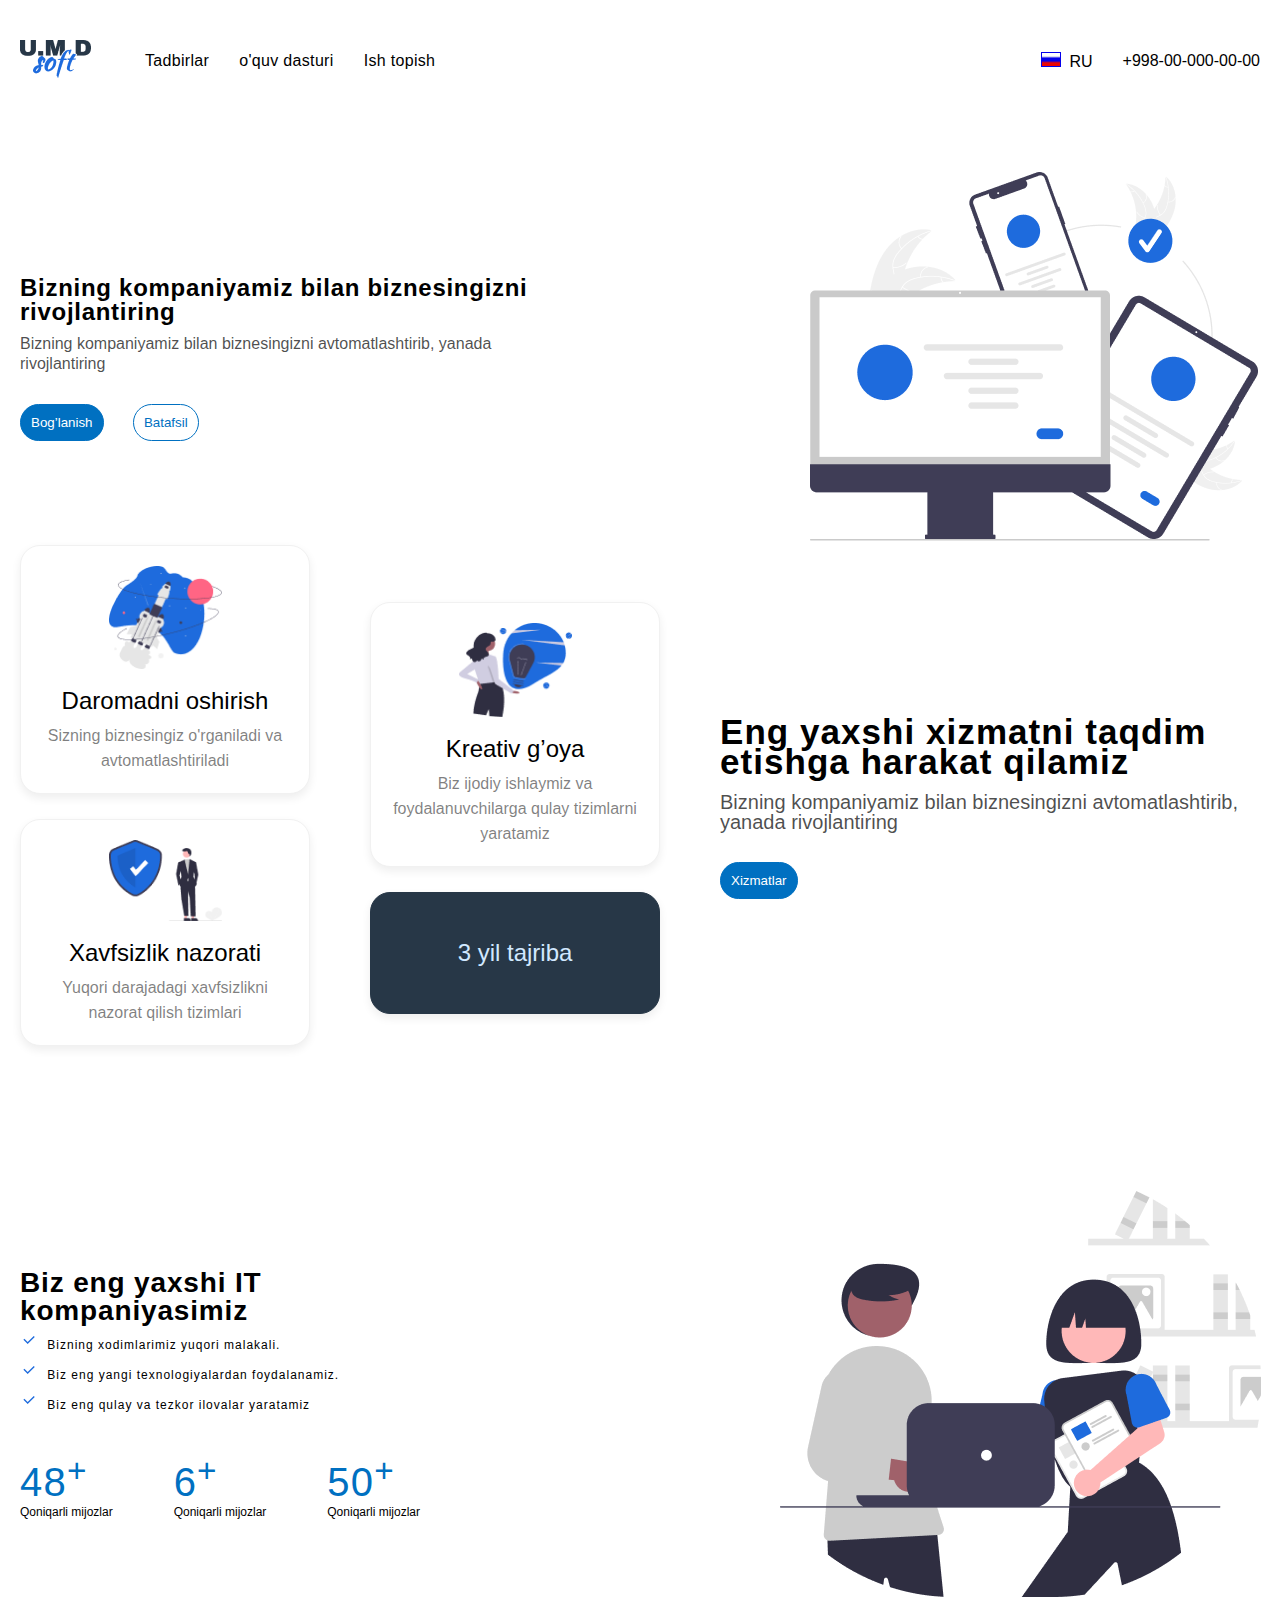
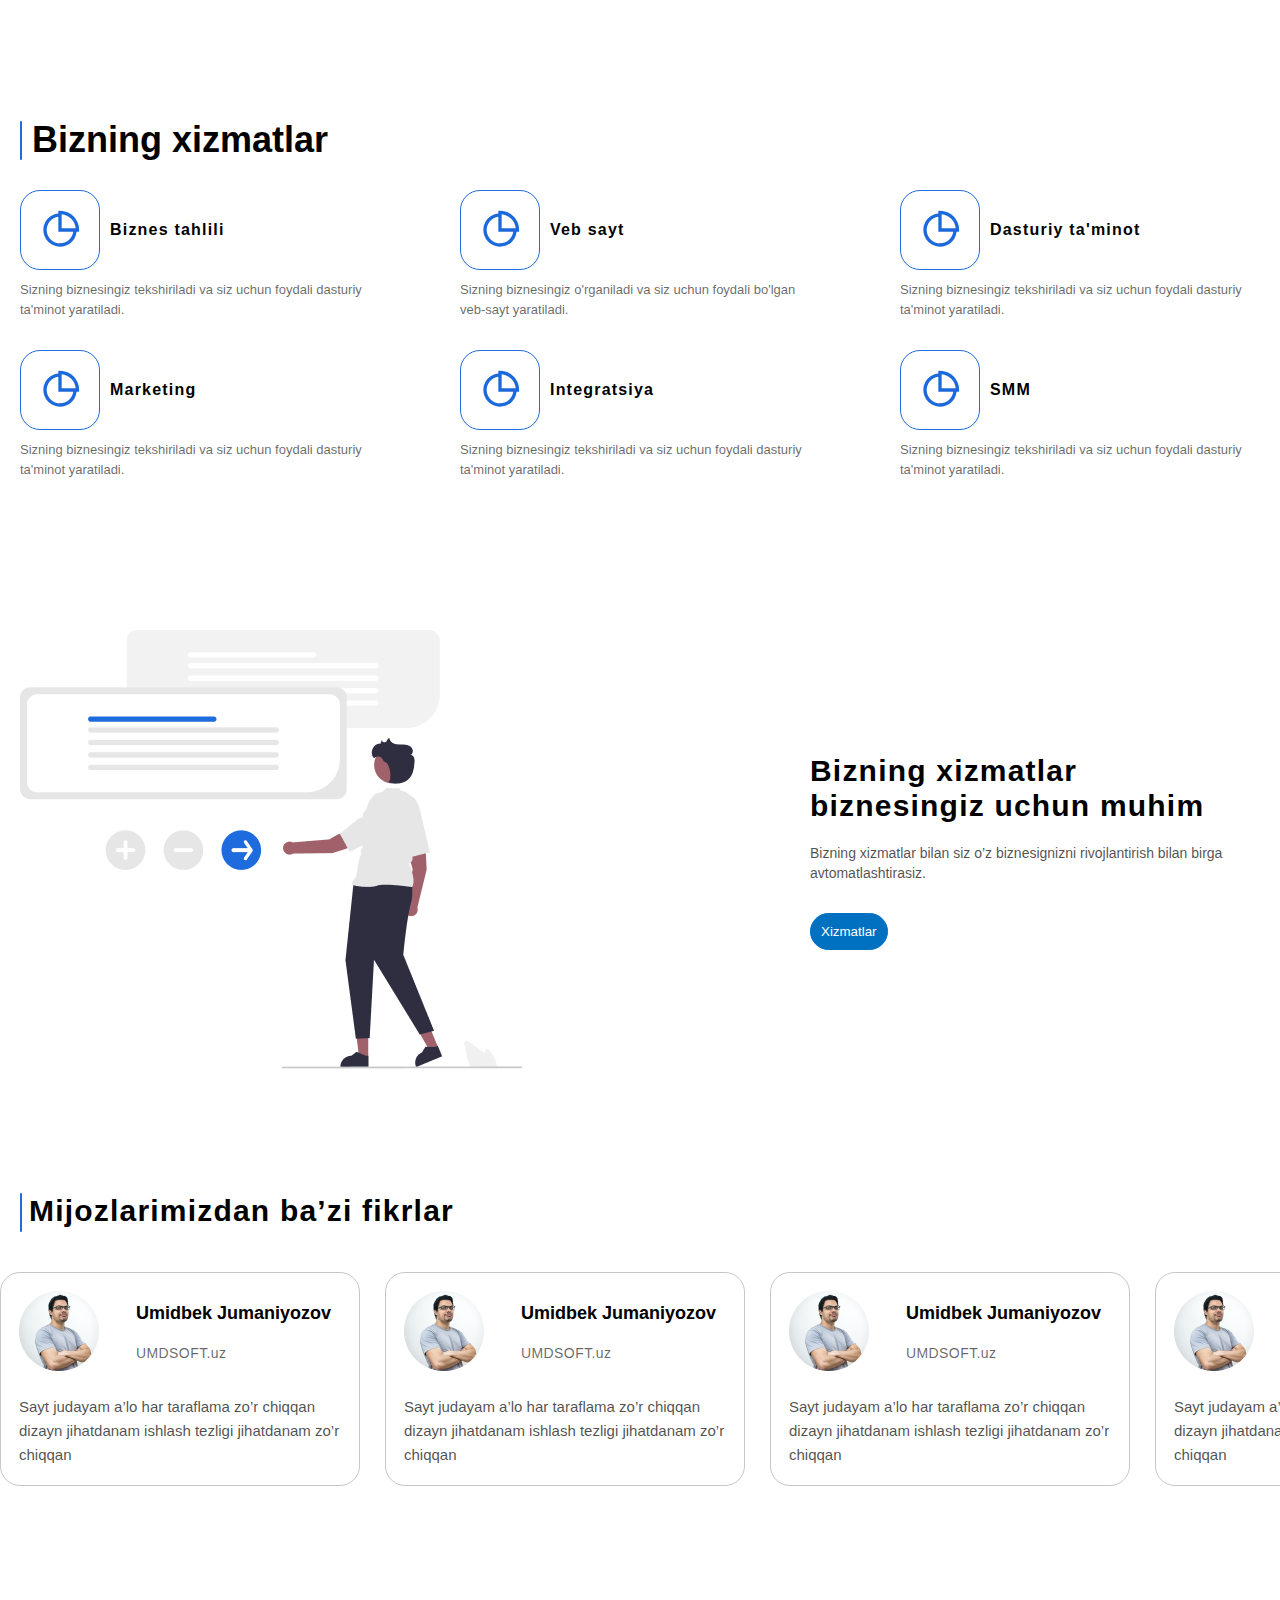
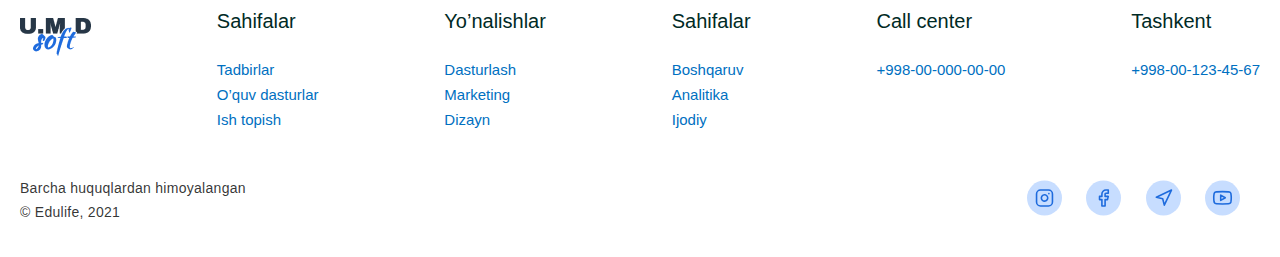
<file: index.html>
<!DOCTYPE html>
<html lang="en">

<head>
    <meta charset="UTF-8">
    <meta http-equiv="X-UA-Compatible" content="IE=edge">
    <meta name="viewport" content="width=device-width, initial-scale=1.0">
    <title>Document</title>
    <link rel="stylesheet" href="style/style.css">
</head>

<body>
    <header>
        <div class="container">
            <div class="header flex">
                <div class="logo flex">
                    <div class="logo-img">
                        <img src="img/logo.png" alt="">
                    </div>
                    <div class="menu">
                        <ul class="flex">
                            <li><a href="">Tadbirlar</a></li>
                            <li><a href="">o'quv dasturi</a></li>
                            <li><a href="">Ish topish</a></li>
                        </ul>
                    </div>
                </div>
                <div class="lang flex">
                    <div class="lang-ru">

                        <span>
                            <svg width="20" height="15" viewBox="0 0 20 15" fill="none"
                                xmlns="http://www.w3.org/2000/svg" xmlns:xlink="http://www.w3.org/1999/xlink">
                                <rect x="0.5" y="0.5" width="19" height="14" fill="url(#pattern0)" stroke="#0501EB" />
                                <defs>
                                    <pattern id="pattern0" patternContentUnits="objectBoundingBox" width="1" height="1">
                                        <use xlink:href="#image0_263_811" transform="scale(0.0015625 0.00208333)" />
                                    </pattern>
                                    <image id="image0_263_811" width="640" height="480"
                                        xlink:href="[data-uri]" />
                                </defs>
                            </svg>
                        </span>
                        RU
                    </div>
                    <div class="nomber">
                        +998-00-000-00-00
                    </div>
                </div>
            </div>
        </div>
    </header>

    <section>
        <div class="container">
            <div class="biznes flex">
                <div class="biznes-left">
                    <h1>
                        Bizning kompaniyamiz bilan biznesingizni rivojlantiring
                    </h1>
                    <p>
                        Bizning kompaniyamiz bilan biznesingizni avtomatlashtirib, yanada rivojlantiring
                    </p>
                    <div class="button">
                        <button>Bog’lanish</button>
                        <button>Batafsil</button>
                    </div>
                </div>
                <div class="biznes-right">
                    <img src="img/left-monitor.png" alt="">
                </div>


            </div>





        </div>
    </section>

    <div class="main">
        <div class="container">
            <div class="main-info flex">
                <div class="main-box">
                    <div class="main-box-top best">
                        <img src="img/main-box-top.png" alt="">
                        <h2>
                            Daromadni oshirish
                        </h2>
                        <p>
                            Sizning biznesingiz o'rganiladi va avtomatlashtiriladi
                        </p>
                    </div>
                    <div class="main-box-bottom best">
                        <img src="img/main-box-bottom.png" alt="">
                        <h2>
                            Xavfsizlik nazorati
                        </h2>
                        <p>
                            Yuqori darajadagi xavfsizlikni nazorat qilish tizimlari
                        </p>
                    </div>
                </div>
                <div class="main-title">
                    <div class="main-title-top best">
                        <img src="img/title-box-top.png" alt="">
                        <h2>
                            Kreativ g’oya
                        </h2>
                        <p>
                            Biz ijodiy ishlaymiz va foydalanuvchilarga qulay tizimlarni yaratamiz
                        </p>
                    </div>
                    <div class="main-title-bottom">
                        <span>
                            3 yil tajriba
                        </span>
                    </div>
                </div>
                <div class="main-text">
                    <h1>
                        Eng yaxshi xizmatni taqdim etishga harakat qilamiz
                    </h1>
                    <p>
                        Bizning kompaniyamiz bilan biznesingizni avtomatlashtirib, yanada rivojlantiring
                    </p>
                    <button>
                        Xizmatlar
                    </button>
                </div>
            </div>
        </div>


    </div>

    <div class="title-use">
        <div class="container">
            <div class="title flex">
                <div class="title-text">
                    <h1>
                        Biz eng yaxshi IT<br>
                        kompaniyasimiz
                    </h1>
                    <span>
                        <p>
                            <svg width="24" height="24" viewBox="0 0 24 24" fill="none"
                                xmlns="http://www.w3.org/2000/svg">
                                <path
                                    d="M9.99999 15.172L19.192 5.979L20.607 7.393L9.99999 18L3.63599 11.636L5.04999 10.222L9.99999 15.172Z"
                                    fill="#1E6BDD" />
                            </svg>

                            Bizning xodimlarimiz yuqori malakali.</p>
                        <p><svg width="24" height="24" viewBox="0 0 24 24" fill="none"
                                xmlns="http://www.w3.org/2000/svg">
                                <path
                                    d="M9.99999 15.172L19.192 5.979L20.607 7.393L9.99999 18L3.63599 11.636L5.04999 10.222L9.99999 15.172Z"
                                    fill="#1E6BDD" />
                            </svg>
                            Biz eng yangi texnologiyalardan foydalanamiz.</p>
                        <p><svg width="24" height="24" viewBox="0 0 24 24" fill="none"
                                xmlns="http://www.w3.org/2000/svg">
                                <path
                                    d="M9.99999 15.172L19.192 5.979L20.607 7.393L9.99999 18L3.63599 11.636L5.04999 10.222L9.99999 15.172Z"
                                    fill="#1E6BDD" />
                            </svg>
                            Biz eng qulay va tezkor ilovalar yaratamiz</p>
                    </span>
                    <div class="title-text-nomber flex">
                        <div>
                            <h1>
                                48<sup>+</sup>
                            </h1>
                            <p>
                                Qoniqarli mijozlar
                            </p>
                        </div>
                        <div>
                            <h1>
                                6<sup>+</sup>
                            </h1>
                            <p>
                                Qoniqarli mijozlar
                            </p>
                        </div>
                        <div>
                            <h1>
                                50<sup>+</sup>
                            </h1>
                            <p>
                                Qoniqarli mijozlar
                            </p>
                        </div>
                    </div>
                </div>
                <div class="title-img">
                    <img src="img/title-img.png" alt="">
                </div>
            </div>

        </div>
    </div>

    <div class="info">
        <div class="container">
            <div class="info-text">
                <h1>
                    <svg width="2" height="39" viewBox="0 0 2 39" fill="none" xmlns="http://www.w3.org/2000/svg">
                        <rect width="2" height="39" rx="1" fill="#1E6BDD" />
                    </svg>

                    Bizning xizmatlar
                </h1>
            </div>
            <div class="info-box flex">
                <div class="info-box-title">
                    <div class="icon flex">
                        <svg width="80" height="80" viewBox="0 0 80 80" fill="none" xmlns="http://www.w3.org/2000/svg">
                            <rect x="0.5" y="0.5" width="79" height="79" rx="19.5" fill="white" stroke="#1E6BDD" />
                            <path
                                d="M38.3334 20.905C38.8834 20.8567 39.4384 20.8334 40 20.8334C50.585 20.8334 59.1667 29.415 59.1667 40C59.1667 40.5617 59.1434 41.1167 59.095 41.6667H56.585C55.7484 50.0884 48.6417 56.6667 40 56.6667C30.795 56.6667 23.3334 49.205 23.3334 40C23.3334 31.3584 29.9117 24.2517 38.3334 23.4167V20.9034V20.905ZM38.3334 41.6667V26.77C34.9712 27.1978 31.8981 28.8898 29.7387 31.5021C27.5792 34.1143 26.4955 37.4508 26.7077 40.8334C26.92 44.216 28.4123 47.3909 30.8813 49.7127C33.3503 52.0346 36.6108 53.3292 40 53.3334C43.2477 53.3333 46.3838 52.1481 48.8196 50C51.2555 47.852 52.8237 44.8889 53.23 41.6667H38.3334ZM55.7467 38.3334C55.3646 34.7299 53.7584 31.3664 51.1961 28.804C48.6337 26.2417 45.2702 24.6355 41.6667 24.2534V38.3334H55.7467Z"
                                fill="#1C69DC" />
                        </svg>
                        <h4>
                            Biznes tahlili
                        </h4>

                    </div>
                    <p>
                        Sizning biznesingiz tekshiriladi va siz uchun foydali dasturiy ta'minot yaratiladi.
                    </p>
                </div>
                <div class="info-box-title">
                    <div class="icon flex">
                        <svg width="80" height="80" viewBox="0 0 80 80" fill="none" xmlns="http://www.w3.org/2000/svg">
                            <rect x="0.5" y="0.5" width="79" height="79" rx="19.5" fill="white" stroke="#1E6BDD" />
                            <path
                                d="M38.3334 20.905C38.8834 20.8567 39.4384 20.8334 40 20.8334C50.585 20.8334 59.1667 29.415 59.1667 40C59.1667 40.5617 59.1434 41.1167 59.095 41.6667H56.585C55.7484 50.0884 48.6417 56.6667 40 56.6667C30.795 56.6667 23.3334 49.205 23.3334 40C23.3334 31.3584 29.9117 24.2517 38.3334 23.4167V20.9034V20.905ZM38.3334 41.6667V26.77C34.9712 27.1978 31.8981 28.8898 29.7387 31.5021C27.5792 34.1143 26.4955 37.4508 26.7077 40.8334C26.92 44.216 28.4123 47.3909 30.8813 49.7127C33.3503 52.0346 36.6108 53.3292 40 53.3334C43.2477 53.3333 46.3838 52.1481 48.8196 50C51.2555 47.852 52.8237 44.8889 53.23 41.6667H38.3334ZM55.7467 38.3334C55.3646 34.7299 53.7584 31.3664 51.1961 28.804C48.6337 26.2417 45.2702 24.6355 41.6667 24.2534V38.3334H55.7467Z"
                                fill="#1C69DC" />
                        </svg>
                        <h4>
                            Veb sayt
                        </h4>

                    </div>
                    <p>
                        Sizning biznesingiz o'rganiladi va siz uchun foydali bo'lgan veb-sayt yaratiladi.
                    </p>
                </div>
                <div class="info-box-title">
                    <div class="icon flex">
                        <svg width="80" height="80" viewBox="0 0 80 80" fill="none" xmlns="http://www.w3.org/2000/svg">
                            <rect x="0.5" y="0.5" width="79" height="79" rx="19.5" fill="white" stroke="#1E6BDD" />
                            <path
                                d="M38.3334 20.905C38.8834 20.8567 39.4384 20.8334 40 20.8334C50.585 20.8334 59.1667 29.415 59.1667 40C59.1667 40.5617 59.1434 41.1167 59.095 41.6667H56.585C55.7484 50.0884 48.6417 56.6667 40 56.6667C30.795 56.6667 23.3334 49.205 23.3334 40C23.3334 31.3584 29.9117 24.2517 38.3334 23.4167V20.9034V20.905ZM38.3334 41.6667V26.77C34.9712 27.1978 31.8981 28.8898 29.7387 31.5021C27.5792 34.1143 26.4955 37.4508 26.7077 40.8334C26.92 44.216 28.4123 47.3909 30.8813 49.7127C33.3503 52.0346 36.6108 53.3292 40 53.3334C43.2477 53.3333 46.3838 52.1481 48.8196 50C51.2555 47.852 52.8237 44.8889 53.23 41.6667H38.3334ZM55.7467 38.3334C55.3646 34.7299 53.7584 31.3664 51.1961 28.804C48.6337 26.2417 45.2702 24.6355 41.6667 24.2534V38.3334H55.7467Z"
                                fill="#1C69DC" />
                        </svg>
                        <h4>
                            Dasturiy ta'minot
                        </h4>

                    </div>
                    <p>
                        Sizning biznesingiz tekshiriladi va siz uchun foydali dasturiy ta'minot yaratiladi.
                    </p>
                </div>
            </div>
            <div class="info-box flex">
                <div class="info-box-title">
                    <div class="icon flex">
                        <svg width="80" height="80" viewBox="0 0 80 80" fill="none" xmlns="http://www.w3.org/2000/svg">
                            <rect x="0.5" y="0.5" width="79" height="79" rx="19.5" fill="white" stroke="#1E6BDD" />
                            <path
                                d="M38.3334 20.905C38.8834 20.8567 39.4384 20.8334 40 20.8334C50.585 20.8334 59.1667 29.415 59.1667 40C59.1667 40.5617 59.1434 41.1167 59.095 41.6667H56.585C55.7484 50.0884 48.6417 56.6667 40 56.6667C30.795 56.6667 23.3334 49.205 23.3334 40C23.3334 31.3584 29.9117 24.2517 38.3334 23.4167V20.9034V20.905ZM38.3334 41.6667V26.77C34.9712 27.1978 31.8981 28.8898 29.7387 31.5021C27.5792 34.1143 26.4955 37.4508 26.7077 40.8334C26.92 44.216 28.4123 47.3909 30.8813 49.7127C33.3503 52.0346 36.6108 53.3292 40 53.3334C43.2477 53.3333 46.3838 52.1481 48.8196 50C51.2555 47.852 52.8237 44.8889 53.23 41.6667H38.3334ZM55.7467 38.3334C55.3646 34.7299 53.7584 31.3664 51.1961 28.804C48.6337 26.2417 45.2702 24.6355 41.6667 24.2534V38.3334H55.7467Z"
                                fill="#1C69DC" />
                        </svg>
                        <h4>
                            Marketing
                        </h4>

                    </div>
                    <p>
                        Sizning biznesingiz tekshiriladi va siz uchun foydali dasturiy ta'minot yaratiladi.
                    </p>
                </div>
                <div class="info-box-title">
                    <div class="icon flex">
                        <svg width="80" height="80" viewBox="0 0 80 80" fill="none" xmlns="http://www.w3.org/2000/svg">
                            <rect x="0.5" y="0.5" width="79" height="79" rx="19.5" fill="white" stroke="#1E6BDD" />
                            <path
                                d="M38.3334 20.905C38.8834 20.8567 39.4384 20.8334 40 20.8334C50.585 20.8334 59.1667 29.415 59.1667 40C59.1667 40.5617 59.1434 41.1167 59.095 41.6667H56.585C55.7484 50.0884 48.6417 56.6667 40 56.6667C30.795 56.6667 23.3334 49.205 23.3334 40C23.3334 31.3584 29.9117 24.2517 38.3334 23.4167V20.9034V20.905ZM38.3334 41.6667V26.77C34.9712 27.1978 31.8981 28.8898 29.7387 31.5021C27.5792 34.1143 26.4955 37.4508 26.7077 40.8334C26.92 44.216 28.4123 47.3909 30.8813 49.7127C33.3503 52.0346 36.6108 53.3292 40 53.3334C43.2477 53.3333 46.3838 52.1481 48.8196 50C51.2555 47.852 52.8237 44.8889 53.23 41.6667H38.3334ZM55.7467 38.3334C55.3646 34.7299 53.7584 31.3664 51.1961 28.804C48.6337 26.2417 45.2702 24.6355 41.6667 24.2534V38.3334H55.7467Z"
                                fill="#1C69DC" />
                        </svg>
                        <h4>Integratsiya
                        </h4>

                    </div>
                    <p>
                        Sizning biznesingiz tekshiriladi va siz uchun foydali dasturiy ta'minot yaratiladi.
                    </p>
                </div>
                <div class="info-box-title">
                    <div class="icon flex">
                        <svg width="80" height="80" viewBox="0 0 80 80" fill="none" xmlns="http://www.w3.org/2000/svg">
                            <rect x="0.5" y="0.5" width="79" height="79" rx="19.5" fill="white" stroke="#1E6BDD" />
                            <path
                                d="M38.3334 20.905C38.8834 20.8567 39.4384 20.8334 40 20.8334C50.585 20.8334 59.1667 29.415 59.1667 40C59.1667 40.5617 59.1434 41.1167 59.095 41.6667H56.585C55.7484 50.0884 48.6417 56.6667 40 56.6667C30.795 56.6667 23.3334 49.205 23.3334 40C23.3334 31.3584 29.9117 24.2517 38.3334 23.4167V20.9034V20.905ZM38.3334 41.6667V26.77C34.9712 27.1978 31.8981 28.8898 29.7387 31.5021C27.5792 34.1143 26.4955 37.4508 26.7077 40.8334C26.92 44.216 28.4123 47.3909 30.8813 49.7127C33.3503 52.0346 36.6108 53.3292 40 53.3334C43.2477 53.3333 46.3838 52.1481 48.8196 50C51.2555 47.852 52.8237 44.8889 53.23 41.6667H38.3334ZM55.7467 38.3334C55.3646 34.7299 53.7584 31.3664 51.1961 28.804C48.6337 26.2417 45.2702 24.6355 41.6667 24.2534V38.3334H55.7467Z"
                                fill="#1C69DC" />
                        </svg>
                        <h4>
                            SMM
                        </h4>

                    </div>
                    <p>
                        Sizning biznesingiz tekshiriladi va siz uchun foydali dasturiy ta'minot yaratiladi.
                    </p>
                </div>
            </div>
            <div class="info-text flex"></div>
        </div>
    </div>

    <div class="user-info ">
        <div class="container">
            <div class="user flex">
                <div class="user-left">
                    <img src="img/user-img.png" alt="">
                </div>
                <div class="user-right">
                    <h1>
                        Bizning xizmatlar biznesingiz uchun muhim
                    </h1>
                    <p>
                        Bizning xizmatlar bilan siz o’z biznesignizni rivojlantirish bilan birga avtomatlashtirasiz.
                    </p>
                    <button>
                        Xizmatlar
                    </button>
                </div>

            </div>
        </div>
    </div>

    <div class="contact-info">
        <div class="contact">
            <div class="container">
                <div class="contact-tex">
                    <h1>
                        <svg width="2" height="39" viewBox="0 0 2 39" fill="none" xmlns="http://www.w3.org/2000/svg">
                            <rect width="2" height="39" rx="1" fill="#1E6BDD" />
                        </svg>

                        Mijozlarimizdan ba’zi fikrlar
                    </h1>
                </div>
            </div>

            <div class="d">

                <div class="contact-infoo">
                    <div class="clos flex">
                        <div>
                            <div class="contact-info-img">
                                <img src="img/contac-img.png" alt="">
                            </div>
                        </div>
                        <div>
                            <h1>
                                Umidbek Jumaniyozov
                            </h1>
                            <p>
                                UMDSOFT.uz
                            </p>
                        </div>
                    </div>
                    <p>
                        Sayt judayam a’lo har taraflama zo’r chiqqan dizayn jihatdanam ishlash tezligi jihatdanam
                        zo’r
                        chiqqan
                    </p>
                </div>
                <div class="contact-infoo">
                    <div class="clos flex">
                        <div>
                            <div class="contact-info-img">
                                <img src="img/contac-img.png" alt="">
                            </div>
                        </div>
                        <div>
                            <h1>
                                Umidbek Jumaniyozov
                            </h1>
                            <p>
                                UMDSOFT.uz
                            </p>
                        </div>
                    </div>
                    <p>
                        Sayt judayam a’lo har taraflama zo’r chiqqan dizayn jihatdanam ishlash tezligi jihatdanam
                        zo’r
                        chiqqan
                    </p>
                </div>
                <div class="contact-infoo">
                    <div class="clos flex">
                        <div>
                            <div class="contact-info-img">
                                <img src="img/contac-img.png" alt="">
                            </div>
                        </div>
                        <div>
                            <h1>
                                Umidbek Jumaniyozov
                            </h1>
                            <p>
                                UMDSOFT.uz
                            </p>
                        </div>
                    </div>
                    <p>
                        Sayt judayam a’lo har taraflama zo’r chiqqan dizayn jihatdanam ishlash tezligi jihatdanam
                        zo’r
                        chiqqan
                    </p>
                </div>
                <div class="contact-infoo">
                    <div class="clos flex">
                        <div>
                            <div class="contact-info-img">
                                <img src="img/contac-img.png" alt="">
                            </div>
                        </div>
                        <div>
                            <h1>
                                Umidbek Jumaniyozov
                            </h1>
                            <p>
                                UMDSOFT.uz
                            </p>
                        </div>
                    </div>
                    <p>
                        Sayt judayam a’lo har taraflama zo’r chiqqan dizayn jihatdanam ishlash tezligi jihatdanam
                        zo’r
                        chiqqan
                    </p>
                </div>
                <div class="contact-infoo">
                    <div class="clos flex">
                        <div>
                            <div class="contact-info-img">
                                <img src="img/contac-img.png" alt="">
                            </div>
                        </div>
                        <div>
                            <h1>
                                Umidbek Jumaniyozov
                            </h1>
                            <p>
                                UMDSOFT.uz
                            </p>
                        </div>
                    </div>
                    <p>
                        Sayt judayam a’lo har taraflama zo’r chiqqan dizayn jihatdanam ishlash tezligi jihatdanam
                        zo’r
                        chiqqan
                    </p>
                </div>
                <div class="contact-infoo">
                    <div class="clos flex">
                        <div>
                            <div class="contact-info-img">
                                <img src="img/contac-img.png" alt="">
                            </div>
                        </div>
                        <div>
                            <h1>
                                Umidbek Jumaniyozov
                            </h1>
                            <p>
                                UMDSOFT.uz
                            </p>
                        </div>
                    </div>
                    <p>
                        Sayt judayam a’lo har taraflama zo’r chiqqan dizayn jihatdanam ishlash tezligi jihatdanam
                        zo’r
                        chiqqan
                    </p>
                </div>
                <div class="contact-infoo">
                    <div class="clos flex">
                        <div>
                            <div class="contact-info-img">
                                <img src="img/contac-img.png" alt="">
                            </div>
                        </div>
                        <div>
                            <h1>
                                Umidbek Jumaniyozov
                            </h1>
                            <p>
                                UMDSOFT.uz
                            </p>
                        </div>
                    </div>
                    <p>
                        Sayt judayam a’lo har taraflama zo’r chiqqan dizayn jihatdanam ishlash tezligi jihatdanam
                        zo’r
                        chiqqan
                    </p>
                </div>

            </div>

        </div>
    </div>
    <footer>
        <div class="container">
            <div class="footer">

                <div class="footer-info flex">
                    <div class="footer-info-img">
                        <img src="img/logo.png" alt="">
                    </div>
                    <div class="footer-info-box">
                        <h1>
                            Sahifalar
                        </h1>
                        <p>Tadbirlar</p>
                        <p>O’quv dasturlar</p>
                        <p>Ish topish</p>
                    </div>
                    <div class="footer-info-box">
                        <h1>
                            Yo’nalishlar

                        </h1>
                        <p>Dasturlash</p>
                        <p>Marketing</p>
                        <p>Dizayn</p>
                    </div>
                    <div class="footer-info-box">
                        <h1>
                            Sahifalar
                        </h1>
                        <p>Boshqaruv</p>
                        <p>Analitika</p>
                        <p>Ijodiy</p>
                    </div>
                    <div class="footer-info-box">
                        <h1>
                            Call center
                        </h1>
                        <p>+998-00-000-00-00</p>
                    </div>
                    <div class="footer-info-box">
                        <h1>
                            Tashkent
                        </h1>
                        <p>+998-00-123-45-67</p>
                    </div>
                </div>
                <div class="footer-bottom flex">    
                    <div class="footer-bottom-lef">
                        <p>Barcha huquqlardan himoyalangan</p>
                        <p>© Edulife, 2021</p>
                    </div>
                    <div class="footer-bottom-rig">
                        <span><svg width="44" height="44" viewBox="0 0 44 44" fill="none"
                                xmlns="http://www.w3.org/2000/svg">
                                <rect width="44" height="44" rx="22" fill="#C7DDFF" />
                                <path
                                    d="M27 12H17C14.2386 12 12 14.2386 12 17V27C12 29.7614 14.2386 32 17 32H27C29.7614 32 32 29.7614 32 27V17C32 14.2386 29.7614 12 27 12Z"
                                    stroke="#1E6BDD" stroke-width="2" stroke-linecap="round" stroke-linejoin="round" />
                                <path
                                    d="M26 21.37C26.1234 22.2022 25.9813 23.0522 25.5938 23.799C25.2063 24.5458 24.5932 25.1514 23.8416 25.5297C23.0901 25.9079 22.2385 26.0396 21.4078 25.9059C20.5771 25.7723 19.8098 25.3801 19.2149 24.7852C18.6199 24.1902 18.2277 23.4229 18.0941 22.5922C17.9604 21.7615 18.0921 20.9099 18.4703 20.1584C18.8486 19.4069 19.4542 18.7937 20.201 18.4062C20.9478 18.0187 21.7978 17.8766 22.63 18C23.4789 18.1259 24.2649 18.5215 24.8717 19.1283C25.4785 19.7351 25.8741 20.5211 26 21.37Z"
                                    stroke="#1E6BDD" stroke-width="2" stroke-linecap="round" stroke-linejoin="round" />
                                <path d="M27.5 16.5H27.51" stroke="#1E6BDD" stroke-width="2" stroke-linecap="round"
                                    stroke-linejoin="round" />
                            </svg>
                        </span>
                        <span><svg width="44" height="44" viewBox="0 0 44 44" fill="none"
                                xmlns="http://www.w3.org/2000/svg">
                                <rect width="44" height="44" rx="22" fill="#C7DDFF" />
                                <path
                                    d="M28 12H25C23.6739 12 22.4021 12.5268 21.4645 13.4645C20.5268 14.4021 20 15.6739 20 17V20H17V24H20V32H24V24H27L28 20H24V17C24 16.7348 24.1054 16.4804 24.2929 16.2929C24.4804 16.1054 24.7348 16 25 16H28V12Z"
                                    stroke="#1E6BDD" stroke-width="2" stroke-linecap="round" stroke-linejoin="round" />
                            </svg>
                        </span>
                        <span><svg width="44" height="44" viewBox="0 0 44 44" fill="none" xmlns="http://www.w3.org/2000/svg">
                            <rect width="44" height="44" rx="22" fill="#C7DDFF"/>
                            <path d="M13 21L32 12L23 31L21 23L13 21Z" stroke="#1E6BDD" stroke-width="2" stroke-linecap="round" stroke-linejoin="round"/>
                            </svg>
                            </span>
                            <span><svg width="44" height="44" viewBox="0 0 44 44" fill="none" xmlns="http://www.w3.org/2000/svg">
                                <rect width="44" height="44" rx="22" fill="#C7DDFF"/>
                                <path d="M32.54 16.42C32.4212 15.9454 32.1793 15.5106 31.8386 15.1594C31.498 14.8082 31.0707 14.5532 30.6 14.42C28.88 14 22 14 22 14C22 14 15.12 14 13.4 14.46C12.9292 14.5932 12.502 14.8482 12.1613 15.1994C11.8207 15.5506 11.5788 15.9854 11.46 16.46C11.1452 18.2056 10.9912 19.9763 11 21.75C10.9888 23.537 11.1428 25.3213 11.46 27.08C11.591 27.5398 11.8383 27.9581 12.1781 28.2945C12.518 28.6308 12.9388 28.8738 13.4 29C15.12 29.46 22 29.46 22 29.46C22 29.46 28.88 29.46 30.6 29C31.0707 28.8668 31.498 28.6118 31.8386 28.2606C32.1793 27.9094 32.4212 27.4746 32.54 27C32.8524 25.2676 33.0063 23.5103 33 21.75C33.0112 19.963 32.8572 18.1787 32.54 16.42V16.42Z" stroke="#1E6BDD" stroke-width="2" stroke-linecap="round" stroke-linejoin="round"/>
                                <path d="M19.75 25.02L25.5 21.75L19.75 18.48V25.02Z" stroke="#1E6BDD" stroke-width="2" stroke-linecap="round" stroke-linejoin="round"/>
                                </svg>
                                </span>
                    </div>

                </div>


            </div>
        </div>
    </footer>












</body>

</html>
</file>
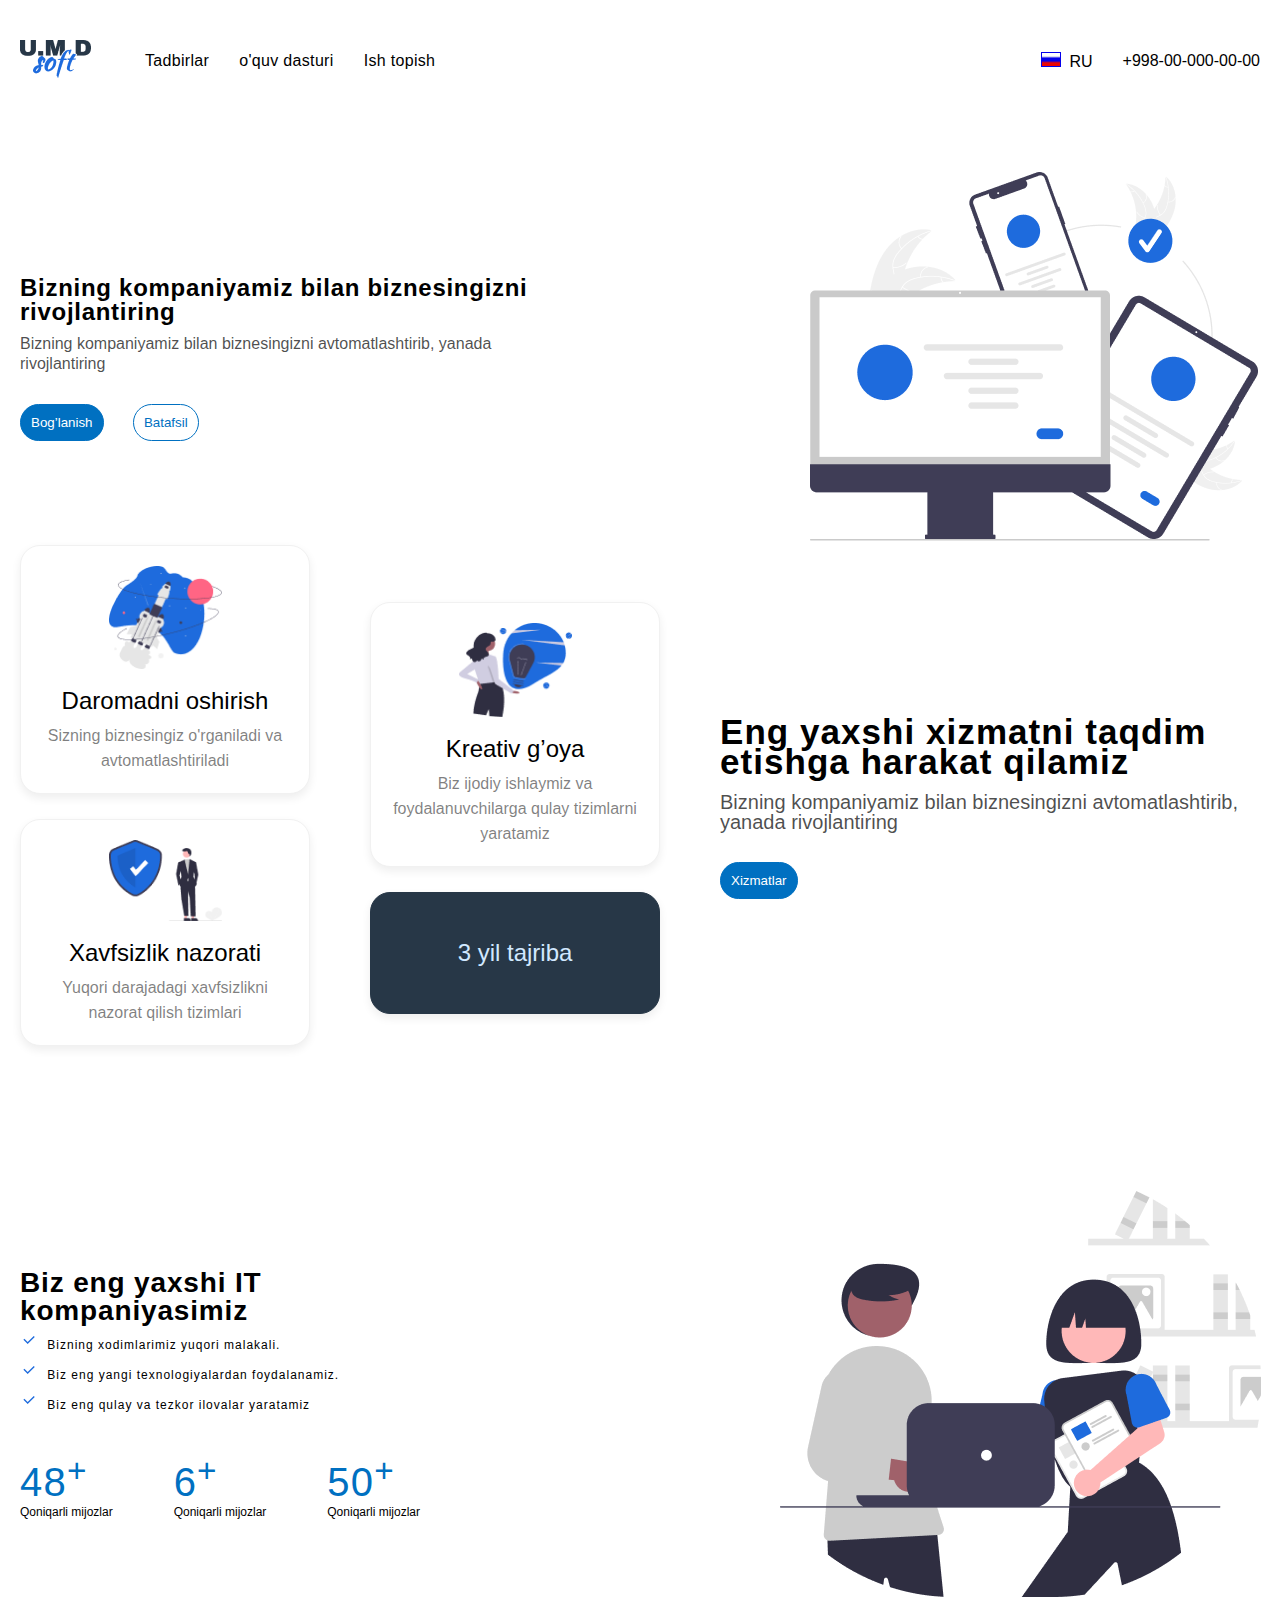
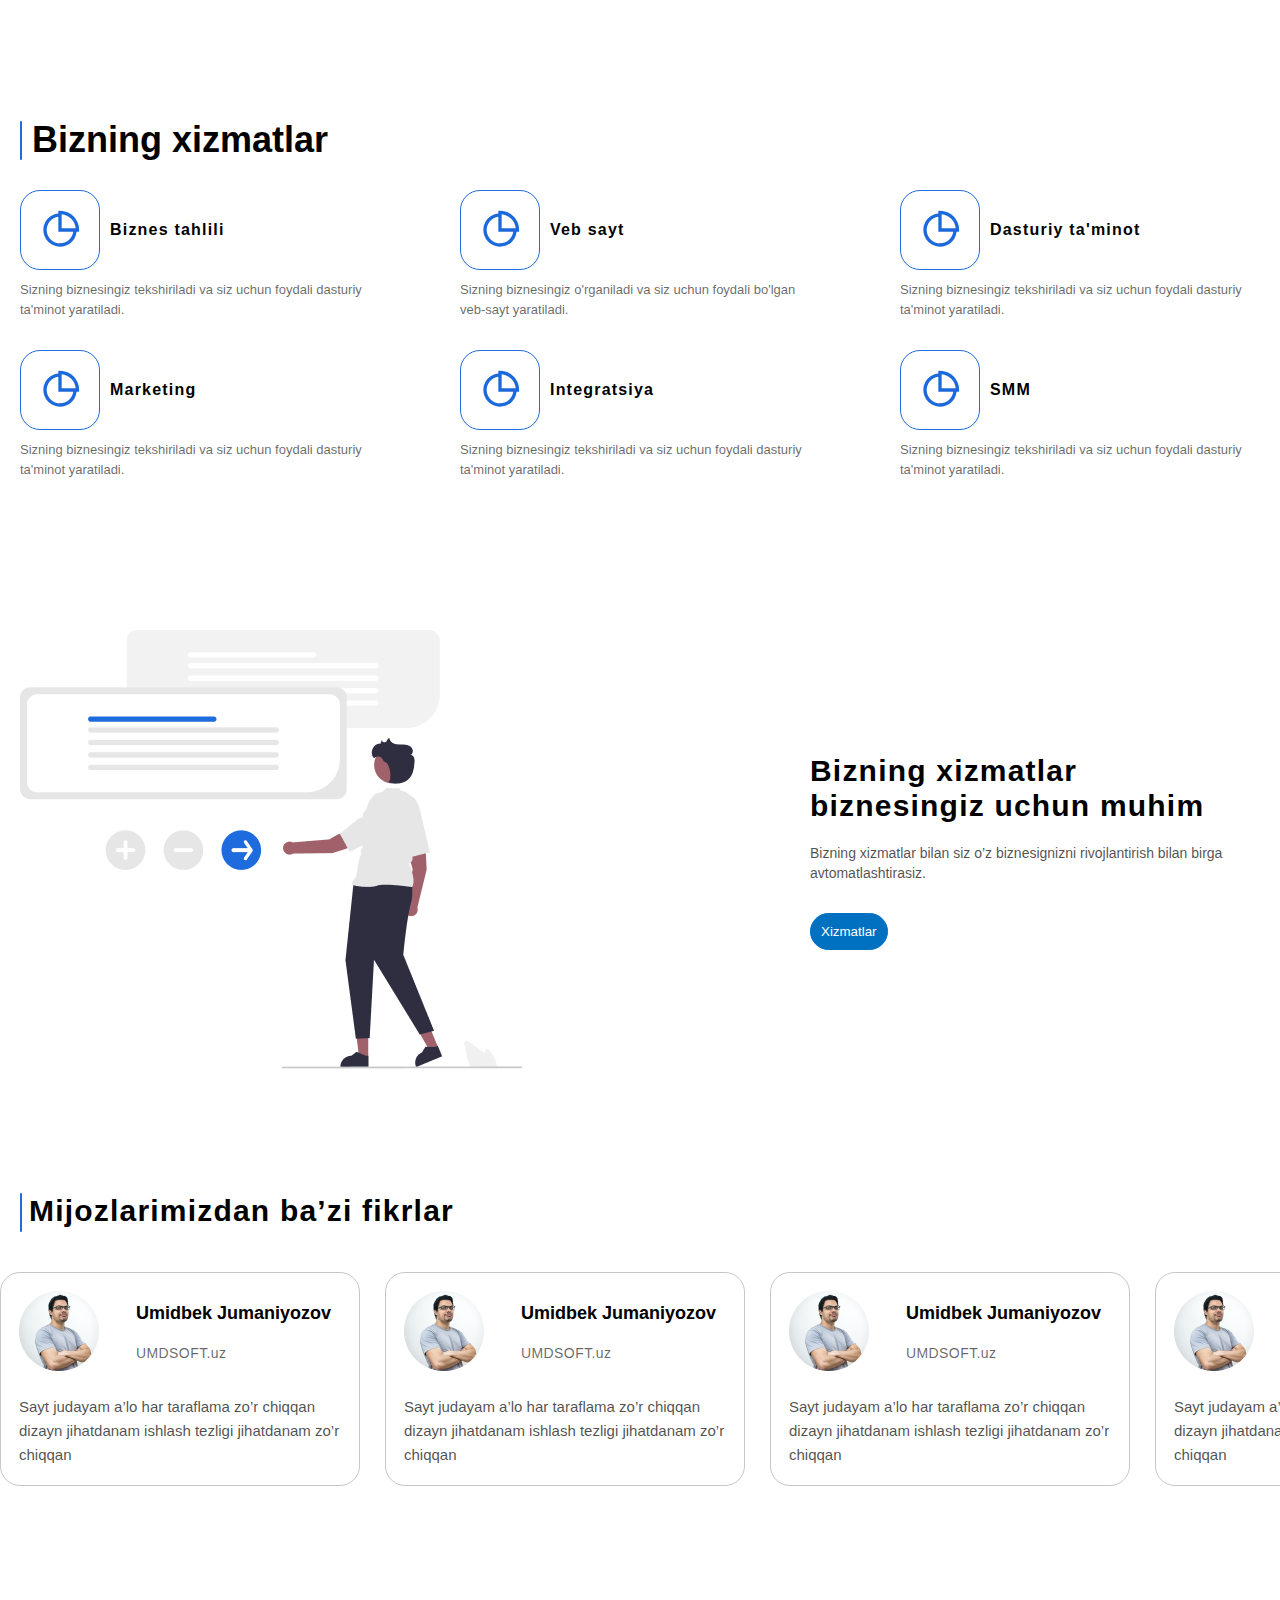
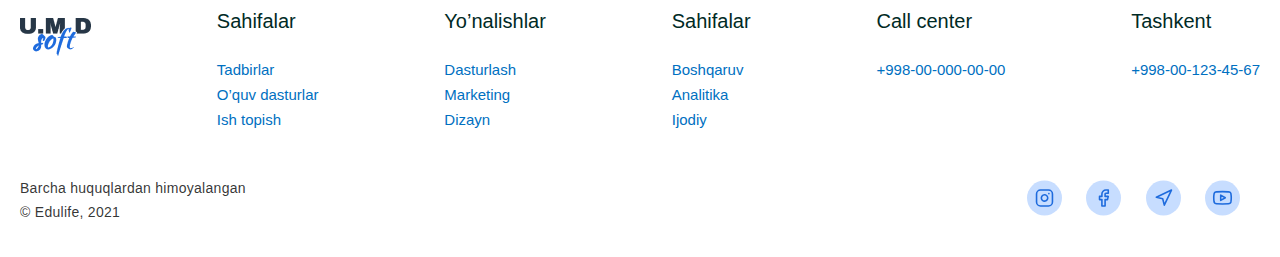
<file: 1 page/index.html>
<!DOCTYPE html>
<html lang="en">

<head>
    <meta charset="UTF-8">
    <meta http-equiv="X-UA-Compatible" content="IE=edge">
    <meta name="viewport" content="width=device-width, initial-scale=1.0">
    <title>Document</title>
    <link rel="stylesheet" href="style/style.css">
</head>

<body>
    <header>
        <div class="container">
            <div class="header flex">
                <div class="logo flex">
                    <div class="logo-img">
                        <img src="img/logo.png" alt="">
                    </div>
                    <div class="menu">
                        <ul class="flex">
                            <li><a href="index.html">Tadbirlar</a></li>
                            <li><a href="../2 page/index.html">o'quv dasturi</a></li>
                            <li><a href="../3page/indrex.html">Ish topish</a></li>
                        </ul>
                    </div>
                </div>
                <div class="lang flex">
                    <div class="lang-ru">

                        <span>
                            <svg width="20" height="15" viewBox="0 0 20 15" fill="none"
                                xmlns="http://www.w3.org/2000/svg" xmlns:xlink="http://www.w3.org/1999/xlink">
                                <rect x="0.5" y="0.5" width="19" height="14" fill="url(#pattern0)" stroke="#0501EB" />
                                <defs>
                                    <pattern id="pattern0" patternContentUnits="objectBoundingBox" width="1" height="1">
                                        <use xlink:href="#image0_263_811" transform="scale(0.0015625 0.00208333)" />
                                    </pattern>
                                    <image id="image0_263_811" width="640" height="480"
                                        xlink:href="[data-uri]" />
                                </defs>
                            </svg>
                        </span>
                        RU
                    </div>
                    <div class="nomber">
                        +998-00-000-00-00
                    </div>
                </div>
            </div>
        </div>
    </header>

    <section>
        <div class="container">
            <div class="biznes flex">
                <div class="biznes-left">
                    <h1>
                        Bizning kompaniyamiz bilan biznesingizni rivojlantiring
                    </h1>
                    <p>
                        Bizning kompaniyamiz bilan biznesingizni avtomatlashtirib, yanada rivojlantiring
                    </p>
                    <div class="button">
                        <button>Bog’lanish</button>
                        <button>Batafsil</button>
                    </div>
                </div>
                <div class="biznes-right">
                    <img src="img/left-monitor.png" alt="">
                </div>


            </div>





        </div>
    </section>

    <div class="main">
        <div class="container">
            <div class="main-info flex">
                <div class="main-box">
                    <div class="main-box-top best">
                        <img src="img/main-box-top.png" alt="">
                        <h2>
                            Daromadni oshirish
                        </h2>
                        <p>
                            Sizning biznesingiz o'rganiladi va avtomatlashtiriladi
                        </p>
                    </div>
                    <div class="main-box-bottom best">
                        <img src="img/main-box-bottom.png" alt="">
                        <h2>
                            Xavfsizlik nazorati
                        </h2>
                        <p>
                            Yuqori darajadagi xavfsizlikni nazorat qilish tizimlari
                        </p>
                    </div>
                </div>
                <div class="main-title">
                    <div class="main-title-top best">
                        <img src="img/title-box-top.png" alt="">
                        <h2>
                            Kreativ g’oya
                        </h2>
                        <p>
                            Biz ijodiy ishlaymiz va foydalanuvchilarga qulay tizimlarni yaratamiz
                        </p>
                    </div>
                    <div class="main-title-bottom">
                        <span>
                            3 yil tajriba
                        </span>
                    </div>
                </div>
                <div class="main-text">
                    <h1>
                        Eng yaxshi xizmatni taqdim etishga harakat qilamiz
                    </h1>
                    <p>
                        Bizning kompaniyamiz bilan biznesingizni avtomatlashtirib, yanada rivojlantiring
                    </p>
                    <button>
                        Xizmatlar
                    </button>
                </div>
            </div>
        </div>


    </div>

    <div class="title-use">
        <div class="container">
            <div class="title flex">
                <div class="title-text">
                    <h1>
                        Biz eng yaxshi IT<br>
                        kompaniyasimiz
                    </h1>
                    <span>
                        <p>
                            <svg width="24" height="24" viewBox="0 0 24 24" fill="none"
                                xmlns="http://www.w3.org/2000/svg">
                                <path
                                    d="M9.99999 15.172L19.192 5.979L20.607 7.393L9.99999 18L3.63599 11.636L5.04999 10.222L9.99999 15.172Z"
                                    fill="#1E6BDD" />
                            </svg>

                            Bizning xodimlarimiz yuqori malakali.</p>
                        <p><svg width="24" height="24" viewBox="0 0 24 24" fill="none"
                                xmlns="http://www.w3.org/2000/svg">
                                <path
                                    d="M9.99999 15.172L19.192 5.979L20.607 7.393L9.99999 18L3.63599 11.636L5.04999 10.222L9.99999 15.172Z"
                                    fill="#1E6BDD" />
                            </svg>
                            Biz eng yangi texnologiyalardan foydalanamiz.</p>
                        <p><svg width="24" height="24" viewBox="0 0 24 24" fill="none"
                                xmlns="http://www.w3.org/2000/svg">
                                <path
                                    d="M9.99999 15.172L19.192 5.979L20.607 7.393L9.99999 18L3.63599 11.636L5.04999 10.222L9.99999 15.172Z"
                                    fill="#1E6BDD" />
                            </svg>
                            Biz eng qulay va tezkor ilovalar yaratamiz</p>
                    </span>
                    <div class="title-text-nomber flex">
                        <div>
                            <h1>
                                48<sup>+</sup>
                            </h1>
                            <p>
                                Qoniqarli mijozlar
                            </p>
                        </div>
                        <div>
                            <h1>
                                6<sup>+</sup>
                            </h1>
                            <p>
                                Qoniqarli mijozlar
                            </p>
                        </div>
                        <div>
                            <h1>
                                50<sup>+</sup>
                            </h1>
                            <p>
                                Qoniqarli mijozlar
                            </p>
                        </div>
                    </div>
                </div>
                <div class="title-img">
                    <img src="img/title-img.png" alt="">
                </div>
            </div>

        </div>
    </div>

    <div class="info">
        <div class="container">
            <div class="info-text">
                <h1>
                    <svg width="2" height="39" viewBox="0 0 2 39" fill="none" xmlns="http://www.w3.org/2000/svg">
                        <rect width="2" height="39" rx="1" fill="#1E6BDD" />
                    </svg>

                    Bizning xizmatlar
                </h1>
            </div>
            <div class="info-box flex">
                <div class="info-box-title">
                    <div class="icon flex">
                        <svg width="80" height="80" viewBox="0 0 80 80" fill="none" xmlns="http://www.w3.org/2000/svg">
                            <rect x="0.5" y="0.5" width="79" height="79" rx="19.5" fill="white" stroke="#1E6BDD" />
                            <path
                                d="M38.3334 20.905C38.8834 20.8567 39.4384 20.8334 40 20.8334C50.585 20.8334 59.1667 29.415 59.1667 40C59.1667 40.5617 59.1434 41.1167 59.095 41.6667H56.585C55.7484 50.0884 48.6417 56.6667 40 56.6667C30.795 56.6667 23.3334 49.205 23.3334 40C23.3334 31.3584 29.9117 24.2517 38.3334 23.4167V20.9034V20.905ZM38.3334 41.6667V26.77C34.9712 27.1978 31.8981 28.8898 29.7387 31.5021C27.5792 34.1143 26.4955 37.4508 26.7077 40.8334C26.92 44.216 28.4123 47.3909 30.8813 49.7127C33.3503 52.0346 36.6108 53.3292 40 53.3334C43.2477 53.3333 46.3838 52.1481 48.8196 50C51.2555 47.852 52.8237 44.8889 53.23 41.6667H38.3334ZM55.7467 38.3334C55.3646 34.7299 53.7584 31.3664 51.1961 28.804C48.6337 26.2417 45.2702 24.6355 41.6667 24.2534V38.3334H55.7467Z"
                                fill="#1C69DC" />
                        </svg>
                        <h4>
                            Biznes tahlili
                        </h4>

                    </div>
                    <p>
                        Sizning biznesingiz tekshiriladi va siz uchun foydali dasturiy ta'minot yaratiladi.
                    </p>
                </div>
                <div class="info-box-title">
                    <div class="icon flex">
                        <svg width="80" height="80" viewBox="0 0 80 80" fill="none" xmlns="http://www.w3.org/2000/svg">
                            <rect x="0.5" y="0.5" width="79" height="79" rx="19.5" fill="white" stroke="#1E6BDD" />
                            <path
                                d="M38.3334 20.905C38.8834 20.8567 39.4384 20.8334 40 20.8334C50.585 20.8334 59.1667 29.415 59.1667 40C59.1667 40.5617 59.1434 41.1167 59.095 41.6667H56.585C55.7484 50.0884 48.6417 56.6667 40 56.6667C30.795 56.6667 23.3334 49.205 23.3334 40C23.3334 31.3584 29.9117 24.2517 38.3334 23.4167V20.9034V20.905ZM38.3334 41.6667V26.77C34.9712 27.1978 31.8981 28.8898 29.7387 31.5021C27.5792 34.1143 26.4955 37.4508 26.7077 40.8334C26.92 44.216 28.4123 47.3909 30.8813 49.7127C33.3503 52.0346 36.6108 53.3292 40 53.3334C43.2477 53.3333 46.3838 52.1481 48.8196 50C51.2555 47.852 52.8237 44.8889 53.23 41.6667H38.3334ZM55.7467 38.3334C55.3646 34.7299 53.7584 31.3664 51.1961 28.804C48.6337 26.2417 45.2702 24.6355 41.6667 24.2534V38.3334H55.7467Z"
                                fill="#1C69DC" />
                        </svg>
                        <h4>
                            Veb sayt
                        </h4>

                    </div>
                    <p>
                        Sizning biznesingiz o'rganiladi va siz uchun foydali bo'lgan veb-sayt yaratiladi.
                    </p>
                </div>
                <div class="info-box-title">
                    <div class="icon flex">
                        <svg width="80" height="80" viewBox="0 0 80 80" fill="none" xmlns="http://www.w3.org/2000/svg">
                            <rect x="0.5" y="0.5" width="79" height="79" rx="19.5" fill="white" stroke="#1E6BDD" />
                            <path
                                d="M38.3334 20.905C38.8834 20.8567 39.4384 20.8334 40 20.8334C50.585 20.8334 59.1667 29.415 59.1667 40C59.1667 40.5617 59.1434 41.1167 59.095 41.6667H56.585C55.7484 50.0884 48.6417 56.6667 40 56.6667C30.795 56.6667 23.3334 49.205 23.3334 40C23.3334 31.3584 29.9117 24.2517 38.3334 23.4167V20.9034V20.905ZM38.3334 41.6667V26.77C34.9712 27.1978 31.8981 28.8898 29.7387 31.5021C27.5792 34.1143 26.4955 37.4508 26.7077 40.8334C26.92 44.216 28.4123 47.3909 30.8813 49.7127C33.3503 52.0346 36.6108 53.3292 40 53.3334C43.2477 53.3333 46.3838 52.1481 48.8196 50C51.2555 47.852 52.8237 44.8889 53.23 41.6667H38.3334ZM55.7467 38.3334C55.3646 34.7299 53.7584 31.3664 51.1961 28.804C48.6337 26.2417 45.2702 24.6355 41.6667 24.2534V38.3334H55.7467Z"
                                fill="#1C69DC" />
                        </svg>
                        <h4>
                            Dasturiy ta'minot
                        </h4>

                    </div>
                    <p>
                        Sizning biznesingiz tekshiriladi va siz uchun foydali dasturiy ta'minot yaratiladi.
                    </p>
                </div>
            </div>
            <div class="info-box flex">
                <div class="info-box-title">
                    <div class="icon flex">
                        <svg width="80" height="80" viewBox="0 0 80 80" fill="none" xmlns="http://www.w3.org/2000/svg">
                            <rect x="0.5" y="0.5" width="79" height="79" rx="19.5" fill="white" stroke="#1E6BDD" />
                            <path
                                d="M38.3334 20.905C38.8834 20.8567 39.4384 20.8334 40 20.8334C50.585 20.8334 59.1667 29.415 59.1667 40C59.1667 40.5617 59.1434 41.1167 59.095 41.6667H56.585C55.7484 50.0884 48.6417 56.6667 40 56.6667C30.795 56.6667 23.3334 49.205 23.3334 40C23.3334 31.3584 29.9117 24.2517 38.3334 23.4167V20.9034V20.905ZM38.3334 41.6667V26.77C34.9712 27.1978 31.8981 28.8898 29.7387 31.5021C27.5792 34.1143 26.4955 37.4508 26.7077 40.8334C26.92 44.216 28.4123 47.3909 30.8813 49.7127C33.3503 52.0346 36.6108 53.3292 40 53.3334C43.2477 53.3333 46.3838 52.1481 48.8196 50C51.2555 47.852 52.8237 44.8889 53.23 41.6667H38.3334ZM55.7467 38.3334C55.3646 34.7299 53.7584 31.3664 51.1961 28.804C48.6337 26.2417 45.2702 24.6355 41.6667 24.2534V38.3334H55.7467Z"
                                fill="#1C69DC" />
                        </svg>
                        <h4>
                            Marketing
                        </h4>

                    </div>
                    <p>
                        Sizning biznesingiz tekshiriladi va siz uchun foydali dasturiy ta'minot yaratiladi.
                    </p>
                </div>
                <div class="info-box-title">
                    <div class="icon flex">
                        <svg width="80" height="80" viewBox="0 0 80 80" fill="none" xmlns="http://www.w3.org/2000/svg">
                            <rect x="0.5" y="0.5" width="79" height="79" rx="19.5" fill="white" stroke="#1E6BDD" />
                            <path
                                d="M38.3334 20.905C38.8834 20.8567 39.4384 20.8334 40 20.8334C50.585 20.8334 59.1667 29.415 59.1667 40C59.1667 40.5617 59.1434 41.1167 59.095 41.6667H56.585C55.7484 50.0884 48.6417 56.6667 40 56.6667C30.795 56.6667 23.3334 49.205 23.3334 40C23.3334 31.3584 29.9117 24.2517 38.3334 23.4167V20.9034V20.905ZM38.3334 41.6667V26.77C34.9712 27.1978 31.8981 28.8898 29.7387 31.5021C27.5792 34.1143 26.4955 37.4508 26.7077 40.8334C26.92 44.216 28.4123 47.3909 30.8813 49.7127C33.3503 52.0346 36.6108 53.3292 40 53.3334C43.2477 53.3333 46.3838 52.1481 48.8196 50C51.2555 47.852 52.8237 44.8889 53.23 41.6667H38.3334ZM55.7467 38.3334C55.3646 34.7299 53.7584 31.3664 51.1961 28.804C48.6337 26.2417 45.2702 24.6355 41.6667 24.2534V38.3334H55.7467Z"
                                fill="#1C69DC" />
                        </svg>
                        <h4>Integratsiya
                        </h4>

                    </div>
                    <p>
                        Sizning biznesingiz tekshiriladi va siz uchun foydali dasturiy ta'minot yaratiladi.
                    </p>
                </div>
                <div class="info-box-title">
                    <div class="icon flex">
                        <svg width="80" height="80" viewBox="0 0 80 80" fill="none" xmlns="http://www.w3.org/2000/svg">
                            <rect x="0.5" y="0.5" width="79" height="79" rx="19.5" fill="white" stroke="#1E6BDD" />
                            <path
                                d="M38.3334 20.905C38.8834 20.8567 39.4384 20.8334 40 20.8334C50.585 20.8334 59.1667 29.415 59.1667 40C59.1667 40.5617 59.1434 41.1167 59.095 41.6667H56.585C55.7484 50.0884 48.6417 56.6667 40 56.6667C30.795 56.6667 23.3334 49.205 23.3334 40C23.3334 31.3584 29.9117 24.2517 38.3334 23.4167V20.9034V20.905ZM38.3334 41.6667V26.77C34.9712 27.1978 31.8981 28.8898 29.7387 31.5021C27.5792 34.1143 26.4955 37.4508 26.7077 40.8334C26.92 44.216 28.4123 47.3909 30.8813 49.7127C33.3503 52.0346 36.6108 53.3292 40 53.3334C43.2477 53.3333 46.3838 52.1481 48.8196 50C51.2555 47.852 52.8237 44.8889 53.23 41.6667H38.3334ZM55.7467 38.3334C55.3646 34.7299 53.7584 31.3664 51.1961 28.804C48.6337 26.2417 45.2702 24.6355 41.6667 24.2534V38.3334H55.7467Z"
                                fill="#1C69DC" />
                        </svg>
                        <h4>
                            SMM
                        </h4>

                    </div>
                    <p>
                        Sizning biznesingiz tekshiriladi va siz uchun foydali dasturiy ta'minot yaratiladi.
                    </p>
                </div>
            </div>
            <div class="info-text flex"></div>
        </div>
    </div>

    <div class="user-info ">
        <div class="container">
            <div class="user flex">
                <div class="user-left">
                    <img src="img/user-img.png" alt="">
                </div>
                <div class="user-right">
                    <h1>
                        Bizning xizmatlar biznesingiz uchun muhim
                    </h1>
                    <p>
                        Bizning xizmatlar bilan siz o’z biznesignizni rivojlantirish bilan birga avtomatlashtirasiz.
                    </p>
                    <button>
                        Xizmatlar
                    </button>
                </div>

            </div>
        </div>
    </div>

    <div class="contact-info">
        <div class="contact">
            <div class="container">
                <div class="contact-tex">
                    <h1>
                        <svg width="2" height="39" viewBox="0 0 2 39" fill="none" xmlns="http://www.w3.org/2000/svg">
                            <rect width="2" height="39" rx="1" fill="#1E6BDD" />
                        </svg>

                        Mijozlarimizdan ba’zi fikrlar
                    </h1>
                </div>
            </div>

            <div class="d">

                <div class="contact-infoo">
                    <div class="clos flex">
                        <div>
                            <div class="contact-info-img">
                                <img src="img/contac-img.png" alt="">
                            </div>
                        </div>
                        <div>
                            <h1>
                                Umidbek Jumaniyozov
                            </h1>
                            <p>
                                UMDSOFT.uz
                            </p>
                        </div>
                    </div>
                    <p>
                        Sayt judayam a’lo har taraflama zo’r chiqqan dizayn jihatdanam ishlash tezligi jihatdanam
                        zo’r
                        chiqqan
                    </p>
                </div>
                <div class="contact-infoo">
                    <div class="clos flex">
                        <div>
                            <div class="contact-info-img">
                                <img src="img/contac-img.png" alt="">
                            </div>
                        </div>
                        <div>
                            <h1>
                                Umidbek Jumaniyozov
                            </h1>
                            <p>
                                UMDSOFT.uz
                            </p>
                        </div>
                    </div>
                    <p>
                        Sayt judayam a’lo har taraflama zo’r chiqqan dizayn jihatdanam ishlash tezligi jihatdanam
                        zo’r
                        chiqqan
                    </p>
                </div>
                <div class="contact-infoo">
                    <div class="clos flex">
                        <div>
                            <div class="contact-info-img">
                                <img src="img/contac-img.png" alt="">
                            </div>
                        </div>
                        <div>
                            <h1>
                                Umidbek Jumaniyozov
                            </h1>
                            <p>
                                UMDSOFT.uz
                            </p>
                        </div>
                    </div>
                    <p>
                        Sayt judayam a’lo har taraflama zo’r chiqqan dizayn jihatdanam ishlash tezligi jihatdanam
                        zo’r
                        chiqqan
                    </p>
                </div>
                <div class="contact-infoo">
                    <div class="clos flex">
                        <div>
                            <div class="contact-info-img">
                                <img src="img/contac-img.png" alt="">
                            </div>
                        </div>
                        <div>
                            <h1>
                                Umidbek Jumaniyozov
                            </h1>
                            <p>
                                UMDSOFT.uz
                            </p>
                        </div>
                    </div>
                    <p>
                        Sayt judayam a’lo har taraflama zo’r chiqqan dizayn jihatdanam ishlash tezligi jihatdanam
                        zo’r
                        chiqqan
                    </p>
                </div>
                <div class="contact-infoo">
                    <div class="clos flex">
                        <div>
                            <div class="contact-info-img">
                                <img src="img/contac-img.png" alt="">
                            </div>
                        </div>
                        <div>
                            <h1>
                                Umidbek Jumaniyozov
                            </h1>
                            <p>
                                UMDSOFT.uz
                            </p>
                        </div>
                    </div>
                    <p>
                        Sayt judayam a’lo har taraflama zo’r chiqqan dizayn jihatdanam ishlash tezligi jihatdanam
                        zo’r
                        chiqqan
                    </p>
                </div>
                <div class="contact-infoo">
                    <div class="clos flex">
                        <div>
                            <div class="contact-info-img">
                                <img src="img/contac-img.png" alt="">
                            </div>
                        </div>
                        <div>
                            <h1>
                                Umidbek Jumaniyozov
                            </h1>
                            <p>
                                UMDSOFT.uz
                            </p>
                        </div>
                    </div>
                    <p>
                        Sayt judayam a’lo har taraflama zo’r chiqqan dizayn jihatdanam ishlash tezligi jihatdanam
                        zo’r
                        chiqqan
                    </p>
                </div>
                <div class="contact-infoo">
                    <div class="clos flex">
                        <div>
                            <div class="contact-info-img">
                                <img src="img/contac-img.png" alt="">
                            </div>
                        </div>
                        <div>
                            <h1>
                                Umidbek Jumaniyozov
                            </h1>
                            <p>
                                UMDSOFT.uz
                            </p>
                        </div>
                    </div>
                    <p>
                        Sayt judayam a’lo har taraflama zo’r chiqqan dizayn jihatdanam ishlash tezligi jihatdanam
                        zo’r
                        chiqqan
                    </p>
                </div>

            </div>

        </div>
    </div>
    <footer>
        <div class="container">
            <div class="footer">

                <div class="footer-info flex">
                    <div class="footer-info-img">
                        <img src="img/logo.png" alt="">
                    </div>
                    <div class="footer-info-box">
                        <h1>
                            Sahifalar
                        </h1>
                        <p>Tadbirlar</p>
                        <p>O’quv dasturlar</p>
                        <p>Ish topish</p>
                    </div>
                    <div class="footer-info-box">
                        <h1>
                            Yo’nalishlar

                        </h1>
                        <p>Dasturlash</p>
                        <p>Marketing</p>
                        <p>Dizayn</p>
                    </div>
                    <div class="footer-info-box">
                        <h1>
                            Sahifalar
                        </h1>
                        <p>Boshqaruv</p>
                        <p>Analitika</p>
                        <p>Ijodiy</p>
                    </div>
                    <div class="footer-info-box">
                        <h1>
                            Call center
                        </h1>
                        <p>+998-00-000-00-00</p>
                    </div>
                    <div class="footer-info-box">
                        <h1>
                            Tashkent
                        </h1>
                        <p>+998-00-123-45-67</p>
                    </div>
                </div>
                <div class="footer-bottom flex">    
                    <div class="footer-bottom-lef">
                        <p>Barcha huquqlardan himoyalangan</p>
                        <p>© Edulife, 2021</p>
                    </div>
                    <div class="footer-bottom-rig">
                        <span><svg width="44" height="44" viewBox="0 0 44 44" fill="none"
                                xmlns="http://www.w3.org/2000/svg">
                                <rect width="44" height="44" rx="22" fill="#C7DDFF" />
                                <path
                                    d="M27 12H17C14.2386 12 12 14.2386 12 17V27C12 29.7614 14.2386 32 17 32H27C29.7614 32 32 29.7614 32 27V17C32 14.2386 29.7614 12 27 12Z"
                                    stroke="#1E6BDD" stroke-width="2" stroke-linecap="round" stroke-linejoin="round" />
                                <path
                                    d="M26 21.37C26.1234 22.2022 25.9813 23.0522 25.5938 23.799C25.2063 24.5458 24.5932 25.1514 23.8416 25.5297C23.0901 25.9079 22.2385 26.0396 21.4078 25.9059C20.5771 25.7723 19.8098 25.3801 19.2149 24.7852C18.6199 24.1902 18.2277 23.4229 18.0941 22.5922C17.9604 21.7615 18.0921 20.9099 18.4703 20.1584C18.8486 19.4069 19.4542 18.7937 20.201 18.4062C20.9478 18.0187 21.7978 17.8766 22.63 18C23.4789 18.1259 24.2649 18.5215 24.8717 19.1283C25.4785 19.7351 25.8741 20.5211 26 21.37Z"
                                    stroke="#1E6BDD" stroke-width="2" stroke-linecap="round" stroke-linejoin="round" />
                                <path d="M27.5 16.5H27.51" stroke="#1E6BDD" stroke-width="2" stroke-linecap="round"
                                    stroke-linejoin="round" />
                            </svg>
                        </span>
                        <span><svg width="44" height="44" viewBox="0 0 44 44" fill="none"
                                xmlns="http://www.w3.org/2000/svg">
                                <rect width="44" height="44" rx="22" fill="#C7DDFF" />
                                <path
                                    d="M28 12H25C23.6739 12 22.4021 12.5268 21.4645 13.4645C20.5268 14.4021 20 15.6739 20 17V20H17V24H20V32H24V24H27L28 20H24V17C24 16.7348 24.1054 16.4804 24.2929 16.2929C24.4804 16.1054 24.7348 16 25 16H28V12Z"
                                    stroke="#1E6BDD" stroke-width="2" stroke-linecap="round" stroke-linejoin="round" />
                            </svg>
                        </span>
                        <span><svg width="44" height="44" viewBox="0 0 44 44" fill="none" xmlns="http://www.w3.org/2000/svg">
                            <rect width="44" height="44" rx="22" fill="#C7DDFF"/>
                            <path d="M13 21L32 12L23 31L21 23L13 21Z" stroke="#1E6BDD" stroke-width="2" stroke-linecap="round" stroke-linejoin="round"/>
                            </svg>
                            </span>
                            <span><svg width="44" height="44" viewBox="0 0 44 44" fill="none" xmlns="http://www.w3.org/2000/svg">
                                <rect width="44" height="44" rx="22" fill="#C7DDFF"/>
                                <path d="M32.54 16.42C32.4212 15.9454 32.1793 15.5106 31.8386 15.1594C31.498 14.8082 31.0707 14.5532 30.6 14.42C28.88 14 22 14 22 14C22 14 15.12 14 13.4 14.46C12.9292 14.5932 12.502 14.8482 12.1613 15.1994C11.8207 15.5506 11.5788 15.9854 11.46 16.46C11.1452 18.2056 10.9912 19.9763 11 21.75C10.9888 23.537 11.1428 25.3213 11.46 27.08C11.591 27.5398 11.8383 27.9581 12.1781 28.2945C12.518 28.6308 12.9388 28.8738 13.4 29C15.12 29.46 22 29.46 22 29.46C22 29.46 28.88 29.46 30.6 29C31.0707 28.8668 31.498 28.6118 31.8386 28.2606C32.1793 27.9094 32.4212 27.4746 32.54 27C32.8524 25.2676 33.0063 23.5103 33 21.75C33.0112 19.963 32.8572 18.1787 32.54 16.42V16.42Z" stroke="#1E6BDD" stroke-width="2" stroke-linecap="round" stroke-linejoin="round"/>
                                <path d="M19.75 25.02L25.5 21.75L19.75 18.48V25.02Z" stroke="#1E6BDD" stroke-width="2" stroke-linecap="round" stroke-linejoin="round"/>
                                </svg>
                                </span>
                    </div>

                </div>


            </div>
        </div>
    </footer>












</body>

</html>
</file>
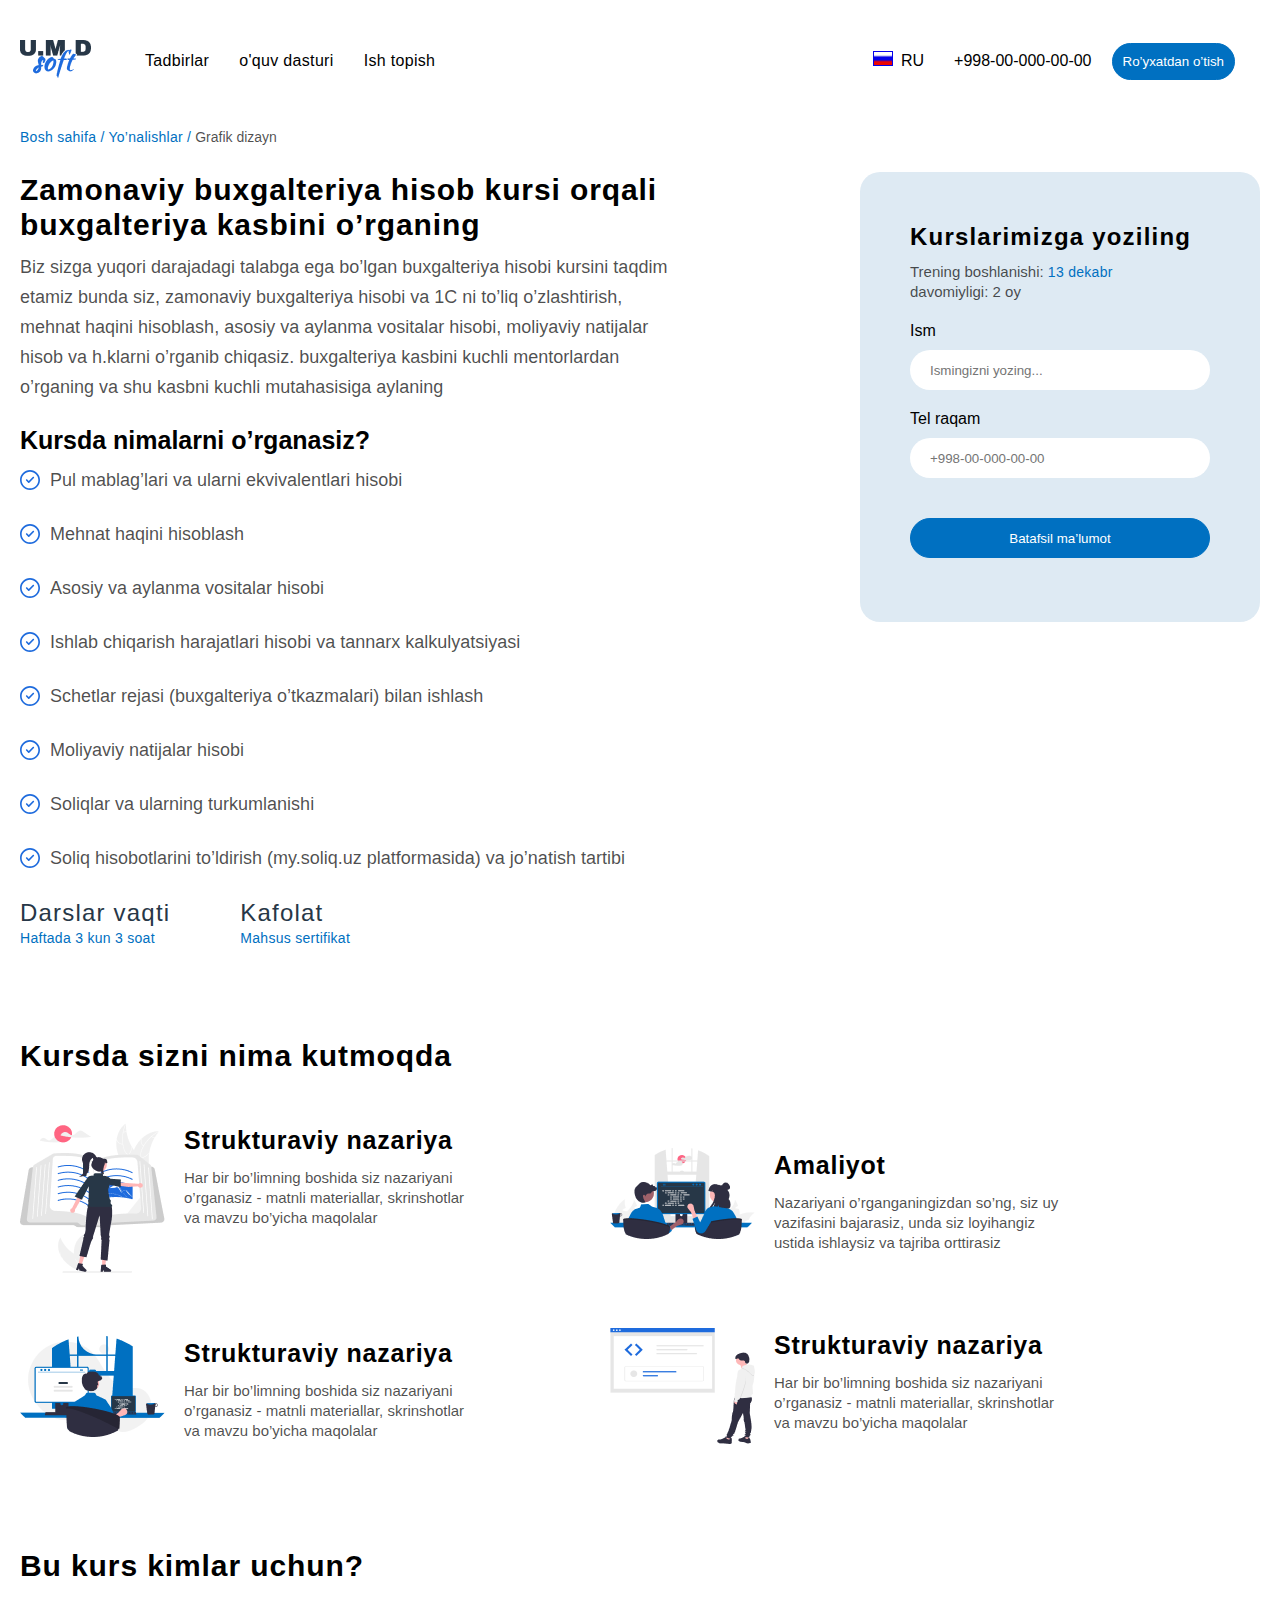
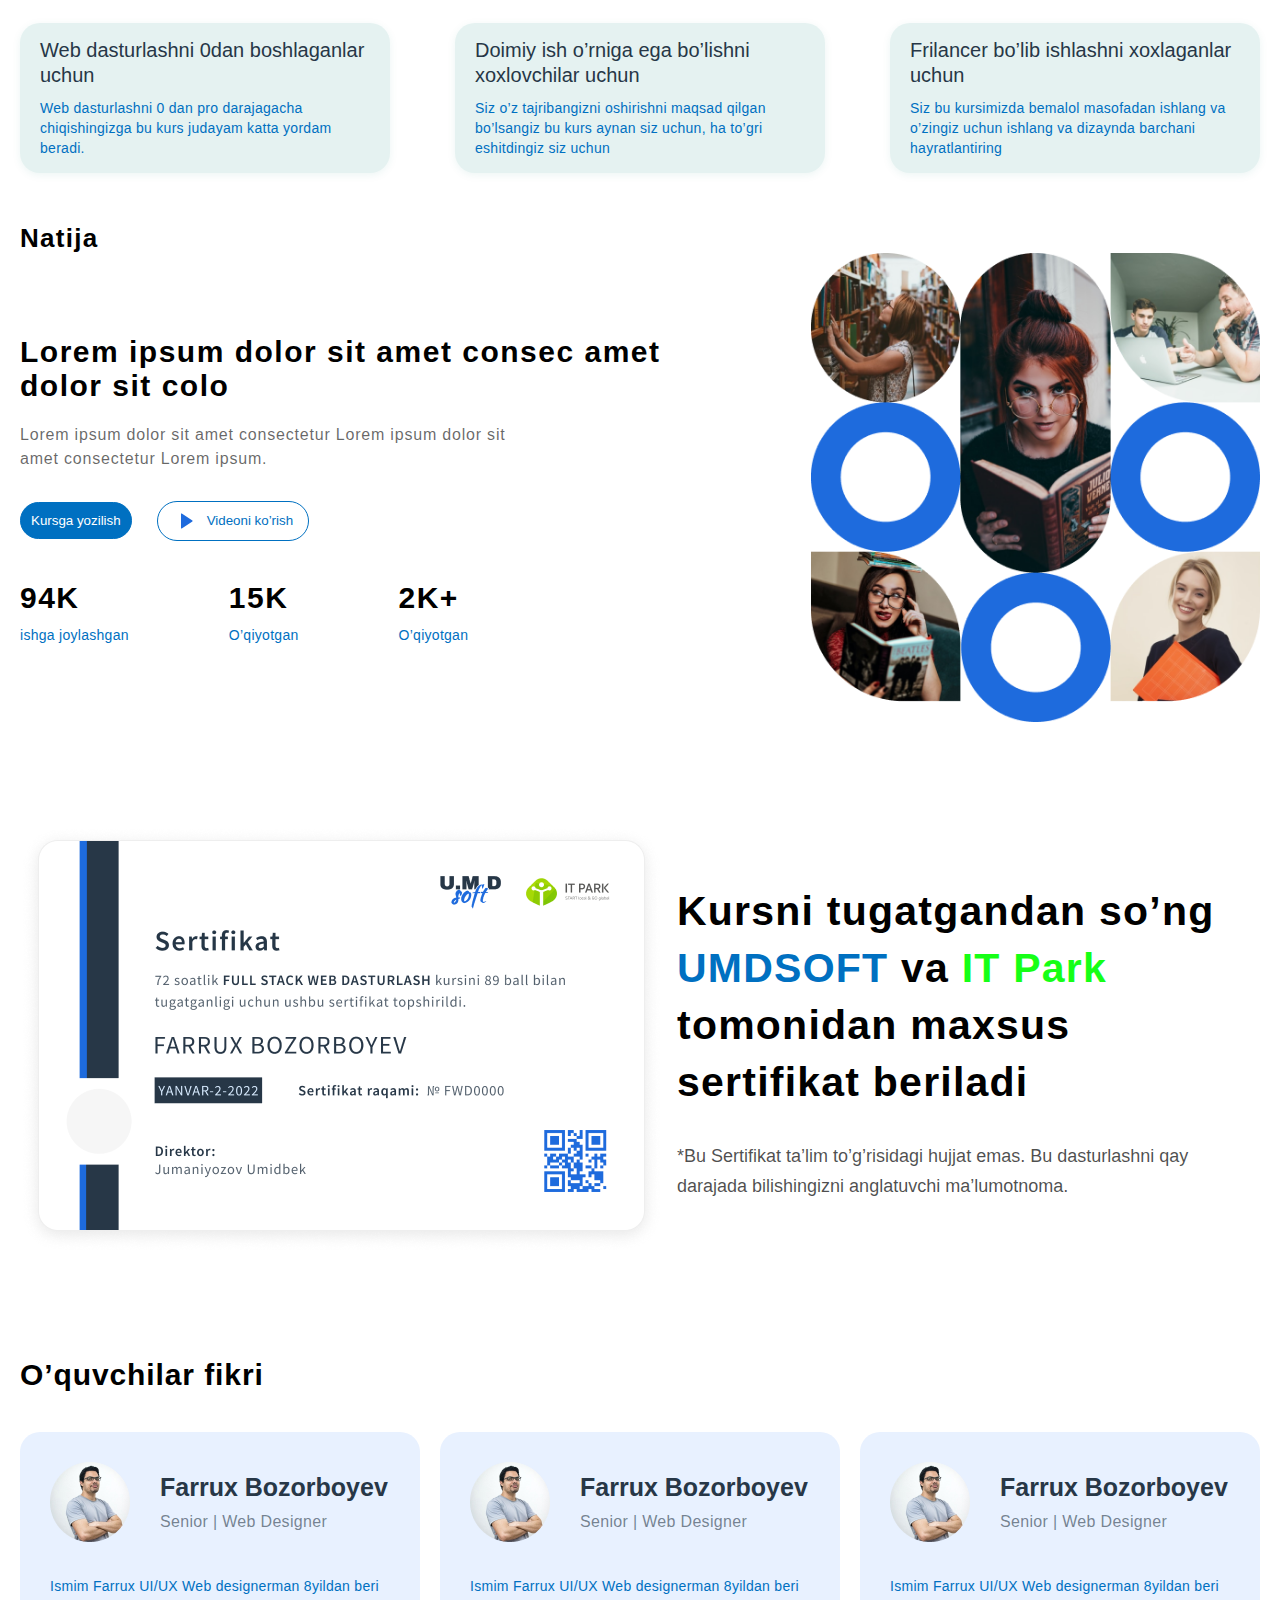
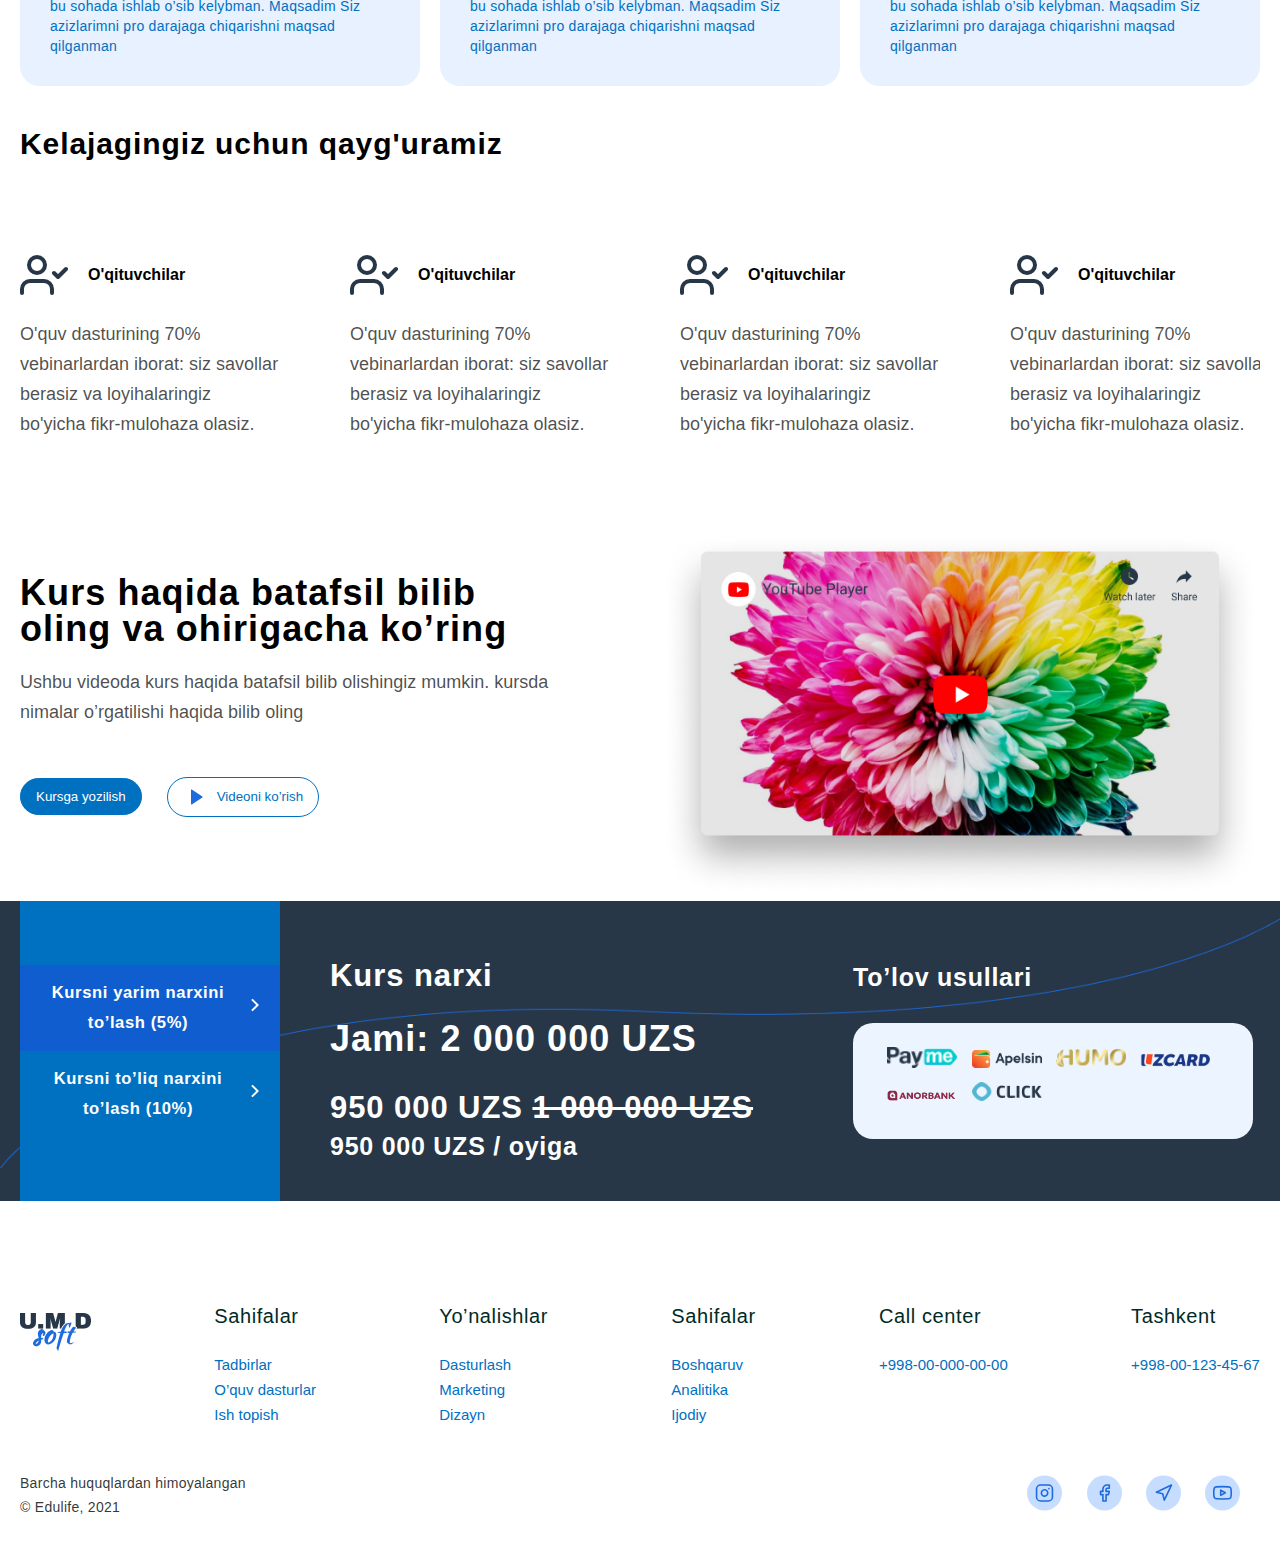
<file: 2 page/index.html>
<!DOCTYPE html>
<html lang="en">

<head>
    <meta charset="UTF-8">
    <meta http-equiv="X-UA-Compatible" content="IE=edge">
    <meta name="viewport" content="width=device-width, initial-scale=1.0">
    <title>Document</title>
    <link rel="stylesheet" href="style/style.css">
</head>

<body>
    <header>
        <div class="container">
            <div class="header flex">
                <div class="logo flex">
                    <div class="logo-img">
                        <img src="img/logo.png" alt="">
                    </div>
                    <div class="menu">
                        <ul class="flex">
                            <li><a href="">Tadbirlar</a></li>
                            <li><a href="">o'quv dasturi</a></li>
                            <li><a href="">Ish topish</a></li>
                        </ul>
                    </div>
                </div>
                <div class="lang flex">
                    <div class="lang-ru">

                        <span>
                            <svg width="20" height="15" viewBox="0 0 20 15" fill="none"
                                xmlns="http://www.w3.org/2000/svg" xmlns:xlink="http://www.w3.org/1999/xlink">
                                <rect x="0.5" y="0.5" width="19" height="14" fill="url(#pattern0)" stroke="#0501EB" />
                                <defs>
                                    <pattern id="pattern0" patternContentUnits="objectBoundingBox" width="1" height="1">
                                        <use xlink:href="#image0_263_811" transform="scale(0.0015625 0.00208333)" />
                                    </pattern>
                                    <image id="image0_263_811" width="640" height="480"
                                        xlink:href="[data-uri]" />
                                </defs>
                            </svg>
                        </span>
                        RU
                    </div>
                    <div class="nomber">
                        +998-00-000-00-00
                    </div>
                    <button>
                        Ro’yxatdan o’tish
                    </button>
                </div>
            </div>
        </div>
    </header>

    <div class="info">
        <div class="container">
            <div class="info-text">
                <div class="info-text-top">
                    <p>
                        <span>Bosh sahifa /</span>
                        <span>Yo’nalishlar /</span>
                        Grafik dizayn
                    </p>
                </div>
                <div class="info-text-botom flex">
                    <div class="info-text-botom-left">
                        <h1>
                            Zamonaviy buxgalteriya hisob kursi orqali buxgalteriya kasbini o’rganing
                        </h1>
                        <p>
                            Biz sizga yuqori darajadagi talabga ega bo’lgan buxgalteriya hisobi kursini taqdim etamiz
                            bunda siz, zamonaviy buxgalteriya hisobi va 1C ni to’liq o’zlashtirish, mehnat haqini
                            hisoblash, asosiy va aylanma vositalar hisobi, moliyaviy natijalar hisob va h.klarni
                            o’rganib chiqasiz. buxgalteriya kasbini kuchli mentorlardan o’rganing va shu kasbni kuchli
                            mutahasisiga aylaning
                        </p>
                        <h3>
                            Kursda nimalarni o’rganasiz?
                        </h3>
                        <p>
                            <svg width="24" height="24" viewBox="0 0 24 24" fill="none"
                                xmlns="http://www.w3.org/2000/svg">
                                <path fill-rule="evenodd" clip-rule="evenodd"
                                    d="M22 12C22 17.5228 17.5228 22 12 22C6.47715 22 2 17.5228 2 12C2 6.47715 6.47715 2 12 2C17.5228 2 22 6.47715 22 12ZM24 12C24 18.6274 18.6274 24 12 24C5.37258 24 0 18.6274 0 12C0 5.37258 5.37258 0 12 0C18.6274 0 24 5.37258 24 12ZM16.7071 9.70711C17.0976 9.31658 17.0976 8.68342 16.7071 8.29289C16.3166 7.90237 15.6834 7.90237 15.2929 8.29289L10.5 13.0858L8.70709 11.2929C8.31656 10.9024 7.6834 10.9024 7.29287 11.2929C6.90235 11.6834 6.90235 12.3166 7.29287 12.7071L9.79287 15.2071C10.1834 15.5976 10.8166 15.5976 11.2071 15.2071L16.7071 9.70711Z"
                                    fill="#1E6BDD" />
                            </svg>
                            Pul mablag’lari va ularni ekvivalentlari hisobi
                        </p>
                        <p>
                            <svg width="24" height="24" viewBox="0 0 24 24" fill="none"
                                xmlns="http://www.w3.org/2000/svg">
                                <path fill-rule="evenodd" clip-rule="evenodd"
                                    d="M22 12C22 17.5228 17.5228 22 12 22C6.47715 22 2 17.5228 2 12C2 6.47715 6.47715 2 12 2C17.5228 2 22 6.47715 22 12ZM24 12C24 18.6274 18.6274 24 12 24C5.37258 24 0 18.6274 0 12C0 5.37258 5.37258 0 12 0C18.6274 0 24 5.37258 24 12ZM16.7071 9.70711C17.0976 9.31658 17.0976 8.68342 16.7071 8.29289C16.3166 7.90237 15.6834 7.90237 15.2929 8.29289L10.5 13.0858L8.70709 11.2929C8.31656 10.9024 7.6834 10.9024 7.29287 11.2929C6.90235 11.6834 6.90235 12.3166 7.29287 12.7071L9.79287 15.2071C10.1834 15.5976 10.8166 15.5976 11.2071 15.2071L16.7071 9.70711Z"
                                    fill="#1E6BDD" />
                            </svg>
                            Mehnat haqini hisoblash
                        </p>
                        <p>
                            <svg width="24" height="24" viewBox="0 0 24 24" fill="none"
                                xmlns="http://www.w3.org/2000/svg">
                                <path fill-rule="evenodd" clip-rule="evenodd"
                                    d="M22 12C22 17.5228 17.5228 22 12 22C6.47715 22 2 17.5228 2 12C2 6.47715 6.47715 2 12 2C17.5228 2 22 6.47715 22 12ZM24 12C24 18.6274 18.6274 24 12 24C5.37258 24 0 18.6274 0 12C0 5.37258 5.37258 0 12 0C18.6274 0 24 5.37258 24 12ZM16.7071 9.70711C17.0976 9.31658 17.0976 8.68342 16.7071 8.29289C16.3166 7.90237 15.6834 7.90237 15.2929 8.29289L10.5 13.0858L8.70709 11.2929C8.31656 10.9024 7.6834 10.9024 7.29287 11.2929C6.90235 11.6834 6.90235 12.3166 7.29287 12.7071L9.79287 15.2071C10.1834 15.5976 10.8166 15.5976 11.2071 15.2071L16.7071 9.70711Z"
                                    fill="#1E6BDD" />
                            </svg>
                            Asosiy va aylanma vositalar hisobi
                        </p>
                        <p>
                            <svg width="24" height="24" viewBox="0 0 24 24" fill="none"
                                xmlns="http://www.w3.org/2000/svg">
                                <path fill-rule="evenodd" clip-rule="evenodd"
                                    d="M22 12C22 17.5228 17.5228 22 12 22C6.47715 22 2 17.5228 2 12C2 6.47715 6.47715 2 12 2C17.5228 2 22 6.47715 22 12ZM24 12C24 18.6274 18.6274 24 12 24C5.37258 24 0 18.6274 0 12C0 5.37258 5.37258 0 12 0C18.6274 0 24 5.37258 24 12ZM16.7071 9.70711C17.0976 9.31658 17.0976 8.68342 16.7071 8.29289C16.3166 7.90237 15.6834 7.90237 15.2929 8.29289L10.5 13.0858L8.70709 11.2929C8.31656 10.9024 7.6834 10.9024 7.29287 11.2929C6.90235 11.6834 6.90235 12.3166 7.29287 12.7071L9.79287 15.2071C10.1834 15.5976 10.8166 15.5976 11.2071 15.2071L16.7071 9.70711Z"
                                    fill="#1E6BDD" />
                            </svg>
                            Ishlab chiqarish harajatlari hisobi va tannarx kalkulyatsiyasi
                        </p>
                        <p>
                            <svg width="24" height="24" viewBox="0 0 24 24" fill="none"
                                xmlns="http://www.w3.org/2000/svg">
                                <path fill-rule="evenodd" clip-rule="evenodd"
                                    d="M22 12C22 17.5228 17.5228 22 12 22C6.47715 22 2 17.5228 2 12C2 6.47715 6.47715 2 12 2C17.5228 2 22 6.47715 22 12ZM24 12C24 18.6274 18.6274 24 12 24C5.37258 24 0 18.6274 0 12C0 5.37258 5.37258 0 12 0C18.6274 0 24 5.37258 24 12ZM16.7071 9.70711C17.0976 9.31658 17.0976 8.68342 16.7071 8.29289C16.3166 7.90237 15.6834 7.90237 15.2929 8.29289L10.5 13.0858L8.70709 11.2929C8.31656 10.9024 7.6834 10.9024 7.29287 11.2929C6.90235 11.6834 6.90235 12.3166 7.29287 12.7071L9.79287 15.2071C10.1834 15.5976 10.8166 15.5976 11.2071 15.2071L16.7071 9.70711Z"
                                    fill="#1E6BDD" />
                            </svg>
                            Schetlar rejasi (buxgalteriya o’tkazmalari) bilan ishlash
                        </p>
                        <p>
                            <svg width="24" height="24" viewBox="0 0 24 24" fill="none"
                                xmlns="http://www.w3.org/2000/svg">
                                <path fill-rule="evenodd" clip-rule="evenodd"
                                    d="M22 12C22 17.5228 17.5228 22 12 22C6.47715 22 2 17.5228 2 12C2 6.47715 6.47715 2 12 2C17.5228 2 22 6.47715 22 12ZM24 12C24 18.6274 18.6274 24 12 24C5.37258 24 0 18.6274 0 12C0 5.37258 5.37258 0 12 0C18.6274 0 24 5.37258 24 12ZM16.7071 9.70711C17.0976 9.31658 17.0976 8.68342 16.7071 8.29289C16.3166 7.90237 15.6834 7.90237 15.2929 8.29289L10.5 13.0858L8.70709 11.2929C8.31656 10.9024 7.6834 10.9024 7.29287 11.2929C6.90235 11.6834 6.90235 12.3166 7.29287 12.7071L9.79287 15.2071C10.1834 15.5976 10.8166 15.5976 11.2071 15.2071L16.7071 9.70711Z"
                                    fill="#1E6BDD" />
                            </svg>
                            Moliyaviy natijalar hisobi
                        </p>
                        <p>
                            <svg width="24" height="24" viewBox="0 0 24 24" fill="none"
                                xmlns="http://www.w3.org/2000/svg">
                                <path fill-rule="evenodd" clip-rule="evenodd"
                                    d="M22 12C22 17.5228 17.5228 22 12 22C6.47715 22 2 17.5228 2 12C2 6.47715 6.47715 2 12 2C17.5228 2 22 6.47715 22 12ZM24 12C24 18.6274 18.6274 24 12 24C5.37258 24 0 18.6274 0 12C0 5.37258 5.37258 0 12 0C18.6274 0 24 5.37258 24 12ZM16.7071 9.70711C17.0976 9.31658 17.0976 8.68342 16.7071 8.29289C16.3166 7.90237 15.6834 7.90237 15.2929 8.29289L10.5 13.0858L8.70709 11.2929C8.31656 10.9024 7.6834 10.9024 7.29287 11.2929C6.90235 11.6834 6.90235 12.3166 7.29287 12.7071L9.79287 15.2071C10.1834 15.5976 10.8166 15.5976 11.2071 15.2071L16.7071 9.70711Z"
                                    fill="#1E6BDD" />
                            </svg>
                            Soliqlar va ularning turkumlanishi
                        </p>
                        <p>
                            <svg width="24" height="24" viewBox="0 0 24 24" fill="none"
                                xmlns="http://www.w3.org/2000/svg">
                                <path fill-rule="evenodd" clip-rule="evenodd"
                                    d="M22 12C22 17.5228 17.5228 22 12 22C6.47715 22 2 17.5228 2 12C2 6.47715 6.47715 2 12 2C17.5228 2 22 6.47715 22 12ZM24 12C24 18.6274 18.6274 24 12 24C5.37258 24 0 18.6274 0 12C0 5.37258 5.37258 0 12 0C18.6274 0 24 5.37258 24 12ZM16.7071 9.70711C17.0976 9.31658 17.0976 8.68342 16.7071 8.29289C16.3166 7.90237 15.6834 7.90237 15.2929 8.29289L10.5 13.0858L8.70709 11.2929C8.31656 10.9024 7.6834 10.9024 7.29287 11.2929C6.90235 11.6834 6.90235 12.3166 7.29287 12.7071L9.79287 15.2071C10.1834 15.5976 10.8166 15.5976 11.2071 15.2071L16.7071 9.70711Z"
                                    fill="#1E6BDD" />
                            </svg>
                            Soliq hisobotlarini to’ldirish (my.soliq.uz platformasida) va jo’natish tartibi
                        </p>
                        <div class="lesson">
                            <div class="lessons">
                                <h5>
                                    Darslar vaqti
                                </h5>
                                <span>Haftada 3 kun 3 soat </span>
                            </div>
                            <div class="lessons">
                                <h5>
                                    Kafolat
                                </h5>
                                <span>Mahsus sertifikat</span>
                            </div>
                        </div>
                    </div>
                    <div class="info-text-botom-right">
                        <h3>
                            Kurslarimizga yoziling
                        </h3>
                        <p>
                            Trening boshlanishi: <span>13 dekabr </span><br>
                            davomiyligi: 2 oy

                        </p>
                        <div class="input">
                            Ism
                            <input type="text" placeholder="Ismingizni yozing...">
                        </div>
                        <div class="input">
                            Tel raqam
                            <input type="text" placeholder="+998-00-000-00-00">
                        </div>
                        <button>
                            Batafsil ma’lumot
                        </button>
                    </div>

                </div>




            </div>



        </div>
    </div>
    <div class="contac">
        <div class="container">
            <div class="contacs">
                <h1>
                    Kursda sizni nima kutmoqda
                </h1>
                <div class="contacs-menu flex">

                    <div class="contacs-menu-box">
                        <div class="contacs-menu-box-img">
                            <img src="img/contac-img1.png" alt="">
                        </div>
                        <div class="contacs-menu-box-tex">
                            <h1>
                                Strukturaviy nazariya
                            </h1>
                            <p>
                                Har bir bo’limning boshida siz nazariyani o’rganasiz - matnli materiallar, skrinshotlar
                                va
                                mavzu bo’yicha maqolalar
                            </p>
                        </div>

                    </div>
                    <div class="contacs-menu-box">
                        <div class="contacs-menu-box-img">
                            <img src="img/contac-img2.png" alt="">
                        </div>
                        <div class="contacs-menu-box-tex">
                            <h1>
                                Amaliyot
                            </h1>
                            <p>
                                Nazariyani o’rganganingizdan so’ng, siz uy vazifasini bajarasiz, unda siz loyihangiz
                                ustida ishlaysiz va tajriba orttirasiz
                            </p>
                        </div>

                    </div>
                </div>
                <div class="contacs-menu flex">

                    <div class="contacs-menu-box">
                        <div class="contacs-menu-box-img">
                            <img src="img/contac-img3.png" alt="">
                        </div>
                        <div class="contacs-menu-box-tex">
                            <h1>
                                Strukturaviy nazariya
                            </h1>
                            <p>
                                Har bir bo’limning boshida siz nazariyani o’rganasiz - matnli materiallar, skrinshotlar
                                va
                                mavzu bo’yicha maqolalar
                            </p>
                        </div>

                    </div>
                    <div class="contacs-menu-box">
                        <div class="contacs-menu-box-img">
                            <img src="img/contac-img4.png" alt="">
                        </div>
                        <div class="contacs-menu-box-tex">
                            <h1>
                                Strukturaviy nazariya
                            </h1>
                            <p>
                                Har bir bo’limning boshida siz nazariyani o’rganasiz - matnli materiallar, skrinshotlar
                                va
                                mavzu bo’yicha maqolalar
                            </p>
                        </div>

                    </div>
                </div>

            </div>
        </div>
    </div>

    <div class="content">
        <div class="container">

            <h1>
                Bu kurs kimlar uchun?
            </h1>
            <div class="contents flex">

                <div class="content-box">
                    <div class="content-box-tex">
                        <h5>
                            Web dasturlashni 0dan boshlaganlar uchun
                        </h5>
                        <span>Web dasturlashni 0 dan pro darajagacha chiqishingizga bu kurs judayam katta yordam
                            beradi.</span>
                    </div>
                </div>
                <div class="content-box">
                    <div class="content-box-tex">
                        <h5>
                            Doimiy ish o’rniga ega bo’lishni xoxlovchilar uchun
                        </h5>
                        <span>Siz o’z tajribangizni oshirishni maqsad qilgan bo’lsangiz bu kurs aynan siz uchun, ha
                            to’gri eshitdingiz siz uchun</span>
                    </div>
                </div>
                <div class="content-box">
                    <div class="content-box-tex">
                        <h5>
                            Frilancer bo’lib ishlashni xoxlaganlar uchun
                        </h5>
                        <span>Siz bu kursimizda bemalol masofadan ishlang va o’zingiz uchun ishlang va dizaynda barchani
                            hayratlantiring</span>
                    </div>
                </div>
            </div>
        </div>
    </div>
    <div class="section">
        <div class="container">

            <h5>
                Natija
            </h5>
            <div class="selecit flex">

                <div class="selecit-lef">
                    <h2>
                        Lorem ipsum dolor sit amet consec amet dolor sit colo
                    </h2>
                    <p>
                        Lorem ipsum dolor sit amet consectetur Lorem ipsum dolor sit amet consectetur Lorem ipsum.
                    </p>
                    <div class="btn flex">
                        <button>Kursga yozilish</button>
                        <button class="flex"><svg width="24" height="24" viewBox="0 0 24 24" fill="none"
                                xmlns="http://www.w3.org/2000/svg">
                                <path
                                    d="M19.376 12.4159L8.777 19.4819C8.70171 19.5321 8.61423 19.5608 8.52389 19.5651C8.43355 19.5694 8.34373 19.5492 8.264 19.5065C8.18427 19.4638 8.1176 19.4003 8.07111 19.3227C8.02462 19.2451 8.00005 19.1564 8 19.0659V4.93395C8.00005 4.8435 8.02462 4.75477 8.07111 4.67719C8.1176 4.59961 8.18427 4.53609 8.264 4.49341C8.34373 4.45072 8.43355 4.43045 8.52389 4.43478C8.61423 4.4391 8.70171 4.46784 8.777 4.51795L19.376 11.5839C19.4445 11.6296 19.5006 11.6915 19.5395 11.764C19.5783 11.8366 19.5986 11.9176 19.5986 11.9999C19.5986 12.0823 19.5783 12.1633 19.5395 12.2359C19.5006 12.3084 19.4445 12.3703 19.376 12.4159Z"
                                    fill="#1E6BDD" />
                            </svg>
                            Videoni ko’rish</button>
                    </div>
                    <div class="d flex">
                        <div class="number">
                            <h2>
                                94K
                            </h2>
                            <span>
                                ishga joylashgan
                            </span>
                        </div>
                        <div class="number">
                            <h2>
                                15K
                            </h2>
                            <span>
                                O’qiyotgan
                            </span>
                        </div>
                        <div class="number">
                            <h2>
                                2K+
                            </h2>
                            <span>
                                O’qiyotgan
                            </span>
                        </div>
                    </div>
                </div>
                <div class="selecit-righ">
                    <img src="img/selecit.png" alt="">
                </div>
            </div>

        </div>




    </div>
    <div class="umd">
        <div class="container">
            <div class="umid flex">
                <div class="umid-lef">
                    <img src="img/umid.png" alt="">
                </div>
                <div class="umid-righ">
                    <h1>
                        Kursni tugatgandan so’ng <span>UMDSOFT </span> va
                        <span>
                            IT Park
                        </span>
                        tomonidan maxsus sertifikat beriladi
                    </h1>
                    <p>
                        *Bu Sertifikat ta’lim to’g’risidagi hujjat emas. Bu dasturlashni qay darajada bilishingizni
                        anglatuvchi ma’lumotnoma.
                    </p>
                </div>

            </div>
        </div>
    </div>
    <div class="corsel">
        <div class="container">
            <h1>
                O’quvchilar fikri
            </h1>
            <div class="corsel-main flex">
                <div class="corsel-main-boxs">
                    <div class="flex">
                        <div class="img">
                            <img src="img/contac-img.png" alt="">

                        </div>
                        <div class="names">
                            <h6>
                                Farrux Bozorboyev
                            </h6>
                            <p>
                                Senior | Web Designer
                            </p>

                        </div>
                    </div>
                    <span>
                        Ismim Farrux UI/UX Web designerman 8yildan beri bu sohada ishlab o’sib kelybman. Maqsadim Siz
                        azizlarimni pro darajaga chiqarishni maqsad qilganman
                    </span>
                </div>
                <div class="corsel-main-boxs">
                    <div class="flex">
                        <div class="img">
                            <img src="img/contac-img.png" alt="">

                        </div>
                        <div class="names">
                            <h6>
                                Farrux Bozorboyev
                            </h6>
                            <p>
                                Senior | Web Designer
                            </p>

                        </div>
                    </div>
                    <span>
                        Ismim Farrux UI/UX Web designerman 8yildan beri bu sohada ishlab o’sib kelybman. Maqsadim Siz
                        azizlarimni pro darajaga chiqarishni maqsad qilganman
                    </span>
                </div>
                <div class="corsel-main-boxs">
                    <div class="flex">
                        <div class="img">
                            <img src="img/contac-img.png" alt="">

                        </div>
                        <div class="names">
                            <h6>
                                Farrux Bozorboyev
                            </h6>
                            <p>
                                Senior | Web Designer
                            </p>

                        </div>
                    </div>
                    <span>
                        Ismim Farrux UI/UX Web designerman 8yildan beri bu sohada ishlab o’sib kelybman. Maqsadim Siz
                        azizlarimni pro darajaga chiqarishni maqsad qilganman
                    </span>
                </div>
                <div class="corsel-main-boxs">
                    <div class="flex">
                        <div class="img">
                            <img src="img/contac-img.png" alt="">

                        </div>
                        <div class="names">
                            <h6>
                                Farrux Bozorboyev
                            </h6>
                            <p>
                                Senior | Web Designer
                            </p>

                        </div>
                    </div>
                    <span>
                        Ismim Farrux UI/UX Web designerman 8yildan beri bu sohada ishlab o’sib kelybman. Maqsadim Siz
                        azizlarimni pro darajaga chiqarishni maqsad qilganman
                    </span>
                </div>
                <div class="corsel-main-boxs">
                    <div class="flex">
                        <div class="img">
                            <img src="img/contac-img.png" alt="">

                        </div>
                        <div class="names">
                            <h6>
                                Farrux Bozorboyev
                            </h6>
                            <p>
                                Senior | Web Designer
                            </p>

                        </div>
                    </div>
                    <span>
                        Ismim Farrux UI/UX Web designerman 8yildan beri bu sohada ishlab o’sib kelybman. Maqsadim Siz
                        azizlarimni pro darajaga chiqarishni maqsad qilganman
                    </span>
                </div>
                <div class="corsel-main-boxs">
                    <div class="flex">
                        <div class="img">
                            <img src="img/contac-img.png" alt="">

                        </div>
                        <div class="names">
                            <h6>
                                Farrux Bozorboyev
                            </h6>
                            <p>
                                Senior | Web Designer
                            </p>

                        </div>
                    </div>
                    <span>
                        Ismim Farrux UI/UX Web designerman 8yildan beri bu sohada ishlab o’sib kelybman. Maqsadim Siz
                        azizlarimni pro darajaga chiqarishni maqsad qilganman
                    </span>
                </div>
            </div>
        </div>
    </div>
    <div class="mans">
        <div class="container">
            <h1>
                Kelajagingiz uchun qayg'uramiz
            </h1>
            <div class="mansa flex">
                <div class="mansa-box">
                    <h4>
                        <svg width="48" height="48" viewBox="0 0 48 48" fill="none" xmlns="http://www.w3.org/2000/svg">
                            <path
                                d="M32 42V38C32 35.8783 31.1571 33.8434 29.6568 32.3431C28.1565 30.8429 26.1217 30 24 30H9.99995C7.87822 30 5.84339 30.8429 4.3431 32.3431C2.84281 33.8434 1.99995 35.8783 1.99995 38V42"
                                stroke="#273747" stroke-width="4" stroke-linecap="round" stroke-linejoin="round" />
                            <path
                                d="M17 22C21.4183 22 25 18.4183 25 14C25 9.58172 21.4183 6 17 6C12.5817 6 9 9.58172 9 14C9 18.4183 12.5817 22 17 22Z"
                                stroke="#273747" stroke-width="4" stroke-linecap="round" stroke-linejoin="round" />
                            <path d="M34 22L38 26L46 18" stroke="#273747" stroke-width="4" stroke-linecap="round"
                                stroke-linejoin="round" />
                        </svg>

                        O'qituvchilar
                    </h4>
                    <p>
                        O'quv dasturining 70% vebinarlardan iborat: siz savollar berasiz va loyihalaringiz bo'yicha
                        fikr-mulohaza olasiz.
                    </p>
                </div>
                <div class="mansa-box">
                    <h4>
                        <svg width="48" height="48" viewBox="0 0 48 48" fill="none" xmlns="http://www.w3.org/2000/svg">
                            <path
                                d="M32 42V38C32 35.8783 31.1571 33.8434 29.6568 32.3431C28.1565 30.8429 26.1217 30 24 30H9.99995C7.87822 30 5.84339 30.8429 4.3431 32.3431C2.84281 33.8434 1.99995 35.8783 1.99995 38V42"
                                stroke="#273747" stroke-width="4" stroke-linecap="round" stroke-linejoin="round" />
                            <path
                                d="M17 22C21.4183 22 25 18.4183 25 14C25 9.58172 21.4183 6 17 6C12.5817 6 9 9.58172 9 14C9 18.4183 12.5817 22 17 22Z"
                                stroke="#273747" stroke-width="4" stroke-linecap="round" stroke-linejoin="round" />
                            <path d="M34 22L38 26L46 18" stroke="#273747" stroke-width="4" stroke-linecap="round"
                                stroke-linejoin="round" />
                        </svg>

                        O'qituvchilar
                    </h4>
                    <p>
                        O'quv dasturining 70% vebinarlardan iborat: siz savollar berasiz va loyihalaringiz bo'yicha
                        fikr-mulohaza olasiz.
                    </p>
                </div>
                <div class="mansa-box">
                    <h4>
                        <svg width="48" height="48" viewBox="0 0 48 48" fill="none" xmlns="http://www.w3.org/2000/svg">
                            <path
                                d="M32 42V38C32 35.8783 31.1571 33.8434 29.6568 32.3431C28.1565 30.8429 26.1217 30 24 30H9.99995C7.87822 30 5.84339 30.8429 4.3431 32.3431C2.84281 33.8434 1.99995 35.8783 1.99995 38V42"
                                stroke="#273747" stroke-width="4" stroke-linecap="round" stroke-linejoin="round" />
                            <path
                                d="M17 22C21.4183 22 25 18.4183 25 14C25 9.58172 21.4183 6 17 6C12.5817 6 9 9.58172 9 14C9 18.4183 12.5817 22 17 22Z"
                                stroke="#273747" stroke-width="4" stroke-linecap="round" stroke-linejoin="round" />
                            <path d="M34 22L38 26L46 18" stroke="#273747" stroke-width="4" stroke-linecap="round"
                                stroke-linejoin="round" />
                        </svg>

                        O'qituvchilar
                    </h4>
                    <p>
                        O'quv dasturining 70% vebinarlardan iborat: siz savollar berasiz va loyihalaringiz bo'yicha
                        fikr-mulohaza olasiz.
                    </p>
                </div>
                <div class="mansa-box">
                    <h4>
                        <svg width="48" height="48" viewBox="0 0 48 48" fill="none" xmlns="http://www.w3.org/2000/svg">
                            <path
                                d="M32 42V38C32 35.8783 31.1571 33.8434 29.6568 32.3431C28.1565 30.8429 26.1217 30 24 30H9.99995C7.87822 30 5.84339 30.8429 4.3431 32.3431C2.84281 33.8434 1.99995 35.8783 1.99995 38V42"
                                stroke="#273747" stroke-width="4" stroke-linecap="round" stroke-linejoin="round" />
                            <path
                                d="M17 22C21.4183 22 25 18.4183 25 14C25 9.58172 21.4183 6 17 6C12.5817 6 9 9.58172 9 14C9 18.4183 12.5817 22 17 22Z"
                                stroke="#273747" stroke-width="4" stroke-linecap="round" stroke-linejoin="round" />
                            <path d="M34 22L38 26L46 18" stroke="#273747" stroke-width="4" stroke-linecap="round"
                                stroke-linejoin="round" />
                        </svg>

                        O'qituvchilar
                    </h4>
                    <p>
                        O'quv dasturining 70% vebinarlardan iborat: siz savollar berasiz va loyihalaringiz bo'yicha
                        fikr-mulohaza olasiz.
                    </p>
                </div>
                <div class="mansa-box">
                    <h4>
                        <svg width="48" height="48" viewBox="0 0 48 48" fill="none" xmlns="http://www.w3.org/2000/svg">
                            <path
                                d="M32 42V38C32 35.8783 31.1571 33.8434 29.6568 32.3431C28.1565 30.8429 26.1217 30 24 30H9.99995C7.87822 30 5.84339 30.8429 4.3431 32.3431C2.84281 33.8434 1.99995 35.8783 1.99995 38V42"
                                stroke="#273747" stroke-width="4" stroke-linecap="round" stroke-linejoin="round" />
                            <path
                                d="M17 22C21.4183 22 25 18.4183 25 14C25 9.58172 21.4183 6 17 6C12.5817 6 9 9.58172 9 14C9 18.4183 12.5817 22 17 22Z"
                                stroke="#273747" stroke-width="4" stroke-linecap="round" stroke-linejoin="round" />
                            <path d="M34 22L38 26L46 18" stroke="#273747" stroke-width="4" stroke-linecap="round"
                                stroke-linejoin="round" />
                        </svg>

                        O'qituvchilar
                    </h4>
                    <p>
                        O'quv dasturining 70% vebinarlardan iborat: siz savollar berasiz va loyihalaringiz bo'yicha
                        fikr-mulohaza olasiz.
                    </p>
                </div>
                <div class="mansa-box">
                    <h4>
                        <svg width="48" height="48" viewBox="0 0 48 48" fill="none" xmlns="http://www.w3.org/2000/svg">
                            <path
                                d="M32 42V38C32 35.8783 31.1571 33.8434 29.6568 32.3431C28.1565 30.8429 26.1217 30 24 30H9.99995C7.87822 30 5.84339 30.8429 4.3431 32.3431C2.84281 33.8434 1.99995 35.8783 1.99995 38V42"
                                stroke="#273747" stroke-width="4" stroke-linecap="round" stroke-linejoin="round" />
                            <path
                                d="M17 22C21.4183 22 25 18.4183 25 14C25 9.58172 21.4183 6 17 6C12.5817 6 9 9.58172 9 14C9 18.4183 12.5817 22 17 22Z"
                                stroke="#273747" stroke-width="4" stroke-linecap="round" stroke-linejoin="round" />
                            <path d="M34 22L38 26L46 18" stroke="#273747" stroke-width="4" stroke-linecap="round"
                                stroke-linejoin="round" />
                        </svg>

                        O'qituvchilar
                    </h4>
                    <p>
                        O'quv dasturining 70% vebinarlardan iborat: siz savollar berasiz va loyihalaringiz bo'yicha
                        fikr-mulohaza olasiz.
                    </p>
                </div>
                <div class="mansa-box">
                    <h4>
                        <svg width="48" height="48" viewBox="0 0 48 48" fill="none" xmlns="http://www.w3.org/2000/svg">
                            <path
                                d="M32 42V38C32 35.8783 31.1571 33.8434 29.6568 32.3431C28.1565 30.8429 26.1217 30 24 30H9.99995C7.87822 30 5.84339 30.8429 4.3431 32.3431C2.84281 33.8434 1.99995 35.8783 1.99995 38V42"
                                stroke="#273747" stroke-width="4" stroke-linecap="round" stroke-linejoin="round" />
                            <path
                                d="M17 22C21.4183 22 25 18.4183 25 14C25 9.58172 21.4183 6 17 6C12.5817 6 9 9.58172 9 14C9 18.4183 12.5817 22 17 22Z"
                                stroke="#273747" stroke-width="4" stroke-linecap="round" stroke-linejoin="round" />
                            <path d="M34 22L38 26L46 18" stroke="#273747" stroke-width="4" stroke-linecap="round"
                                stroke-linejoin="round" />
                        </svg>

                        O'qituvchilar
                    </h4>
                    <p>
                        O'quv dasturining 70% vebinarlardan iborat: siz savollar berasiz va loyihalaringiz bo'yicha
                        fikr-mulohaza olasiz.
                    </p>
                </div>
                <div class="mansa-box">
                    <h4>
                        <svg width="48" height="48" viewBox="0 0 48 48" fill="none" xmlns="http://www.w3.org/2000/svg">
                            <path
                                d="M32 42V38C32 35.8783 31.1571 33.8434 29.6568 32.3431C28.1565 30.8429 26.1217 30 24 30H9.99995C7.87822 30 5.84339 30.8429 4.3431 32.3431C2.84281 33.8434 1.99995 35.8783 1.99995 38V42"
                                stroke="#273747" stroke-width="4" stroke-linecap="round" stroke-linejoin="round" />
                            <path
                                d="M17 22C21.4183 22 25 18.4183 25 14C25 9.58172 21.4183 6 17 6C12.5817 6 9 9.58172 9 14C9 18.4183 12.5817 22 17 22Z"
                                stroke="#273747" stroke-width="4" stroke-linecap="round" stroke-linejoin="round" />
                            <path d="M34 22L38 26L46 18" stroke="#273747" stroke-width="4" stroke-linecap="round"
                                stroke-linejoin="round" />
                        </svg>

                        O'qituvchilar
                    </h4>
                    <p>
                        O'quv dasturining 70% vebinarlardan iborat: siz savollar berasiz va loyihalaringiz bo'yicha
                        fikr-mulohaza olasiz.
                    </p>
                </div>
                <div class="mansa-box">
                    <h4>
                        <svg width="48" height="48" viewBox="0 0 48 48" fill="none" xmlns="http://www.w3.org/2000/svg">
                            <path
                                d="M32 42V38C32 35.8783 31.1571 33.8434 29.6568 32.3431C28.1565 30.8429 26.1217 30 24 30H9.99995C7.87822 30 5.84339 30.8429 4.3431 32.3431C2.84281 33.8434 1.99995 35.8783 1.99995 38V42"
                                stroke="#273747" stroke-width="4" stroke-linecap="round" stroke-linejoin="round" />
                            <path
                                d="M17 22C21.4183 22 25 18.4183 25 14C25 9.58172 21.4183 6 17 6C12.5817 6 9 9.58172 9 14C9 18.4183 12.5817 22 17 22Z"
                                stroke="#273747" stroke-width="4" stroke-linecap="round" stroke-linejoin="round" />
                            <path d="M34 22L38 26L46 18" stroke="#273747" stroke-width="4" stroke-linecap="round"
                                stroke-linejoin="round" />
                        </svg>

                        O'qituvchilar
                    </h4>
                    <p>
                        O'quv dasturining 70% vebinarlardan iborat: siz savollar berasiz va loyihalaringiz bo'yicha
                        fikr-mulohaza olasiz.
                    </p>
                </div>
                <div class="mansa-box">
                    <h4>
                        <svg width="48" height="48" viewBox="0 0 48 48" fill="none" xmlns="http://www.w3.org/2000/svg">
                            <path
                                d="M32 42V38C32 35.8783 31.1571 33.8434 29.6568 32.3431C28.1565 30.8429 26.1217 30 24 30H9.99995C7.87822 30 5.84339 30.8429 4.3431 32.3431C2.84281 33.8434 1.99995 35.8783 1.99995 38V42"
                                stroke="#273747" stroke-width="4" stroke-linecap="round" stroke-linejoin="round" />
                            <path
                                d="M17 22C21.4183 22 25 18.4183 25 14C25 9.58172 21.4183 6 17 6C12.5817 6 9 9.58172 9 14C9 18.4183 12.5817 22 17 22Z"
                                stroke="#273747" stroke-width="4" stroke-linecap="round" stroke-linejoin="round" />
                            <path d="M34 22L38 26L46 18" stroke="#273747" stroke-width="4" stroke-linecap="round"
                                stroke-linejoin="round" />
                        </svg>

                        O'qituvchilar
                    </h4>
                    <p>
                        O'quv dasturining 70% vebinarlardan iborat: siz savollar berasiz va loyihalaringiz bo'yicha
                        fikr-mulohaza olasiz.
                    </p>
                </div>
                <div class="mansa-box">
                    <h4>
                        <svg width="48" height="48" viewBox="0 0 48 48" fill="none" xmlns="http://www.w3.org/2000/svg">
                            <path
                                d="M32 42V38C32 35.8783 31.1571 33.8434 29.6568 32.3431C28.1565 30.8429 26.1217 30 24 30H9.99995C7.87822 30 5.84339 30.8429 4.3431 32.3431C2.84281 33.8434 1.99995 35.8783 1.99995 38V42"
                                stroke="#273747" stroke-width="4" stroke-linecap="round" stroke-linejoin="round" />
                            <path
                                d="M17 22C21.4183 22 25 18.4183 25 14C25 9.58172 21.4183 6 17 6C12.5817 6 9 9.58172 9 14C9 18.4183 12.5817 22 17 22Z"
                                stroke="#273747" stroke-width="4" stroke-linecap="round" stroke-linejoin="round" />
                            <path d="M34 22L38 26L46 18" stroke="#273747" stroke-width="4" stroke-linecap="round"
                                stroke-linejoin="round" />
                        </svg>

                        O'qituvchilar
                    </h4>
                    <p>
                        O'quv dasturining 70% vebinarlardan iborat: siz savollar berasiz va loyihalaringiz bo'yicha
                        fikr-mulohaza olasiz.
                    </p>
                </div>
            </div>
        </div>
    </div>
    <div class="min">
        <div class="container">
            <div class="min1 flex">
                <div class="min1-lef">
                    <h1>
                        Kurs haqida batafsil bilib oling va ohirigacha ko’ring
                    </h1>
                    <p>
                        Ushbu videoda kurs haqida batafsil bilib olishingiz mumkin. kursda nimalar o’rgatilishi haqida
                        bilib oling
                    </p>
                    <div class="btn flex">
                        <button>Kursga yozilish</button>
                        <button class="flex"><svg width="24" height="24" viewBox="0 0 24 24" fill="none"
                                xmlns="http://www.w3.org/2000/svg">
                                <path
                                    d="M19.376 12.4159L8.777 19.4819C8.70171 19.5321 8.61423 19.5608 8.52389 19.5651C8.43355 19.5694 8.34373 19.5492 8.264 19.5065C8.18427 19.4638 8.1176 19.4003 8.07111 19.3227C8.02462 19.2451 8.00005 19.1564 8 19.0659V4.93395C8.00005 4.8435 8.02462 4.75477 8.07111 4.67719C8.1176 4.59961 8.18427 4.53609 8.264 4.49341C8.34373 4.45072 8.43355 4.43045 8.52389 4.43478C8.61423 4.4391 8.70171 4.46784 8.777 4.51795L19.376 11.5839C19.4445 11.6296 19.5006 11.6915 19.5395 11.764C19.5783 11.8366 19.5986 11.9176 19.5986 11.9999C19.5986 12.0823 19.5783 12.1633 19.5395 12.2359C19.5006 12.3084 19.4445 12.3703 19.376 12.4159Z"
                                    fill="#1E6BDD" />
                            </svg>
                            Videoni ko’rish</button>
                    </div>

                </div>
                <div class="righ">
                    <img src="img/YouTube Player.png" alt="">
                </div>
            </div>
        </div>
    </div>
    <div class="uz">
        <img class="img-uz" src="img/Vector 9.png" alt="">
        <div class="container">
            <div class="uzz ">
                <div class="leff">
                    <button>
                        <h5>Kursni yarim narxini to’lash (5%)
                            <span>
                                <svg width="24" height="24" viewBox="0 0 24 24" fill="none"
                                    xmlns="http://www.w3.org/2000/svg">
                                    <path
                                        d="M13.172 12L8.222 7.04999L9.636 5.63599L16 12L9.636 18.364L8.222 16.95L13.172 12Z"
                                        fill="white" />
                                </svg>
                            </span>
                        </h5>
                    </button>
                    <button>
                        <h5>Kursni to’liq narxini to’lash (10%)
                            <span>
                                <svg width="24" height="24" viewBox="0 0 24 24" fill="none"
                                    xmlns="http://www.w3.org/2000/svg">
                                    <path
                                        d="M13.172 12L8.222 7.04999L9.636 5.63599L16 12L9.636 18.364L8.222 16.95L13.172 12Z"
                                        fill="white" />
                                </svg>
                            </span>
                        </h5>
                    </button>
                </div>
                <div class="righh">
                    <div class="tolav">
                        <h2>
                            Kurs narxi
                        </h2>
                        <h1>
                            Jami: 2 000 000 UZS
                        </h1>
                        <h5>
                            950 000 UZS <del>1 000 000 UZS</del>
                        </h5>
                        <span>950 000 UZS / oyiga</span>
                    </div>
                    <div class="tolov-box">
                        <h3>
                            To’lov usullari
                        </h3>
                        <div class="tolov-img">
                            <img src="img/payme 1.png" alt="">
                            <img src="img/ap.png" alt="">
                            <img src="img/x.png" alt="">
                            <img src="img/u.png" alt="">
                            <img src="img/a.png" alt="">
                            <img src="img/c.png" alt="">

                        </div>
                    </div>

                </div>

            </div>
        </div>
    </div>
    <footer>
        <div class="container">
            <div class="footer">

                <div class="footer-info flex">
                    <div class="footer-info-img">
                        <img src="img/logo.png" alt="">
                    </div>
                    <div class="footer-info-box">
                        <h1>
                            Sahifalar
                        </h1>
                        <p>Tadbirlar</p>
                        <p>O’quv dasturlar</p>
                        <p>Ish topish</p>
                    </div>
                    <div class="footer-info-box">
                        <h1>
                            Yo’nalishlar

                        </h1>
                        <p>Dasturlash</p>
                        <p>Marketing</p>
                        <p>Dizayn</p>
                    </div>
                    <div class="footer-info-box">
                        <h1>
                            Sahifalar
                        </h1>
                        <p>Boshqaruv</p>
                        <p>Analitika</p>
                        <p>Ijodiy</p>
                    </div>
                    <div class="footer-info-box">
                        <h1>
                            Call center
                        </h1>
                        <p>+998-00-000-00-00</p>
                    </div>
                    <div class="footer-info-box">
                        <h1>
                            Tashkent
                        </h1>
                        <p>+998-00-123-45-67</p>
                    </div>
                </div>
                <div class="footer-bottom flex">    
                    <div class="footer-bottom-lef">
                        <p>Barcha huquqlardan himoyalangan</p>
                        <p>© Edulife, 2021</p>
                    </div>
                    <div class="footer-bottom-rig">
                        <span><svg width="44" height="44" viewBox="0 0 44 44" fill="none"
                                xmlns="http://www.w3.org/2000/svg">
                                <rect width="44" height="44" rx="22" fill="#C7DDFF" />
                                <path
                                    d="M27 12H17C14.2386 12 12 14.2386 12 17V27C12 29.7614 14.2386 32 17 32H27C29.7614 32 32 29.7614 32 27V17C32 14.2386 29.7614 12 27 12Z"
                                    stroke="#1E6BDD" stroke-width="2" stroke-linecap="round" stroke-linejoin="round" />
                                <path
                                    d="M26 21.37C26.1234 22.2022 25.9813 23.0522 25.5938 23.799C25.2063 24.5458 24.5932 25.1514 23.8416 25.5297C23.0901 25.9079 22.2385 26.0396 21.4078 25.9059C20.5771 25.7723 19.8098 25.3801 19.2149 24.7852C18.6199 24.1902 18.2277 23.4229 18.0941 22.5922C17.9604 21.7615 18.0921 20.9099 18.4703 20.1584C18.8486 19.4069 19.4542 18.7937 20.201 18.4062C20.9478 18.0187 21.7978 17.8766 22.63 18C23.4789 18.1259 24.2649 18.5215 24.8717 19.1283C25.4785 19.7351 25.8741 20.5211 26 21.37Z"
                                    stroke="#1E6BDD" stroke-width="2" stroke-linecap="round" stroke-linejoin="round" />
                                <path d="M27.5 16.5H27.51" stroke="#1E6BDD" stroke-width="2" stroke-linecap="round"
                                    stroke-linejoin="round" />
                            </svg>
                        </span>
                        <span><svg width="44" height="44" viewBox="0 0 44 44" fill="none"
                                xmlns="http://www.w3.org/2000/svg">
                                <rect width="44" height="44" rx="22" fill="#C7DDFF" />
                                <path
                                    d="M28 12H25C23.6739 12 22.4021 12.5268 21.4645 13.4645C20.5268 14.4021 20 15.6739 20 17V20H17V24H20V32H24V24H27L28 20H24V17C24 16.7348 24.1054 16.4804 24.2929 16.2929C24.4804 16.1054 24.7348 16 25 16H28V12Z"
                                    stroke="#1E6BDD" stroke-width="2" stroke-linecap="round" stroke-linejoin="round" />
                            </svg>
                        </span>
                        <span><svg width="44" height="44" viewBox="0 0 44 44" fill="none" xmlns="http://www.w3.org/2000/svg">
                            <rect width="44" height="44" rx="22" fill="#C7DDFF"/>
                            <path d="M13 21L32 12L23 31L21 23L13 21Z" stroke="#1E6BDD" stroke-width="2" stroke-linecap="round" stroke-linejoin="round"/>
                            </svg>
                            </span>
                            <span><svg width="44" height="44" viewBox="0 0 44 44" fill="none" xmlns="http://www.w3.org/2000/svg">
                                <rect width="44" height="44" rx="22" fill="#C7DDFF"/>
                                <path d="M32.54 16.42C32.4212 15.9454 32.1793 15.5106 31.8386 15.1594C31.498 14.8082 31.0707 14.5532 30.6 14.42C28.88 14 22 14 22 14C22 14 15.12 14 13.4 14.46C12.9292 14.5932 12.502 14.8482 12.1613 15.1994C11.8207 15.5506 11.5788 15.9854 11.46 16.46C11.1452 18.2056 10.9912 19.9763 11 21.75C10.9888 23.537 11.1428 25.3213 11.46 27.08C11.591 27.5398 11.8383 27.9581 12.1781 28.2945C12.518 28.6308 12.9388 28.8738 13.4 29C15.12 29.46 22 29.46 22 29.46C22 29.46 28.88 29.46 30.6 29C31.0707 28.8668 31.498 28.6118 31.8386 28.2606C32.1793 27.9094 32.4212 27.4746 32.54 27C32.8524 25.2676 33.0063 23.5103 33 21.75C33.0112 19.963 32.8572 18.1787 32.54 16.42V16.42Z" stroke="#1E6BDD" stroke-width="2" stroke-linecap="round" stroke-linejoin="round"/>
                                <path d="M19.75 25.02L25.5 21.75L19.75 18.48V25.02Z" stroke="#1E6BDD" stroke-width="2" stroke-linecap="round" stroke-linejoin="round"/>
                                </svg>
                                </span>
                    </div>

                </div>


            </div>
        </div>
    </footer>



</body>

</html>
</file>
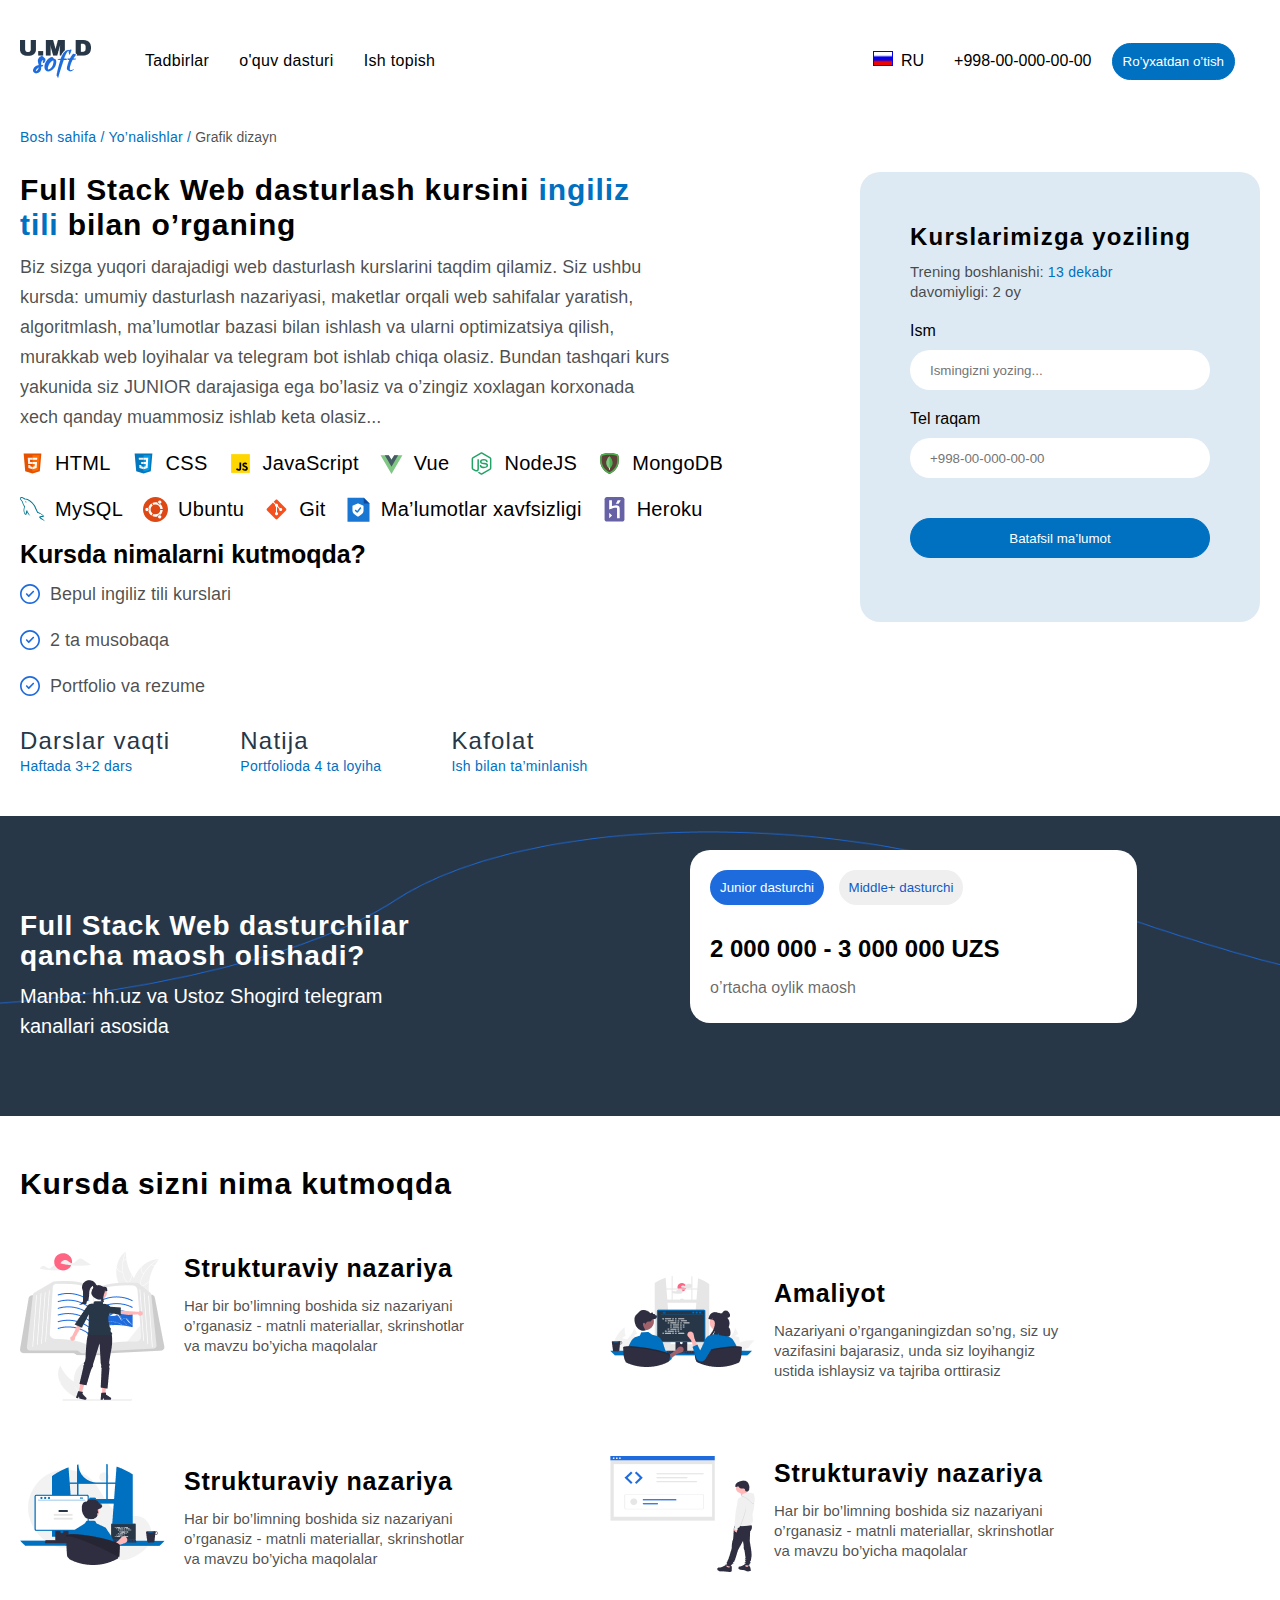
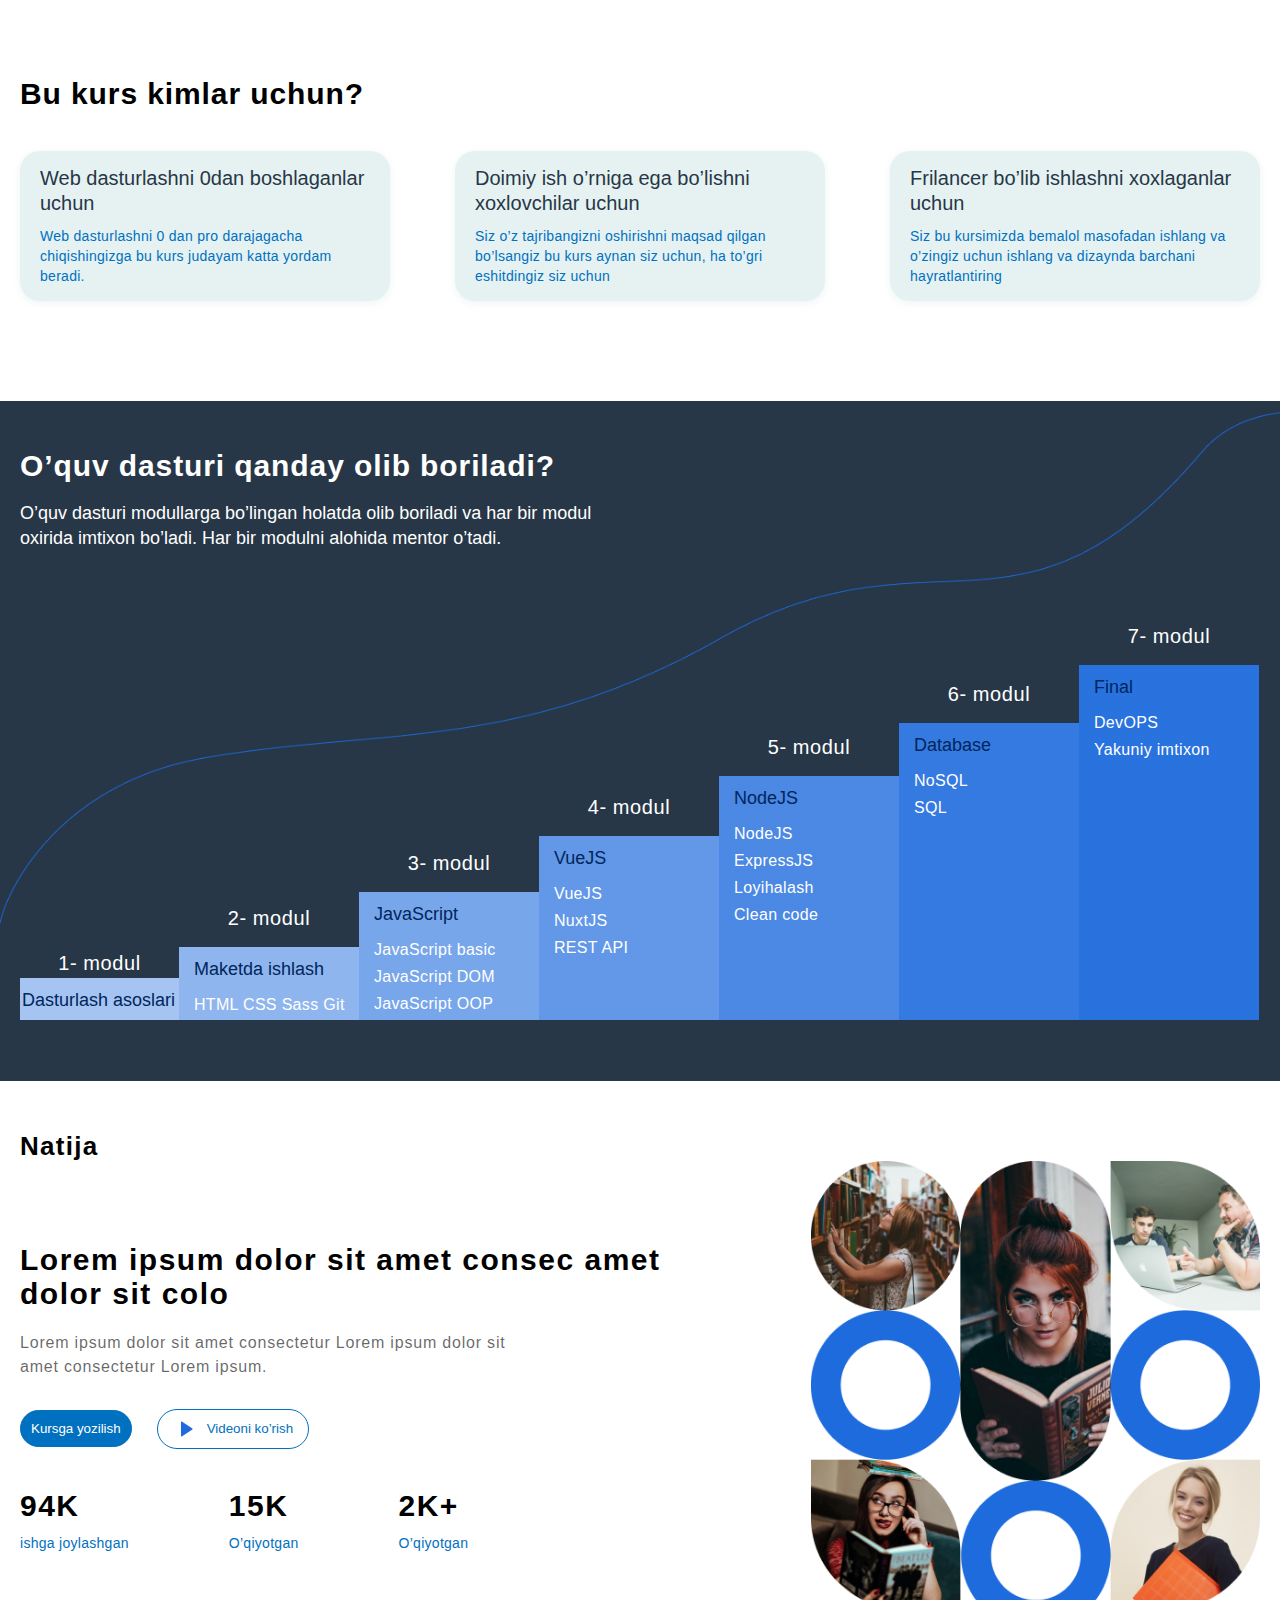
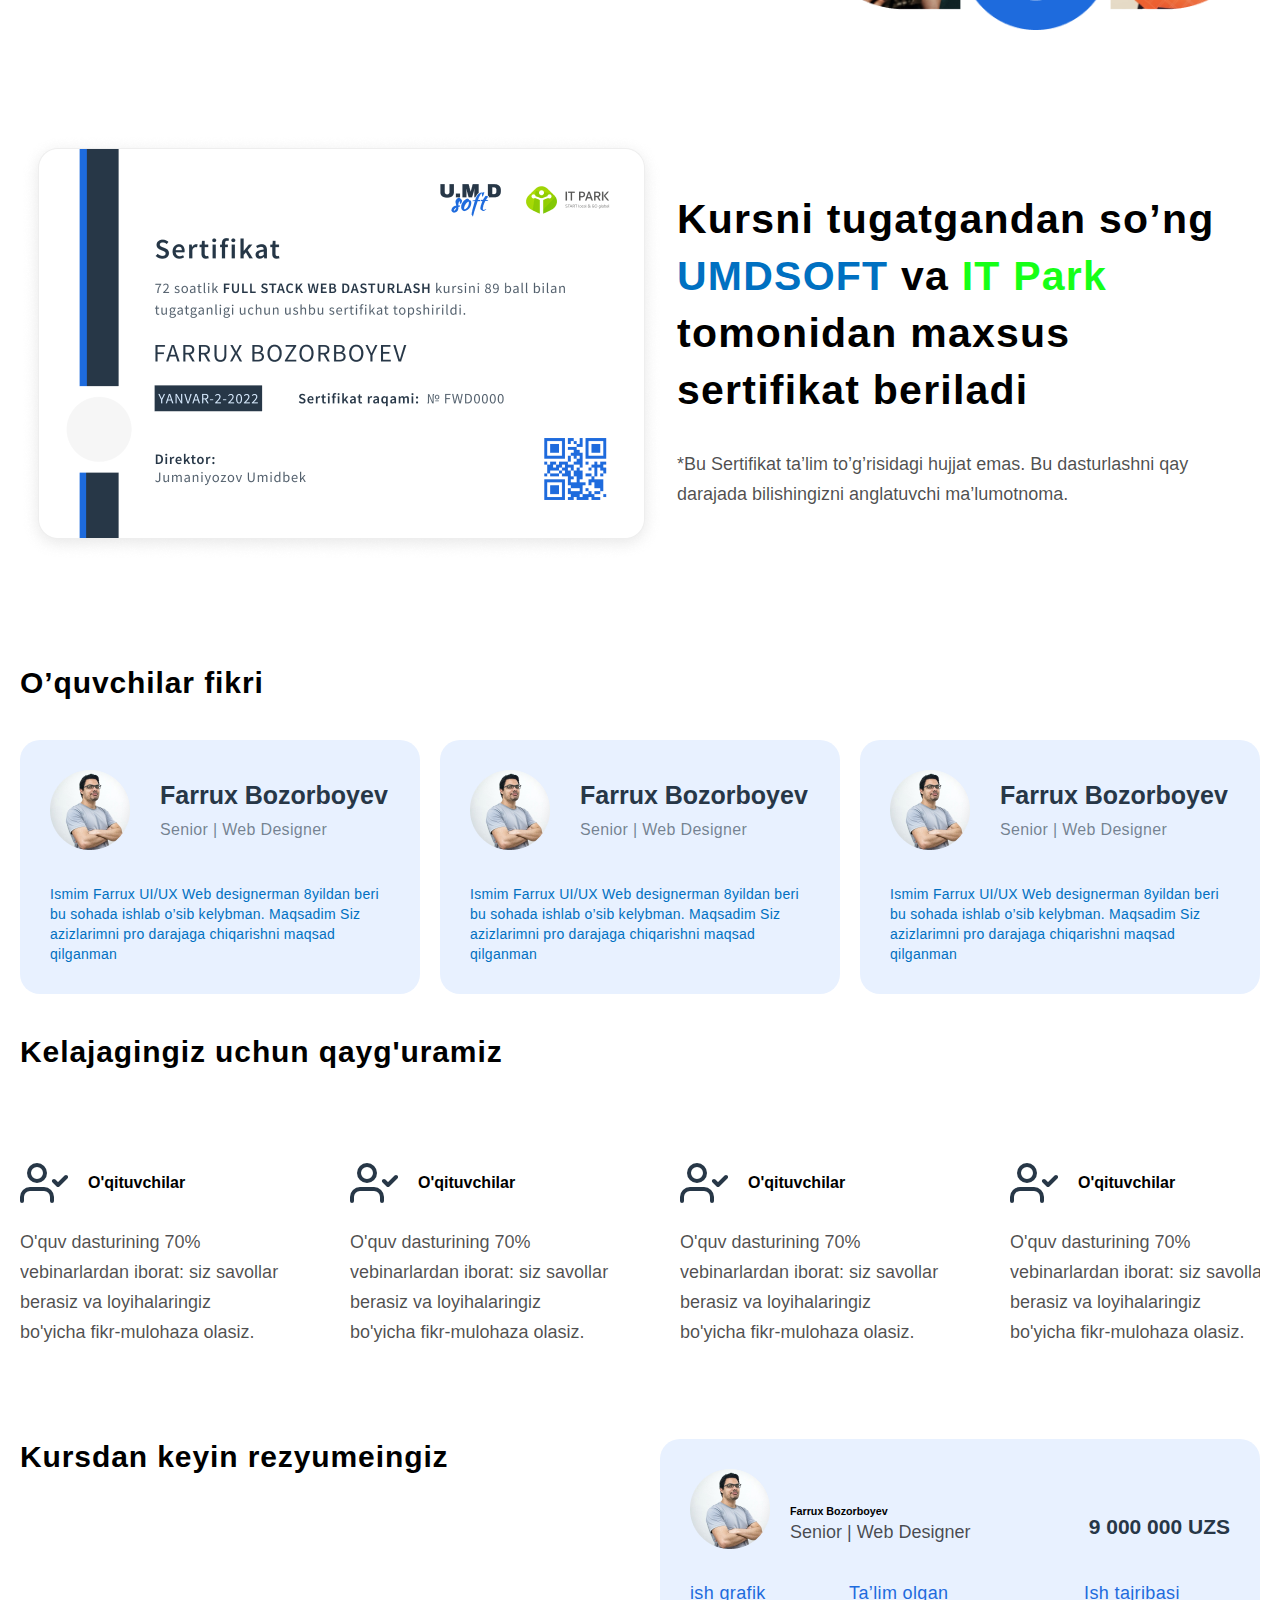
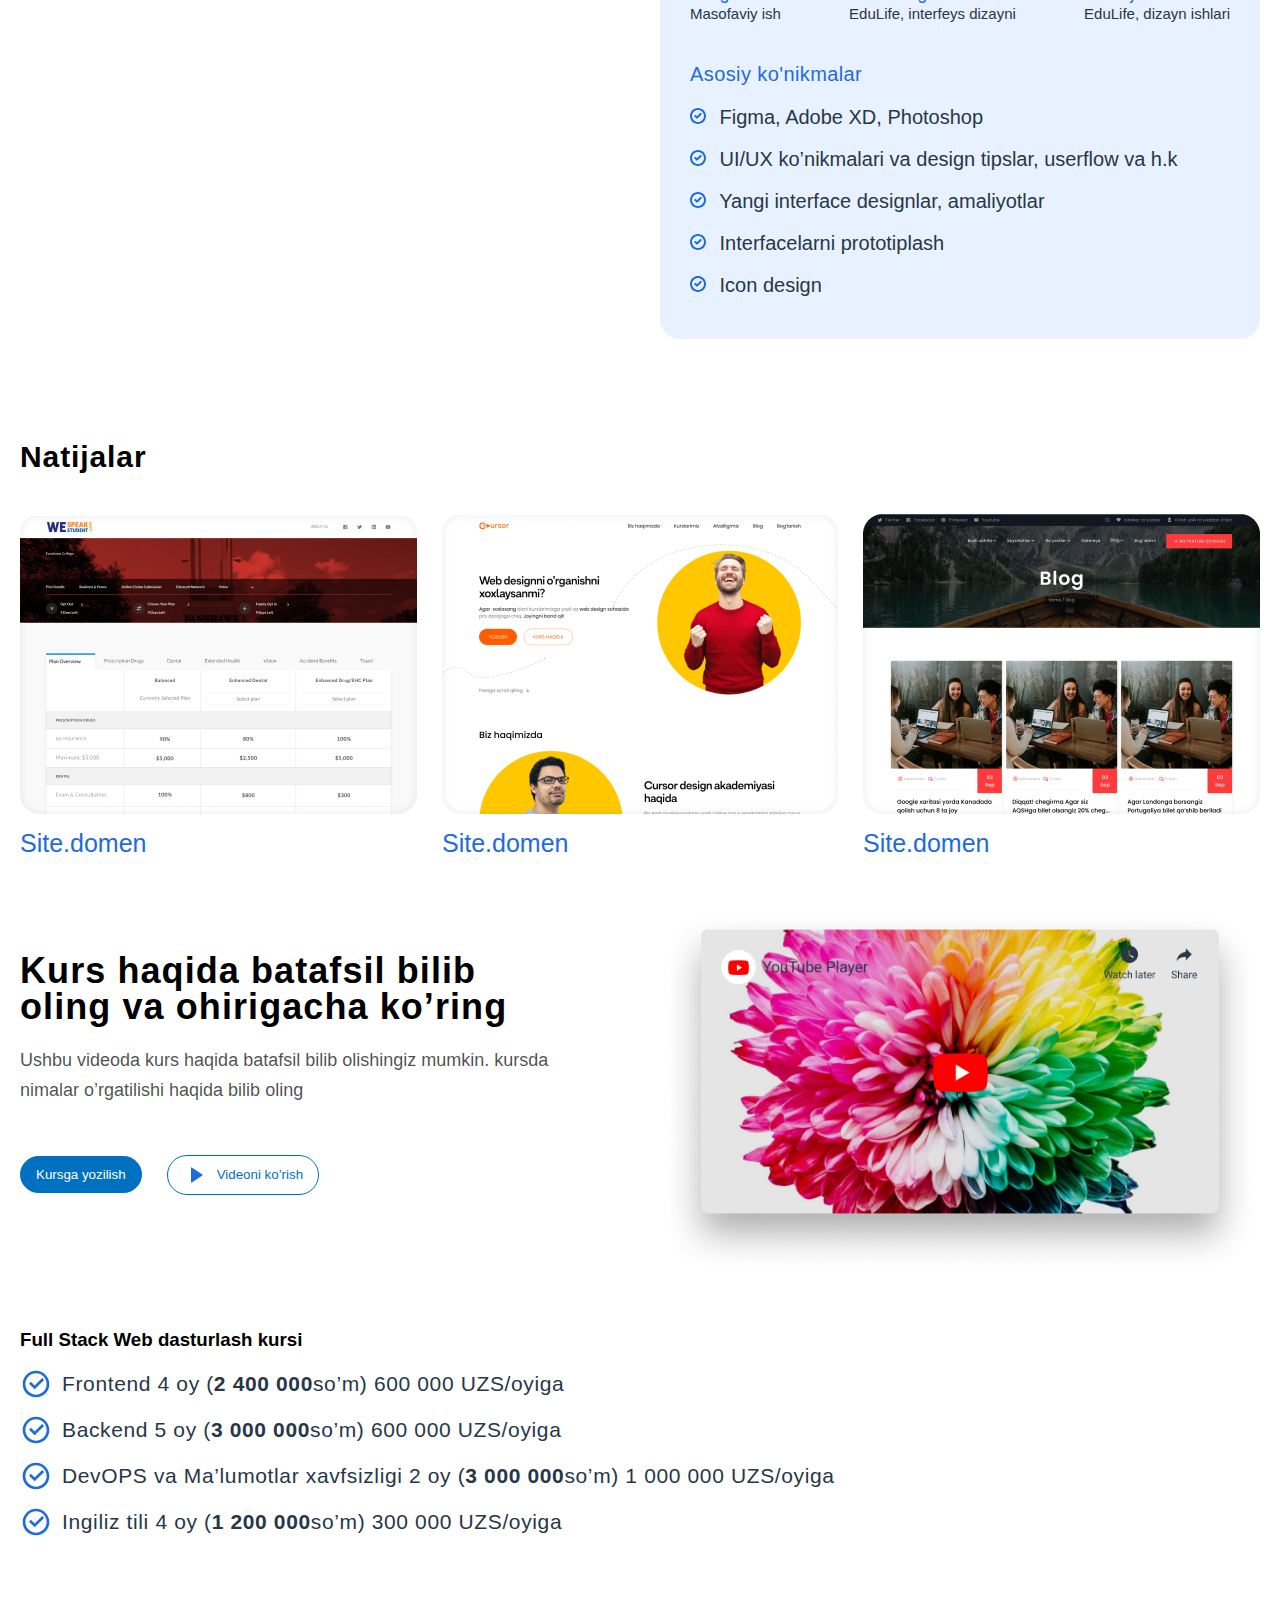
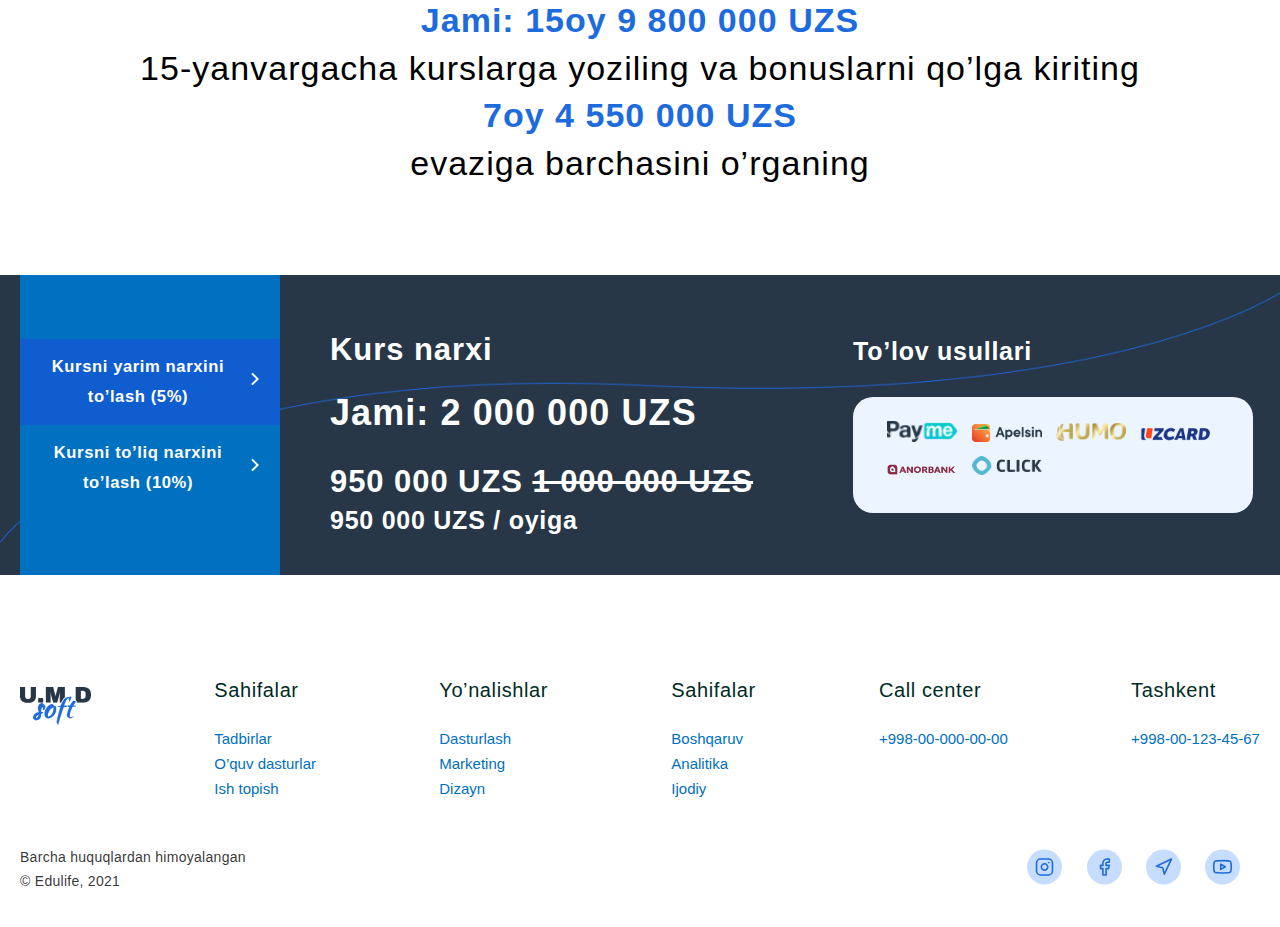
<file: 3page/indrex.html>
<!DOCTYPE html>
<html lang="en">

<head>
  <meta charset="UTF-8" />
  <meta http-equiv="X-UA-Compatible" content="IE=edge" />
  <meta name="viewport" content="width=device-width, initial-scale=1.0" />
  <title>Document</title>
  <link rel="stylesheet" href="style/style.css" />
</head>

<body>
  <header>
    <div class="container">
      <div class="header flex">
        <div class="logo flex">
          <div class="logo-img">
            <img src="img/logo.png" alt="" />
          </div>
          <div class="menu">
            <ul class="flex">
              <li><a href="">Tadbirlar</a></li>
              <li><a href="">o'quv dasturi</a></li>
              <li><a href="">Ish topish</a></li>
            </ul>
          </div>
        </div>
        <div class="lang flex">
          <div class="lang-ru">
            <span>
              <svg width="20" height="15" viewBox="0 0 20 15" fill="none" xmlns="http://www.w3.org/2000/svg"
                xmlns:xlink="http://www.w3.org/1999/xlink">
                <rect x="0.5" y="0.5" width="19" height="14" fill="url(#pattern0)" stroke="#0501EB" />
                <defs>
                  <pattern id="pattern0" patternContentUnits="objectBoundingBox" width="1" height="1">
                    <use xlink:href="#image0_263_811" transform="scale(0.0015625 0.00208333)" />
                  </pattern>
                  <image id="image0_263_811" width="640" height="480"
                    xlink:href="[data-uri]" />
                </defs>
              </svg>
            </span>
            RU
          </div>
          <div class="nomber">+998-00-000-00-00</div>
          <button>Ro’yxatdan o’tish</button>
        </div>
      </div>
    </div>
  </header>
  <div class="info">
    <div class="container">
      <div class="info-text">
        <div class="info-text-top">
          <p>
            <span>Bosh sahifa /</span>
            <span>Yo’nalishlar /</span>
            Grafik dizayn
          </p>
        </div>
        <div class="info-text-botom flex">
          <div class="info-text-botom-left">
            <h1>
              Full Stack Web dasturlash kursini <span>ingiliz tili </span> bilan o’rganing
            </h1>
            <p>
              Biz sizga yuqori darajadigi web dasturlash kurslarini taqdim qilamiz.
              Siz ushbu kursda: umumiy dasturlash nazariyasi, maketlar orqali web sahifalar yaratish, algoritmlash,
              ma’lumotlar bazasi bilan ishlash va ularni optimizatsiya qilish, murakkab web loyihalar va telegram bot
              ishlab chiqa olasiz. Bundan tashqari kurs yakunida siz JUNIOR darajasiga ega bo’lasiz va o’zingiz xoxlagan
              korxonada xech qanday muammosiz ishlab keta olasiz...
            </p>
            <div class="cssssss flex">
              <span>
                <span class="flex">
                  <p>
                    <svg width="25" height="25" viewBox="0 0 25 25" fill="none" xmlns="http://www.w3.org/2000/svg">
                      <path d="M21.3542 2.60425H3.64587L5.20837 20.3126L12.5 22.3959L19.7917 20.3126L21.3542 2.60425Z"
                        fill="#E65100" />
                      <path d="M12.5 4.16675V20.7813L18.3333 19.1147L19.6354 4.16675H12.5Z" fill="#FF6D00" />
                      <path
                        d="M12.5 13.0208V10.9374H16.9792L16.6146 16.927L12.5 18.2812V16.0937L14.6354 15.3645L14.7917 13.0208H12.5V13.0208ZM17.1354 8.85409L17.2917 6.77075H12.5V8.85409H17.1354Z"
                        fill="white" />
                      <path
                        d="M12.5 16.0937V18.2812L8.38538 16.927L8.17704 14.0624H10.2604L10.3645 15.3645L12.5 16.0937ZM9.94788 8.85409H12.5V6.77075H7.76038L8.12496 13.0208H12.5V10.9374H10.1041L9.94788 8.85409Z"
                        fill="#EEEEEE" />
                    </svg>
                  </p>
                  <p>
                    HTML
                  </p>
                </span>
              </span>
              <span>
                <span class="flex">
                  <p>
                    <svg width="25" height="25" viewBox="0 0 25 25" fill="none" xmlns="http://www.w3.org/2000/svg">
                      <path d="M21.3542 2.60425H3.64587L5.20837 20.3126L12.5 22.3959L19.7917 20.3126L21.3542 2.60425Z"
                        fill="#0277BD" />
                      <path d="M12.5 4.16675V20.7813L18.3333 19.1147L19.6354 4.16675H12.5Z" fill="#039BE5" />
                      <path
                        d="M17.2396 6.77075H12.5V8.85409H15.0521L14.8958 10.9374H12.5V13.0208H14.7917L14.6354 15.3645L12.5 16.0937V18.2812L16.6146 16.927L16.9792 10.9374L17.2396 6.77075Z"
                        fill="white" />
                      <path
                        d="M12.5 6.77075V8.85409H7.86462L7.70837 6.77075H12.5ZM10.1042 10.9374L10.2084 13.0208H12.5V10.9374H10.1042ZM10.3125 14.0624H8.22921L8.38546 16.927L12.5 18.2812V16.0937L10.3646 15.3645L10.3125 14.0624Z"
                        fill="#EEEEEE" />
                    </svg>

                  </p>
                  <p>
                    CSS
                  </p>
                </span>
              </span>
              <span>
                <span class="flex">
                  <p>
                    <svg width="25" height="25" viewBox="0 0 25 25" fill="none" xmlns="http://www.w3.org/2000/svg">
                      <path d="M3.125 21.875V3.125H21.875V21.875H3.125Z" fill="#FFD600" />
                      <path
                        d="M15.3844 17.1598C15.7448 17.7452 16.1365 18.3062 16.9662 18.3062C17.663 18.3062 18.0287 17.9598 18.0287 17.4806C18.0287 16.9072 17.6505 16.7036 16.8839 16.3697L16.4636 16.1905C15.2505 15.676 14.4438 15.0312 14.4438 13.6692C14.4438 12.414 15.4047 11.4588 16.9063 11.4588C17.9755 11.4588 18.7438 11.8291 19.2979 12.7989L17.9886 13.6359C17.7005 13.1213 17.3891 12.9187 16.9063 12.9187C16.4136 12.9187 16.1016 13.2296 16.1016 13.6359C16.1016 14.1379 16.4141 14.3411 17.1354 14.652L17.5558 14.8312C18.9854 15.44 19.7917 16.0619 19.7917 17.4598C19.7917 18.9661 18.6021 19.7916 17.0052 19.7916C15.4433 19.7916 14.5563 19.0077 14.0625 18.0374L15.3844 17.1598ZM9.35002 17.2025C9.61357 17.6744 10.0141 18.0374 10.5901 18.0374C11.1412 18.0374 11.4584 17.8197 11.4584 16.9734V11.4583H13.1943V17.24C13.1943 18.9937 12.1771 19.7916 10.6917 19.7916C9.3495 19.7916 8.38075 18.8822 7.98596 18.0374L9.35002 17.2025Z"
                        fill="#000001" />
                    </svg>

                  </p>
                  <p>
                    JavaScript
                  </p>
                </span>
              </span>
              <span>
                <span class="flex">
                  <p>
                    <svg width="25" height="25" viewBox="0 0 25 25" fill="none" xmlns="http://www.w3.org/2000/svg">
                      <path
                        d="M12.4932 8.85425L9.75728 4.16675H1.54895L12.4932 22.9167L23.4375 4.16675H15.2292L12.4932 8.85425Z"
                        fill="#81C784" />
                      <path
                        d="M15.2291 4.16675L12.4932 8.85425L9.75726 4.16675H5.80518L12.4932 15.6251L19.1812 4.16675H15.2291Z"
                        fill="#455A64" />
                    </svg>

                  </p>
                  <p>
                    Vue
                  </p>
                </span>
              </span>
              <span>
                <span class="flex">
                  <p>
                    <svg width="25" height="25" viewBox="0 0 25 25" fill="none" xmlns="http://www.w3.org/2000/svg">
                      <path
                        d="M12.5036 23.6557C12.2046 23.6557 11.9083 23.5776 11.6463 23.4265L8.91715 21.8104C8.50933 21.5823 8.70829 21.5015 8.84267 21.4552C9.38642 21.2651 9.49631 21.2219 10.0765 20.8922C10.1375 20.8573 10.2171 20.8698 10.2796 20.9067L12.3765 22.151C12.452 22.1922 12.5599 22.1922 12.6296 22.151L20.8052 17.4318C20.8807 17.3885 20.9302 17.301 20.9302 17.2109V7.77707C20.9302 7.6828 20.8812 7.59894 20.8036 7.55207L12.6317 2.83644C12.5562 2.79165 12.4557 2.79165 12.3802 2.83644L4.20933 7.55155C4.13017 7.59634 4.07965 7.68436 4.07965 7.77446V17.2088C4.07965 17.2989 4.1286 17.3849 4.20673 17.4276L6.44579 18.7208C7.66142 19.3286 8.40413 18.6125 8.40413 17.8922V8.58123C8.40413 8.44842 8.50829 8.34582 8.64163 8.34582H9.67704C9.80621 8.34582 9.91246 8.4479 9.91246 8.58123V17.8969C9.91246 19.5177 9.0286 20.4489 7.49163 20.4489C7.01871 20.4489 6.64631 20.4489 5.60673 19.9375L3.46194 18.7015C2.93173 18.3943 2.60413 17.8208 2.60413 17.2094V7.77498C2.60413 7.16092 2.93173 6.588 3.46142 6.28488L11.6458 1.56353C12.1635 1.27082 12.851 1.27082 13.3651 1.56353L21.539 6.28696C22.0661 6.59165 22.3958 7.163 22.3958 7.77707V17.2114C22.3958 17.8234 22.0661 18.3943 21.5385 18.7015L13.3645 23.4224C13.1026 23.5739 12.8057 23.6515 12.5031 23.6515"
                        fill="#21A366" />
                      <path
                        d="M15.0291 17.1548C11.452 17.1548 10.702 15.5126 10.702 14.1355C10.702 14.0048 10.8078 13.9001 10.939 13.9001H11.9953C12.1119 13.9001 12.2104 13.985 12.2286 14.1001C12.388 15.1761 12.863 15.7188 15.026 15.7188C16.7489 15.7188 17.4817 15.3298 17.4817 14.4157C17.4817 13.8896 17.2729 13.499 14.5963 13.237C12.3572 13.0162 10.9739 12.523 10.9739 10.7324C10.9739 9.08288 12.3656 8.10059 14.6963 8.10059C17.314 8.10059 18.6114 9.00944 18.7749 10.9615C18.7812 11.0292 18.7567 11.0943 18.7114 11.1438C18.6666 11.1907 18.6031 11.2193 18.5374 11.2193H17.4755C17.365 11.2193 17.2687 11.1417 17.2463 11.035C16.9906 9.90319 16.3723 9.54121 14.6921 9.54121C12.8114 9.54121 12.5927 10.1959 12.5927 10.687C12.5927 11.2824 12.8505 11.4563 15.388 11.7923C17.901 12.1256 19.0942 12.5964 19.0942 14.3626C19.0942 16.1428 17.6083 17.1641 15.0177 17.1641"
                        fill="#21A366" />
                    </svg>
                  </p>
                  <p>
                    NodeJS
                  </p>
                </span>
              </span>
              <span>
                <span class="flex">
                  <p>
                    <svg width="25" height="25" viewBox="0 0 25 25" fill="none" xmlns="http://www.w3.org/2000/svg">
                      <path
                        d="M21.875 9.01034C21.875 19.6874 12.5 22.9166 12.5 22.9166C12.5 22.9166 3.125 19.6874 3.125 9.01034C3.125 7.70825 3.22917 6.6145 3.33333 5.72909C3.48958 4.427 4.375 3.38534 5.625 3.07284C7.23958 2.60409 9.79167 2.08325 12.5 2.08325C15.2083 2.08325 17.7604 2.60409 19.4271 3.07284C20.6771 3.38534 21.5625 4.47909 21.7188 5.72909C21.7708 6.6145 21.875 7.76034 21.875 9.01034Z"
                        fill="#5D4037" />
                      <path
                        d="M12.5 3.64575C15.0521 3.64575 17.4479 4.16659 19.0104 4.58325C19.6354 4.7395 20.0521 5.26034 20.1562 5.93742C20.2604 6.927 20.3125 7.96867 20.3125 9.01034C20.3125 17.1353 14.3229 20.4166 12.5 21.1978C10.6771 20.3645 4.6875 17.0833 4.6875 9.01034C4.6875 7.96867 4.73958 6.927 4.84375 5.93742C4.89583 5.26034 5.36458 4.7395 5.98958 4.58325C7.55208 4.16659 9.94792 3.64575 12.5 3.64575ZM12.5 2.08325C9.79167 2.08325 7.23958 2.60409 5.57292 3.07284C4.375 3.38534 3.4375 4.47909 3.33333 5.72909C3.22917 6.6145 3.125 7.76034 3.125 9.01034C3.125 19.6874 12.5 22.9166 12.5 22.9166C12.5 22.9166 21.875 19.6874 21.875 9.01034C21.875 7.70825 21.7708 6.6145 21.6667 5.72909C21.5104 4.427 20.625 3.38534 19.375 3.07284C17.7604 2.60409 15.2083 2.08325 12.5 2.08325Z"
                        fill="#4CAF50" />
                      <path d="M11.9791 14.5833H13.0208V18.7499H11.9791V14.5833Z" fill="#DCEDC8" />
                      <path
                        d="M12.5 5.20825C12.5 5.20825 9.375 7.81242 9.375 11.9791C9.375 14.6874 11.0937 16.4062 11.9792 17.1874L12.5 15.6249L13.0208 17.1874C13.9062 16.4062 15.625 14.6874 15.625 11.9791C15.625 7.81242 12.5 5.20825 12.5 5.20825Z"
                        fill="#4CAF50" />
                      <path
                        d="M12.5 5.20825C12.5 5.20825 9.375 7.81242 9.375 11.9791C9.375 14.6874 11.0937 16.4062 11.9792 17.1874L12.5 15.6249V5.20825Z"
                        fill="#81C784" />
                    </svg>

                  </p>
                  <p>
                    MongoDB
                  </p>
                </span>
              </span>
              <span>
                <span class="flex">
                  <p>
                    <svg width="25" height="25" viewBox="0 0 25 25" fill="none" xmlns="http://www.w3.org/2000/svg">
                      <g clip-path="url(#clip0_13_22)">
                        <path fill-rule="evenodd" clip-rule="evenodd"
                          d="M5.68951 4.20841C5.40513 4.20314 5.20391 4.23925 4.99135 4.2859V4.32451H5.03022C5.16609 4.60322 5.40566 4.7827 5.57328 5.0228C5.70216 5.2944 5.83143 5.5656 5.96071 5.83679C5.97389 5.82388 5.98693 5.8111 5.99958 5.79818C6.24008 5.62911 6.34972 5.35844 6.34866 4.94518C6.2522 4.84372 6.23784 4.71694 6.15455 4.5961C6.04412 4.43494 5.82933 4.34388 5.68951 4.20841ZM24.4569 24.101C24.64 24.2352 24.7627 24.4435 25 24.5278V24.4889C24.8751 24.3305 24.8433 24.1119 24.7287 23.9459C24.561 23.7782 24.3921 23.61 24.2245 23.4417C23.7314 22.7874 23.1061 22.2131 22.4409 21.7358C21.911 21.3548 20.7234 20.8409 20.502 20.2238C20.4894 20.2106 20.4762 20.1976 20.463 20.1844C20.839 20.1422 21.2795 20.0062 21.6265 19.9131C22.2095 19.7568 22.7306 19.7974 23.3323 19.6417C23.6042 19.5639 23.8754 19.4861 24.1467 19.4093V19.2536C23.8425 18.9413 23.6256 18.5281 23.294 18.2454C22.4253 17.5064 21.478 16.7674 20.5019 16.1517C19.9611 15.8099 19.2918 15.5881 18.7181 15.2985C18.5252 15.2012 18.1865 15.1505 18.0589 14.9883C17.758 14.604 17.5937 14.1171 17.3612 13.6697C16.8747 12.7323 16.3962 11.7087 15.9649 10.7225C15.6712 10.0501 15.4789 9.38703 15.1122 8.78362C13.3515 5.88885 11.4559 4.14147 8.52023 2.42401C7.89508 2.05885 7.14315 1.91468 6.34866 1.72624C5.92236 1.70055 5.49527 1.67432 5.06897 1.64862C4.8087 1.53991 4.53803 1.22153 4.29358 1.06696C3.3208 0.452607 0.825845 -0.884017 0.10581 0.873243C-0.349088 1.98216 0.785257 3.06432 1.19127 3.62648C1.4763 4.02063 1.84067 4.46275 2.04466 4.90591C2.17841 5.19728 2.20121 5.48969 2.31652 5.79792C2.59826 6.55749 2.8431 7.38374 3.2076 8.08585C3.39222 8.44086 3.59556 8.81524 3.82854 9.1327C3.97152 9.32759 4.21584 9.41338 4.25418 9.71436C4.01527 10.0495 4.00156 10.5695 3.86728 10.9939C3.2611 12.905 3.48974 15.2799 4.37146 16.6944C4.64161 17.1283 5.27889 18.0599 6.15455 17.7024C6.92058 17.3903 6.74979 16.4231 6.96894 15.5698C7.01823 15.3759 6.98818 15.2338 7.08517 15.1045V15.1431C7.31815 15.6084 7.55087 16.0737 7.78333 16.5389C8.30016 17.3708 9.21694 18.2408 9.99391 18.8271C10.3962 19.1312 10.7134 19.6573 11.2346 19.8353V19.7959H11.1957C11.0943 19.6392 10.9364 19.5735 10.8083 19.4474C10.5047 19.1497 10.1672 18.7799 9.91603 18.439C9.20917 17.4798 8.58494 16.4298 8.01618 15.3371C7.74432 14.8151 7.50818 14.2394 7.27902 13.7084C7.19086 13.5035 7.19191 13.194 7.00768 13.0879C6.75678 13.4769 6.38741 13.7918 6.1933 14.2512C5.88309 14.9857 5.84316 15.8814 5.72812 16.8103C5.66012 16.8349 5.6903 16.8181 5.65024 16.849C5.10995 16.719 4.92032 16.1629 4.71975 15.6859C4.21228 14.4799 4.11806 12.5376 4.56465 11.149C4.68022 10.7899 5.20312 9.65836 4.99095 9.32654C4.89001 8.99525 4.5574 8.80404 4.3712 8.55089C4.1398 8.23805 3.90971 7.82651 3.74974 7.46504C3.3349 6.52468 3.14092 5.469 2.70355 4.51822C2.49429 4.06398 2.14073 3.60382 1.85029 3.19965C1.52875 2.75213 1.1686 2.42269 0.919671 1.88108C0.830984 1.68882 0.710407 1.38112 0.841922 1.18332C0.883432 1.04983 0.942732 0.994215 1.07491 0.950597C1.30011 0.777177 1.92593 1.00832 2.16036 1.1057C2.78183 1.36385 3.3013 1.60988 3.82801 1.9587C4.08063 2.12632 4.33641 2.45076 4.64174 2.5405H4.99082C5.53717 2.66582 6.14876 2.57964 6.65834 2.73448C7.55983 3.00844 8.36763 3.43461 9.10124 3.89794C11.3361 5.30889 13.1636 7.31798 14.4136 9.71436C14.6147 10.1002 14.7019 10.4684 14.8788 10.8778C15.236 11.7032 15.6866 12.5522 16.0421 13.3595C16.3967 14.1644 16.7425 14.9771 17.2439 15.6473C17.5075 15.9994 18.5261 16.1884 18.9893 16.3842C19.3138 16.5211 19.8452 16.6642 20.1521 16.849C20.7396 17.2033 21.308 17.6247 21.8585 18.0127C22.1337 18.2068 22.9798 18.6319 23.0215 18.9817C21.658 18.9455 20.6163 19.0722 19.7257 19.4475C19.4726 19.5538 19.0692 19.557 19.0276 19.8737C19.1667 20.0194 19.1887 20.2376 19.2994 20.4167C19.5114 20.7609 19.8704 21.2218 20.191 21.464C20.5412 21.7282 20.9018 22.0108 21.2766 22.2395C21.9441 22.6467 22.6894 22.879 23.3317 23.2866C23.7117 23.5272 24.0877 23.8296 24.4569 24.101Z"
                          fill="#00758F" />
                      </g>
                      <defs>
                        <clipPath id="clip0_13_22">
                          <rect width="25" height="25" fill="white" />
                        </clipPath>
                      </defs>
                    </svg>
                  </p>
                  <p>
                    MySQL
                  </p>
                </span>
              </span>
              <span>
                <span class="flex">
                  <p>
                    <svg width="25" height="25" viewBox="0 0 25 25" fill="none" xmlns="http://www.w3.org/2000/svg">
                      <path
                        d="M24.9646 12.4691C24.9646 19.3551 19.382 24.9378 12.4955 24.9378C5.60885 24.9378 0.0263672 19.3551 0.0263672 12.4691C0.0263672 5.58255 5.60892 0 12.4955 0C19.3821 0 24.9646 5.58255 24.9646 12.4691Z"
                        fill="#DD4814" />
                      <path
                        d="M4.01691 10.804C3.09704 10.804 2.35181 11.5493 2.35181 12.4691C2.35181 13.3885 3.09704 14.1337 4.01691 14.1337C4.93626 14.1337 5.6815 13.3885 5.6815 12.4691C5.6815 11.5493 4.93626 10.804 4.01691 10.804ZM15.9031 18.3703C15.1069 18.8302 14.8338 19.8478 15.2938 20.6436C15.7532 21.4399 16.7708 21.7128 17.5671 21.2529C18.3632 20.7935 18.6363 19.7759 18.1764 18.9796C17.717 18.1839 16.6988 17.9109 15.9031 18.3703ZM7.63297 12.4691C7.63297 10.824 8.45012 9.37052 9.70049 8.49039L8.48341 6.4519C7.02688 7.42551 5.94316 8.91326 5.49279 10.6557C6.0183 11.0845 6.35467 11.7373 6.35467 12.4691C6.35467 13.2004 6.0183 13.8531 5.49279 14.282C5.94257 16.0249 7.02629 17.5128 8.48341 18.4864L9.70049 16.4474C8.45012 15.5677 7.63297 14.1144 7.63297 12.4691ZM12.4955 7.60608C15.0358 7.60608 17.12 9.55381 17.3388 12.0378L19.7109 12.0028C19.5942 10.169 18.7931 8.52272 17.5621 7.31216C16.9292 7.55131 16.198 7.51473 15.566 7.15043C14.933 6.78511 14.536 6.16884 14.4275 5.49985C13.8123 5.33005 13.1648 5.23709 12.4954 5.23709C11.3446 5.23709 10.2565 5.5074 9.29044 5.98555L10.4472 8.05843C11.0695 7.76884 11.7637 7.60608 12.4955 7.60608ZM12.4955 17.3317C11.7637 17.3317 11.0695 17.1688 10.4473 16.8793L9.29052 18.9521C10.2566 19.4309 11.3446 19.7012 12.4955 19.7012C13.1649 19.7012 13.8124 19.6082 14.4276 19.4379C14.5361 18.7689 14.9332 18.1532 15.5661 17.7872C16.1985 17.4224 16.9292 17.3864 17.5622 17.6256C18.7932 16.415 19.5943 14.7688 19.711 12.935L17.3382 12.9C17.12 15.3846 15.0359 17.3317 12.4955 17.3317ZM15.9025 6.56693C16.6988 7.02675 17.7165 6.75439 18.1759 5.95813C18.6358 5.16187 18.3634 4.1442 17.5671 3.68423C16.7708 3.22485 15.7532 3.4978 15.2932 4.29406C14.8338 5.08988 15.1068 6.10755 15.9025 6.56693Z"
                        fill="white" />
                    </svg>

                  </p>
                  <p>
                    Ubuntu
                  </p>
                </span>
              </span>
              <span>
                <span class="flex">
                  <p>
                    <svg width="25" height="25" viewBox="0 0 25 25" fill="none" xmlns="http://www.w3.org/2000/svg">
                      <path
                        d="M21.9791 11.5105L13.4895 3.02091C13.2291 2.7605 12.8645 2.60425 12.5 2.60425C12.1354 2.60425 11.7708 2.7605 11.5104 3.02091L9.68746 4.84383L11.8229 6.97925C12.0312 6.87508 12.2395 6.823 12.5 6.823C13.3854 6.823 14.0625 7.50008 14.0625 8.3855C14.0625 8.64591 14.0104 8.85425 13.9062 9.06258L15.9895 11.1459C16.1979 11.0417 16.4062 10.9897 16.6666 10.9897C17.552 10.9897 18.2291 11.6667 18.2291 12.5522C18.2291 13.4376 17.552 14.1147 16.6666 14.1147C15.7812 14.1147 15.1041 13.4376 15.1041 12.5522C15.1041 12.2917 15.1562 12.0834 15.2604 11.8751L13.177 9.79175C13.125 9.79175 13.0729 9.84383 13.0208 9.84383V15.2605C13.6458 15.4688 14.0625 16.0417 14.0625 16.7188C14.0625 17.6042 13.3854 18.2813 12.5 18.2813C11.6145 18.2813 10.9375 17.6042 10.9375 16.7188C10.9375 16.0417 11.3541 15.4688 11.9791 15.2605V9.79175C11.3541 9.58341 10.9375 9.0105 10.9375 8.33341C10.9375 8.073 10.9895 7.86466 11.0937 7.65633L8.95829 5.52091L3.02079 11.5105C2.76038 11.7709 2.60413 12.1355 2.60413 12.5001C2.60413 12.8647 2.76038 13.2292 3.02079 13.4897L11.5104 21.9792C11.7708 22.2397 12.1354 22.3959 12.5 22.3959C12.8645 22.3959 13.2291 22.2397 13.4895 21.9792L21.9791 13.4897C22.2395 13.2292 22.3958 12.8647 22.3958 12.5001C22.3958 12.1355 22.2395 11.7709 21.9791 11.5105Z"
                        fill="#F4511E" />
                    </svg>

                  </p>
                  <p>
                    Git
                  </p>
                </span>
              </span>
              <span>
                <span class="flex">
                  <p>
                    <svg width="22" height="25" viewBox="0 0 22 25" fill="none" xmlns="http://www.w3.org/2000/svg">
                      <path fill-rule="evenodd" clip-rule="evenodd"
                        d="M0 0.843262V24.7558H22V6.58239L16.2609 0.843262H0Z" fill="#1976D2" />
                      <path fill-rule="evenodd" clip-rule="evenodd"
                        d="M15.562 8.54418L11.4357 6.77577C10.8383 6.51973 10.162 6.51973 9.5646 6.77577L5.43831 8.54418C5.14723 8.66893 4.9585 8.95515 4.9585 9.27184V13.4304C4.9585 14.9644 5.69933 16.404 6.94761 17.2956L9.57987 19.1758C10.1304 19.569 10.8699 19.569 11.4205 19.1758L14.0527 17.2956C15.301 16.404 16.0418 14.9644 16.0418 13.4304V9.27184C16.0418 8.95515 15.8531 8.66893 15.562 8.54418ZM13.4932 11.6196C13.7663 11.2781 13.711 10.7799 13.3696 10.5068C13.0281 10.2337 12.5299 10.289 12.2568 10.6304L9.64269 13.8981L8.68479 12.9402C8.37563 12.631 7.87437 12.631 7.56521 12.9402C7.25604 13.2494 7.25604 13.7506 7.56521 14.0598L8.83582 15.3304C9.33629 15.8309 10.1607 15.7852 10.6028 15.2325L13.4932 11.6196Z"
                        fill="white" />
                      <path fill-rule="evenodd" clip-rule="evenodd"
                        d="M16.2603 6.58239H21.9994L16.2603 0.843262V6.58239Z" fill="#0D47A1" />
                    </svg>

                  </p>
                  <p>
                    Ma’lumotlar xavfsizligi
                  </p>
                </span>
              </span>
              <span>
                <span class="flex">
                  <p>
                    <svg width="28" height="28" viewBox="0 0 28 28" fill="none" xmlns="http://www.w3.org/2000/svg">
                      <path
                        d="M22.5029 27.5682H5.52592C4.07362 27.5682 2.89661 26.3912 2.89661 24.9391V2.62914C2.89661 1.1771 4.07371 0 5.52583 0H22.5028C23.9548 0 25.1323 1.1771 25.1323 2.62914V24.9391C25.1323 26.3912 23.9549 27.5682 22.5029 27.5682Z"
                        fill="#6762A6" />
                      <path
                        d="M16.8313 23.7751V12.827C16.8313 12.827 17.5435 10.2071 8.05974 13.8988C8.04236 13.9456 8.04236 3.77498 8.04236 3.77498L11.1411 3.75586V10.2723C11.1411 10.2723 19.8174 6.85511 19.8174 12.8639V23.7751H16.8314H16.8313ZM18.5971 7.69975H15.3103C16.4934 6.25327 17.5644 3.77489 17.5644 3.77489H20.9629C20.9629 3.77489 20.3811 5.39004 18.5972 7.69975H18.5971ZM8.09867 23.7561V17.5215L11.2163 20.6391L8.09867 23.7561Z"
                        fill="white" />
                    </svg>

                  </p>
                  <p>
                    Heroku
                  </p>
                </span>
              </span>
            </div>

            <h3>Kursda nimalarni kutmoqda?</h3>
            <p>
              <svg width="24" height="24" viewBox="0 0 24 24" fill="none" xmlns="http://www.w3.org/2000/svg">
                <path fill-rule="evenodd" clip-rule="evenodd"
                  d="M22 12C22 17.5228 17.5228 22 12 22C6.47715 22 2 17.5228 2 12C2 6.47715 6.47715 2 12 2C17.5228 2 22 6.47715 22 12ZM24 12C24 18.6274 18.6274 24 12 24C5.37258 24 0 18.6274 0 12C0 5.37258 5.37258 0 12 0C18.6274 0 24 5.37258 24 12ZM16.7071 9.70711C17.0976 9.31658 17.0976 8.68342 16.7071 8.29289C16.3166 7.90237 15.6834 7.90237 15.2929 8.29289L10.5 13.0858L8.70709 11.2929C8.31656 10.9024 7.6834 10.9024 7.29287 11.2929C6.90235 11.6834 6.90235 12.3166 7.29287 12.7071L9.79287 15.2071C10.1834 15.5976 10.8166 15.5976 11.2071 15.2071L16.7071 9.70711Z"
                  fill="#1E6BDD" />
              </svg>
              Bepul ingiliz tili kurslari
            </p>
            <p>
              <svg width="24" height="24" viewBox="0 0 24 24" fill="none" xmlns="http://www.w3.org/2000/svg">
                <path fill-rule="evenodd" clip-rule="evenodd"
                  d="M22 12C22 17.5228 17.5228 22 12 22C6.47715 22 2 17.5228 2 12C2 6.47715 6.47715 2 12 2C17.5228 2 22 6.47715 22 12ZM24 12C24 18.6274 18.6274 24 12 24C5.37258 24 0 18.6274 0 12C0 5.37258 5.37258 0 12 0C18.6274 0 24 5.37258 24 12ZM16.7071 9.70711C17.0976 9.31658 17.0976 8.68342 16.7071 8.29289C16.3166 7.90237 15.6834 7.90237 15.2929 8.29289L10.5 13.0858L8.70709 11.2929C8.31656 10.9024 7.6834 10.9024 7.29287 11.2929C6.90235 11.6834 6.90235 12.3166 7.29287 12.7071L9.79287 15.2071C10.1834 15.5976 10.8166 15.5976 11.2071 15.2071L16.7071 9.70711Z"
                  fill="#1E6BDD" />
              </svg>
              2 ta musobaqa
            </p>
            <p>
              <svg width="24" height="24" viewBox="0 0 24 24" fill="none" xmlns="http://www.w3.org/2000/svg">
                <path fill-rule="evenodd" clip-rule="evenodd"
                  d="M22 12C22 17.5228 17.5228 22 12 22C6.47715 22 2 17.5228 2 12C2 6.47715 6.47715 2 12 2C17.5228 2 22 6.47715 22 12ZM24 12C24 18.6274 18.6274 24 12 24C5.37258 24 0 18.6274 0 12C0 5.37258 5.37258 0 12 0C18.6274 0 24 5.37258 24 12ZM16.7071 9.70711C17.0976 9.31658 17.0976 8.68342 16.7071 8.29289C16.3166 7.90237 15.6834 7.90237 15.2929 8.29289L10.5 13.0858L8.70709 11.2929C8.31656 10.9024 7.6834 10.9024 7.29287 11.2929C6.90235 11.6834 6.90235 12.3166 7.29287 12.7071L9.79287 15.2071C10.1834 15.5976 10.8166 15.5976 11.2071 15.2071L16.7071 9.70711Z"
                  fill="#1E6BDD" />
              </svg>
              Portfolio va rezume
            </p>
           
           
            <div class="lesson">
              <div class="lessons">
                <h5>Darslar vaqti</h5>
                <span>Haftada 3+2 dars </span>
              </div>
              <div class="lessons">
                <h5>Natija</h5>
                <span>Portfolioda 4 ta loyiha </span>
              </div>
              <div class="lessons">
                <h5>Kafolat</h5>
                <span>Ish bilan ta’minlanish</span>
              </div>
            </div>
          </div>
          <div class="info-text-botom-right">
            <h3>Kurslarimizga yoziling</h3>
            <p>
              Trening boshlanishi: <span>13 dekabr </span><br />
              davomiyligi: 2 oy
            </p>
            <div class="input">
              Ism
              <input type="text" placeholder="Ismingizni yozing..." />
            </div>
            <div class="input">
              Tel raqam
              <input type="text" placeholder="+998-00-000-00-00" />
            </div>
            <button>Batafsil ma’lumot</button>
          </div>
        </div>

        <div></div>
      </div>
    </div>
  </div>
  <div class="boxss">
    <div class="container">
      <div class="boxs">
        <img class="imgs" src="img/Vector 5.png" alt="" />
        <div class="boxses flex">
          <div class="boxses-lef">
            <h1>Full Stack Web dasturchilar qancha maosh olishadi?</h1>
            <p>Manba: hh.uz va Ustoz Shogird telegram kanallari asosida</p>
          </div>
          <div class="boxses-rig">
            <div class="buttonn">
              <button>Junior dasturchi</button>
              <button>Middle+ dasturchi</button>
              <h2>2 000 000 - 3 000 000 UZS</h2>
              <h3>o’rtacha oylik maosh</h3>
            </div>
          </div>
        </div>
      </div>
    </div>
  </div>
  <div class="contac">
    <div class="container">
      <div class="contacs">
        <h1>Kursda sizni nima kutmoqda</h1>
        <div class="contacs-menu flex">
          <div class="contacs-menu-box">
            <div class="contacs-menu-box-img">
              <img src="img/contac-img1.png" alt="" />
            </div>
            <div class="contacs-menu-box-tex">
              <h1>Strukturaviy nazariya</h1>
              <p>
                Har bir bo’limning boshida siz nazariyani o’rganasiz - matnli
                materiallar, skrinshotlar va mavzu bo’yicha maqolalar
              </p>
            </div>
          </div>
          <div class="contacs-menu-box">
            <div class="contacs-menu-box-img">
              <img src="img/contac-img2.png" alt="" />
            </div>
            <div class="contacs-menu-box-tex">
              <h1>Amaliyot</h1>
              <p>
                Nazariyani o’rganganingizdan so’ng, siz uy vazifasini
                bajarasiz, unda siz loyihangiz ustida ishlaysiz va tajriba
                orttirasiz
              </p>
            </div>
          </div>
        </div>
        <div class="contacs-menu flex">
          <div class="contacs-menu-box">
            <div class="contacs-menu-box-img">
              <img src="img/contac-img3.png" alt="" />
            </div>
            <div class="contacs-menu-box-tex">
              <h1>Strukturaviy nazariya</h1>
              <p>
                Har bir bo’limning boshida siz nazariyani o’rganasiz - matnli
                materiallar, skrinshotlar va mavzu bo’yicha maqolalar
              </p>
            </div>
          </div>
          <div class="contacs-menu-box">
            <div class="contacs-menu-box-img">
              <img src="img/contac-img4.png" alt="" />
            </div>
            <div class="contacs-menu-box-tex">
              <h1>Strukturaviy nazariya</h1>
              <p>
                Har bir bo’limning boshida siz nazariyani o’rganasiz - matnli
                materiallar, skrinshotlar va mavzu bo’yicha maqolalar
              </p>
            </div>
          </div>
        </div>
      </div>
    </div>
  </div>
  <div class="content">
    <div class="container">
      <h1>Bu kurs kimlar uchun?</h1>
      <div class="contents flex">
        <div class="content-box">
          <div class="content-box-tex">
            <h5>Web dasturlashni 0dan boshlaganlar uchun</h5>
            <span>Web dasturlashni 0 dan pro darajagacha chiqishingizga bu kurs
              judayam katta yordam beradi.</span>
          </div>
        </div>
        <div class="content-box">
          <div class="content-box-tex">
            <h5>Doimiy ish o’rniga ega bo’lishni xoxlovchilar uchun</h5>
            <span>Siz o’z tajribangizni oshirishni maqsad qilgan bo’lsangiz bu
              kurs aynan siz uchun, ha to’gri eshitdingiz siz uchun</span>
          </div>
        </div>
        <div class="content-box">
          <div class="content-box-tex">
            <h5>Frilancer bo’lib ishlashni xoxlaganlar uchun</h5>
            <span>Siz bu kursimizda bemalol masofadan ishlang va o’zingiz uchun
              ishlang va dizaynda barchani hayratlantiring</span>
          </div>
        </div>
      </div>
    </div>
  </div>
  <div class="dasturs">
    <img class="imgu" src="img/Vector 8.png" alt="" />
    <div class="container">
      <div class="dastur">
        <div class="box">
          <h1>O’quv dasturi qanday olib boriladi?</h1>
          <h2>
            O’quv dasturi modullarga bo’lingan holatda olib boriladi va har
            bir modul oxirida imtixon bo’ladi. Har bir modulni alohida mentor
            o’tadi.
          </h2>
        </div>

        <div class="modul">
          <div class="bax">
            <h1>1- modul</h1>
            <div class="modul1">
              <h2>Dasturlash asoslari</h2>
            </div>
          </div>

          <div class="bax">
            <h1>2- modul</h1>
            <div class="modul2">
              <h2>Maketda ishlash</h2>
              <span> HTML CSS Sass Git </span>
            </div>
          </div>
          <div class="bax">
            <h1>3- modul</h1>
            <div class="modul3">
              <h2>JavaScript</h2>
              <span> JavaScript basic </span> <span> JavaScript DOM </span>
              <span> JavaScript OOP </span>
            </div>
          </div>

          <div class="bax">
            <h1>4- modul</h1>
            <div class="modul4">
              <h2>VueJS</h2>
              <span> VueJS </span> <span> NuxtJS </span>
              <span> REST API </span>
            </div>
          </div>
          <div class="bax">
            <h1>5- modul</h1>

            <div class="modul5">
              <h2>NodeJS</h2>
              <span> NodeJS </span> <span> ExpressJS </span>
              <span> Loyihalash </span> <span> Clean code </span>
            </div>
          </div>
          <div class="bax">
            <h1>6- modul</h1>
            <div class="modul6">
              <h2>Database</h2>
              <span> NoSQL </span> <span> SQL </span>
            </div>
          </div>
          <div class="bax">
            <h1>7- modul</h1>
            <div class="modul7">
              <h2>Final</h2>
              <span> DevOPS </span> <span> Yakuniy imtixon </span>
            </div>
          </div>
        </div>
      </div>
    </div>
  </div>

  <div class="section">
    <div class="container">
      <h5>Natija</h5>
      <div class="selecit flex">
        <div class="selecit-lef">
          <h2>Lorem ipsum dolor sit amet consec amet dolor sit colo</h2>
          <p>
            Lorem ipsum dolor sit amet consectetur Lorem ipsum dolor sit amet
            consectetur Lorem ipsum.
          </p>
          <div class="btn flex">
            <button>Kursga yozilish</button>
            <button class="flex">
              <svg width="24" height="24" viewBox="0 0 24 24" fill="none" xmlns="http://www.w3.org/2000/svg">
                <path
                  d="M19.376 12.4159L8.777 19.4819C8.70171 19.5321 8.61423 19.5608 8.52389 19.5651C8.43355 19.5694 8.34373 19.5492 8.264 19.5065C8.18427 19.4638 8.1176 19.4003 8.07111 19.3227C8.02462 19.2451 8.00005 19.1564 8 19.0659V4.93395C8.00005 4.8435 8.02462 4.75477 8.07111 4.67719C8.1176 4.59961 8.18427 4.53609 8.264 4.49341C8.34373 4.45072 8.43355 4.43045 8.52389 4.43478C8.61423 4.4391 8.70171 4.46784 8.777 4.51795L19.376 11.5839C19.4445 11.6296 19.5006 11.6915 19.5395 11.764C19.5783 11.8366 19.5986 11.9176 19.5986 11.9999C19.5986 12.0823 19.5783 12.1633 19.5395 12.2359C19.5006 12.3084 19.4445 12.3703 19.376 12.4159Z"
                  fill="#1E6BDD" />
              </svg>
              Videoni ko’rish
            </button>
          </div>
          <div class="d flex">
            <div class="number">
              <h2>94K</h2>
              <span> ishga joylashgan </span>
            </div>
            <div class="number">
              <h2>15K</h2>
              <span> O’qiyotgan </span>
            </div>
            <div class="number">
              <h2>2K+</h2>
              <span> O’qiyotgan </span>
            </div>
          </div>
        </div>
        <div class="selecit-righ">
          <img src="img/selecit.png" alt="" />
        </div>
      </div>
    </div>
  </div>
  <div class="umd">
    <div class="container">
      <div class="umid flex">
        <div class="umid-lef">
          <img src="img/umid.png" alt="" />
        </div>
        <div class="umid-righ">
          <h1>
            Kursni tugatgandan so’ng <span>UMDSOFT </span> va
            <span> IT Park </span>
            tomonidan maxsus sertifikat beriladi
          </h1>
          <p>
            *Bu Sertifikat ta’lim to’g’risidagi hujjat emas. Bu dasturlashni
            qay darajada bilishingizni anglatuvchi ma’lumotnoma.
          </p>
        </div>
      </div>
    </div>
  </div>
  <div class="corsel">
    <div class="container">
      <h1>O’quvchilar fikri</h1>
      <div class="corsel-main flex">
        <div class="corsel-main-boxs">
          <div class="flex">
            <div class="img">
              <img src="img/contac-img.png" alt="" />
            </div>
            <div class="names">
              <h6>Farrux Bozorboyev</h6>
              <p>Senior | Web Designer</p>
            </div>
          </div>
          <span>
            Ismim Farrux UI/UX Web designerman 8yildan beri bu sohada ishlab
            o’sib kelybman. Maqsadim Siz azizlarimni pro darajaga chiqarishni
            maqsad qilganman
          </span>
        </div>
        <div class="corsel-main-boxs">
          <div class="flex">
            <div class="img">
              <img src="img/contac-img.png" alt="" />
            </div>
            <div class="names">
              <h6>Farrux Bozorboyev</h6>
              <p>Senior | Web Designer</p>
            </div>
          </div>
          <span>
            Ismim Farrux UI/UX Web designerman 8yildan beri bu sohada ishlab
            o’sib kelybman. Maqsadim Siz azizlarimni pro darajaga chiqarishni
            maqsad qilganman
          </span>
        </div>
        <div class="corsel-main-boxs">
          <div class="flex">
            <div class="img">
              <img src="img/contac-img.png" alt="" />
            </div>
            <div class="names">
              <h6>Farrux Bozorboyev</h6>
              <p>Senior | Web Designer</p>
            </div>
          </div>
          <span>
            Ismim Farrux UI/UX Web designerman 8yildan beri bu sohada ishlab
            o’sib kelybman. Maqsadim Siz azizlarimni pro darajaga chiqarishni
            maqsad qilganman
          </span>
        </div>
        <div class="corsel-main-boxs">
          <div class="flex">
            <div class="img">
              <img src="img/contac-img.png" alt="" />
            </div>
            <div class="names">
              <h6>Farrux Bozorboyev</h6>
              <p>Senior | Web Designer</p>
            </div>
          </div>
          <span>
            Ismim Farrux UI/UX Web designerman 8yildan beri bu sohada ishlab
            o’sib kelybman. Maqsadim Siz azizlarimni pro darajaga chiqarishni
            maqsad qilganman
          </span>
        </div>
        <div class="corsel-main-boxs">
          <div class="flex">
            <div class="img">
              <img src="img/contac-img.png" alt="" />
            </div>
            <div class="names">
              <h6>Farrux Bozorboyev</h6>
              <p>Senior | Web Designer</p>
            </div>
          </div>
          <span>
            Ismim Farrux UI/UX Web designerman 8yildan beri bu sohada ishlab
            o’sib kelybman. Maqsadim Siz azizlarimni pro darajaga chiqarishni
            maqsad qilganman
          </span>
        </div>
        <div class="corsel-main-boxs">
          <div class="flex">
            <div class="img">
              <img src="img/contac-img.png" alt="" />
            </div>
            <div class="names">
              <h6>Farrux Bozorboyev</h6>
              <p>Senior | Web Designer</p>
            </div>
          </div>
          <span>
            Ismim Farrux UI/UX Web designerman 8yildan beri bu sohada ishlab
            o’sib kelybman. Maqsadim Siz azizlarimni pro darajaga chiqarishni
            maqsad qilganman
          </span>
        </div>
      </div>
    </div>
  </div>
  <div class="mans">
    <div class="container">
      <h1>Kelajagingiz uchun qayg'uramiz</h1>
      <div class="mansa flex">
        <div class="mansa-box">
          <h4>
            <svg width="48" height="48" viewBox="0 0 48 48" fill="none" xmlns="http://www.w3.org/2000/svg">
              <path
                d="M32 42V38C32 35.8783 31.1571 33.8434 29.6568 32.3431C28.1565 30.8429 26.1217 30 24 30H9.99995C7.87822 30 5.84339 30.8429 4.3431 32.3431C2.84281 33.8434 1.99995 35.8783 1.99995 38V42"
                stroke="#273747" stroke-width="4" stroke-linecap="round" stroke-linejoin="round" />
              <path
                d="M17 22C21.4183 22 25 18.4183 25 14C25 9.58172 21.4183 6 17 6C12.5817 6 9 9.58172 9 14C9 18.4183 12.5817 22 17 22Z"
                stroke="#273747" stroke-width="4" stroke-linecap="round" stroke-linejoin="round" />
              <path d="M34 22L38 26L46 18" stroke="#273747" stroke-width="4" stroke-linecap="round"
                stroke-linejoin="round" />
            </svg>

            O'qituvchilar
          </h4>
          <p>
            O'quv dasturining 70% vebinarlardan iborat: siz savollar berasiz
            va loyihalaringiz bo'yicha fikr-mulohaza olasiz.
          </p>
        </div>
        <div class="mansa-box">
          <h4>
            <svg width="48" height="48" viewBox="0 0 48 48" fill="none" xmlns="http://www.w3.org/2000/svg">
              <path
                d="M32 42V38C32 35.8783 31.1571 33.8434 29.6568 32.3431C28.1565 30.8429 26.1217 30 24 30H9.99995C7.87822 30 5.84339 30.8429 4.3431 32.3431C2.84281 33.8434 1.99995 35.8783 1.99995 38V42"
                stroke="#273747" stroke-width="4" stroke-linecap="round" stroke-linejoin="round" />
              <path
                d="M17 22C21.4183 22 25 18.4183 25 14C25 9.58172 21.4183 6 17 6C12.5817 6 9 9.58172 9 14C9 18.4183 12.5817 22 17 22Z"
                stroke="#273747" stroke-width="4" stroke-linecap="round" stroke-linejoin="round" />
              <path d="M34 22L38 26L46 18" stroke="#273747" stroke-width="4" stroke-linecap="round"
                stroke-linejoin="round" />
            </svg>

            O'qituvchilar
          </h4>
          <p>
            O'quv dasturining 70% vebinarlardan iborat: siz savollar berasiz
            va loyihalaringiz bo'yicha fikr-mulohaza olasiz.
          </p>
        </div>
        <div class="mansa-box">
          <h4>
            <svg width="48" height="48" viewBox="0 0 48 48" fill="none" xmlns="http://www.w3.org/2000/svg">
              <path
                d="M32 42V38C32 35.8783 31.1571 33.8434 29.6568 32.3431C28.1565 30.8429 26.1217 30 24 30H9.99995C7.87822 30 5.84339 30.8429 4.3431 32.3431C2.84281 33.8434 1.99995 35.8783 1.99995 38V42"
                stroke="#273747" stroke-width="4" stroke-linecap="round" stroke-linejoin="round" />
              <path
                d="M17 22C21.4183 22 25 18.4183 25 14C25 9.58172 21.4183 6 17 6C12.5817 6 9 9.58172 9 14C9 18.4183 12.5817 22 17 22Z"
                stroke="#273747" stroke-width="4" stroke-linecap="round" stroke-linejoin="round" />
              <path d="M34 22L38 26L46 18" stroke="#273747" stroke-width="4" stroke-linecap="round"
                stroke-linejoin="round" />
            </svg>

            O'qituvchilar
          </h4>
          <p>
            O'quv dasturining 70% vebinarlardan iborat: siz savollar berasiz
            va loyihalaringiz bo'yicha fikr-mulohaza olasiz.
          </p>
        </div>
        <div class="mansa-box">
          <h4>
            <svg width="48" height="48" viewBox="0 0 48 48" fill="none" xmlns="http://www.w3.org/2000/svg">
              <path
                d="M32 42V38C32 35.8783 31.1571 33.8434 29.6568 32.3431C28.1565 30.8429 26.1217 30 24 30H9.99995C7.87822 30 5.84339 30.8429 4.3431 32.3431C2.84281 33.8434 1.99995 35.8783 1.99995 38V42"
                stroke="#273747" stroke-width="4" stroke-linecap="round" stroke-linejoin="round" />
              <path
                d="M17 22C21.4183 22 25 18.4183 25 14C25 9.58172 21.4183 6 17 6C12.5817 6 9 9.58172 9 14C9 18.4183 12.5817 22 17 22Z"
                stroke="#273747" stroke-width="4" stroke-linecap="round" stroke-linejoin="round" />
              <path d="M34 22L38 26L46 18" stroke="#273747" stroke-width="4" stroke-linecap="round"
                stroke-linejoin="round" />
            </svg>

            O'qituvchilar
          </h4>
          <p>
            O'quv dasturining 70% vebinarlardan iborat: siz savollar berasiz
            va loyihalaringiz bo'yicha fikr-mulohaza olasiz.
          </p>
        </div>
        <div class="mansa-box">
          <h4>
            <svg width="48" height="48" viewBox="0 0 48 48" fill="none" xmlns="http://www.w3.org/2000/svg">
              <path
                d="M32 42V38C32 35.8783 31.1571 33.8434 29.6568 32.3431C28.1565 30.8429 26.1217 30 24 30H9.99995C7.87822 30 5.84339 30.8429 4.3431 32.3431C2.84281 33.8434 1.99995 35.8783 1.99995 38V42"
                stroke="#273747" stroke-width="4" stroke-linecap="round" stroke-linejoin="round" />
              <path
                d="M17 22C21.4183 22 25 18.4183 25 14C25 9.58172 21.4183 6 17 6C12.5817 6 9 9.58172 9 14C9 18.4183 12.5817 22 17 22Z"
                stroke="#273747" stroke-width="4" stroke-linecap="round" stroke-linejoin="round" />
              <path d="M34 22L38 26L46 18" stroke="#273747" stroke-width="4" stroke-linecap="round"
                stroke-linejoin="round" />
            </svg>

            O'qituvchilar
          </h4>
          <p>
            O'quv dasturining 70% vebinarlardan iborat: siz savollar berasiz
            va loyihalaringiz bo'yicha fikr-mulohaza olasiz.
          </p>
        </div>
        <div class="mansa-box">
          <h4>
            <svg width="48" height="48" viewBox="0 0 48 48" fill="none" xmlns="http://www.w3.org/2000/svg">
              <path
                d="M32 42V38C32 35.8783 31.1571 33.8434 29.6568 32.3431C28.1565 30.8429 26.1217 30 24 30H9.99995C7.87822 30 5.84339 30.8429 4.3431 32.3431C2.84281 33.8434 1.99995 35.8783 1.99995 38V42"
                stroke="#273747" stroke-width="4" stroke-linecap="round" stroke-linejoin="round" />
              <path
                d="M17 22C21.4183 22 25 18.4183 25 14C25 9.58172 21.4183 6 17 6C12.5817 6 9 9.58172 9 14C9 18.4183 12.5817 22 17 22Z"
                stroke="#273747" stroke-width="4" stroke-linecap="round" stroke-linejoin="round" />
              <path d="M34 22L38 26L46 18" stroke="#273747" stroke-width="4" stroke-linecap="round"
                stroke-linejoin="round" />
            </svg>

            O'qituvchilar
          </h4>
          <p>
            O'quv dasturining 70% vebinarlardan iborat: siz savollar berasiz
            va loyihalaringiz bo'yicha fikr-mulohaza olasiz.
          </p>
        </div>
        <div class="mansa-box">
          <h4>
            <svg width="48" height="48" viewBox="0 0 48 48" fill="none" xmlns="http://www.w3.org/2000/svg">
              <path
                d="M32 42V38C32 35.8783 31.1571 33.8434 29.6568 32.3431C28.1565 30.8429 26.1217 30 24 30H9.99995C7.87822 30 5.84339 30.8429 4.3431 32.3431C2.84281 33.8434 1.99995 35.8783 1.99995 38V42"
                stroke="#273747" stroke-width="4" stroke-linecap="round" stroke-linejoin="round" />
              <path
                d="M17 22C21.4183 22 25 18.4183 25 14C25 9.58172 21.4183 6 17 6C12.5817 6 9 9.58172 9 14C9 18.4183 12.5817 22 17 22Z"
                stroke="#273747" stroke-width="4" stroke-linecap="round" stroke-linejoin="round" />
              <path d="M34 22L38 26L46 18" stroke="#273747" stroke-width="4" stroke-linecap="round"
                stroke-linejoin="round" />
            </svg>

            O'qituvchilar
          </h4>
          <p>
            O'quv dasturining 70% vebinarlardan iborat: siz savollar berasiz
            va loyihalaringiz bo'yicha fikr-mulohaza olasiz.
          </p>
        </div>
        <div class="mansa-box">
          <h4>
            <svg width="48" height="48" viewBox="0 0 48 48" fill="none" xmlns="http://www.w3.org/2000/svg">
              <path
                d="M32 42V38C32 35.8783 31.1571 33.8434 29.6568 32.3431C28.1565 30.8429 26.1217 30 24 30H9.99995C7.87822 30 5.84339 30.8429 4.3431 32.3431C2.84281 33.8434 1.99995 35.8783 1.99995 38V42"
                stroke="#273747" stroke-width="4" stroke-linecap="round" stroke-linejoin="round" />
              <path
                d="M17 22C21.4183 22 25 18.4183 25 14C25 9.58172 21.4183 6 17 6C12.5817 6 9 9.58172 9 14C9 18.4183 12.5817 22 17 22Z"
                stroke="#273747" stroke-width="4" stroke-linecap="round" stroke-linejoin="round" />
              <path d="M34 22L38 26L46 18" stroke="#273747" stroke-width="4" stroke-linecap="round"
                stroke-linejoin="round" />
            </svg>

            O'qituvchilar
          </h4>
          <p>
            O'quv dasturining 70% vebinarlardan iborat: siz savollar berasiz
            va loyihalaringiz bo'yicha fikr-mulohaza olasiz.
          </p>
        </div>
        <div class="mansa-box">
          <h4>
            <svg width="48" height="48" viewBox="0 0 48 48" fill="none" xmlns="http://www.w3.org/2000/svg">
              <path
                d="M32 42V38C32 35.8783 31.1571 33.8434 29.6568 32.3431C28.1565 30.8429 26.1217 30 24 30H9.99995C7.87822 30 5.84339 30.8429 4.3431 32.3431C2.84281 33.8434 1.99995 35.8783 1.99995 38V42"
                stroke="#273747" stroke-width="4" stroke-linecap="round" stroke-linejoin="round" />
              <path
                d="M17 22C21.4183 22 25 18.4183 25 14C25 9.58172 21.4183 6 17 6C12.5817 6 9 9.58172 9 14C9 18.4183 12.5817 22 17 22Z"
                stroke="#273747" stroke-width="4" stroke-linecap="round" stroke-linejoin="round" />
              <path d="M34 22L38 26L46 18" stroke="#273747" stroke-width="4" stroke-linecap="round"
                stroke-linejoin="round" />
            </svg>

            O'qituvchilar
          </h4>
          <p>
            O'quv dasturining 70% vebinarlardan iborat: siz savollar berasiz
            va loyihalaringiz bo'yicha fikr-mulohaza olasiz.
          </p>
        </div>
        <div class="mansa-box">
          <h4>
            <svg width="48" height="48" viewBox="0 0 48 48" fill="none" xmlns="http://www.w3.org/2000/svg">
              <path
                d="M32 42V38C32 35.8783 31.1571 33.8434 29.6568 32.3431C28.1565 30.8429 26.1217 30 24 30H9.99995C7.87822 30 5.84339 30.8429 4.3431 32.3431C2.84281 33.8434 1.99995 35.8783 1.99995 38V42"
                stroke="#273747" stroke-width="4" stroke-linecap="round" stroke-linejoin="round" />
              <path
                d="M17 22C21.4183 22 25 18.4183 25 14C25 9.58172 21.4183 6 17 6C12.5817 6 9 9.58172 9 14C9 18.4183 12.5817 22 17 22Z"
                stroke="#273747" stroke-width="4" stroke-linecap="round" stroke-linejoin="round" />
              <path d="M34 22L38 26L46 18" stroke="#273747" stroke-width="4" stroke-linecap="round"
                stroke-linejoin="round" />
            </svg>

            O'qituvchilar
          </h4>
          <p>
            O'quv dasturining 70% vebinarlardan iborat: siz savollar berasiz
            va loyihalaringiz bo'yicha fikr-mulohaza olasiz.
          </p>
        </div>
        <div class="mansa-box">
          <h4>
            <svg width="48" height="48" viewBox="0 0 48 48" fill="none" xmlns="http://www.w3.org/2000/svg">
              <path
                d="M32 42V38C32 35.8783 31.1571 33.8434 29.6568 32.3431C28.1565 30.8429 26.1217 30 24 30H9.99995C7.87822 30 5.84339 30.8429 4.3431 32.3431C2.84281 33.8434 1.99995 35.8783 1.99995 38V42"
                stroke="#273747" stroke-width="4" stroke-linecap="round" stroke-linejoin="round" />
              <path
                d="M17 22C21.4183 22 25 18.4183 25 14C25 9.58172 21.4183 6 17 6C12.5817 6 9 9.58172 9 14C9 18.4183 12.5817 22 17 22Z"
                stroke="#273747" stroke-width="4" stroke-linecap="round" stroke-linejoin="round" />
              <path d="M34 22L38 26L46 18" stroke="#273747" stroke-width="4" stroke-linecap="round"
                stroke-linejoin="round" />
            </svg>

            O'qituvchilar
          </h4>
          <p>
            O'quv dasturining 70% vebinarlardan iborat: siz savollar berasiz
            va loyihalaringiz bo'yicha fikr-mulohaza olasiz.
          </p>
        </div>
      </div>
    </div>
  </div>

  <div class="names">
    <div class="container">
      <div class="name flex">
        <h1>Kursdan keyin rezyumeingiz</h1>
        <div class="asos">
          <div class="flex">
            <div class="bbb flex">
              <div class="img">
                <img src="img/contac-img.png" alt="" />
              </div>
              <div class="names">
                <h6>Farrux Bozorboyev</h6>
                <p>Senior | Web Designer</p>
              </div>
            </div>
            <h3>
              9 000 000 UZS
            </h3>
          </div>

          <div class="a flex">
            <div class="aa">
              <span> ish grafik </span>
              <p>Masofaviy ish</p>
            </div>
            <div class="aa">
              <span> Ta’lim olgan</span>
              <p>EduLife, interfeys dizayni</p>
            </div>
            <div class="aa">
              <span> Ish tajribasi</span>
              <p>EduLife, dizayn ishlari</p>
            </div>
          </div>
          <div class="asass">
            <span>
              Asosiy ko'nikmalar
            </span>
            <div>
              <h2><svg width="16" height="16" viewBox="0 0 16 16" fill="none" xmlns="http://www.w3.org/2000/svg">
                  <path fill-rule="evenodd" clip-rule="evenodd"
                    d="M14 8C14 11.3137 11.3137 14 8 14C4.68629 14 2 11.3137 2 8C2 4.68629 4.68629 2 8 2C11.3137 2 14 4.68629 14 8ZM16 8C16 12.4183 12.4183 16 8 16C3.58172 16 0 12.4183 0 8C0 3.58172 3.58172 0 8 0C12.4183 0 16 3.58172 16 8ZM11.3738 6.70711C11.7643 6.31658 11.7643 5.68342 11.3738 5.29289C10.9832 4.90237 10.3501 4.90237 9.95954 5.29289L6.99998 8.25245L6.04042 7.29289C5.6499 6.90237 5.01673 6.90237 4.62621 7.29289C4.23568 7.68342 4.23568 8.31658 4.62621 8.70711L6.29287 10.3738C6.6834 10.7643 7.31656 10.7643 7.70709 10.3738L11.3738 6.70711Z"
                    fill="#1E6BDD" />
                </svg>

                Figma, Adobe XD, Photoshop
              </h2>
            </div>
            <div>
              <h2><svg width="16" height="16" viewBox="0 0 16 16" fill="none" xmlns="http://www.w3.org/2000/svg">
                  <path fill-rule="evenodd" clip-rule="evenodd"
                    d="M14 8C14 11.3137 11.3137 14 8 14C4.68629 14 2 11.3137 2 8C2 4.68629 4.68629 2 8 2C11.3137 2 14 4.68629 14 8ZM16 8C16 12.4183 12.4183 16 8 16C3.58172 16 0 12.4183 0 8C0 3.58172 3.58172 0 8 0C12.4183 0 16 3.58172 16 8ZM11.3738 6.70711C11.7643 6.31658 11.7643 5.68342 11.3738 5.29289C10.9832 4.90237 10.3501 4.90237 9.95954 5.29289L6.99998 8.25245L6.04042 7.29289C5.6499 6.90237 5.01673 6.90237 4.62621 7.29289C4.23568 7.68342 4.23568 8.31658 4.62621 8.70711L6.29287 10.3738C6.6834 10.7643 7.31656 10.7643 7.70709 10.3738L11.3738 6.70711Z"
                    fill="#1E6BDD" />
                </svg>

                UI/UX ko’nikmalari va design tipslar, userflow va h.k
              </h2>
            </div>
            <div>
              <h2><svg width="16" height="16" viewBox="0 0 16 16" fill="none" xmlns="http://www.w3.org/2000/svg">
                  <path fill-rule="evenodd" clip-rule="evenodd"
                    d="M14 8C14 11.3137 11.3137 14 8 14C4.68629 14 2 11.3137 2 8C2 4.68629 4.68629 2 8 2C11.3137 2 14 4.68629 14 8ZM16 8C16 12.4183 12.4183 16 8 16C3.58172 16 0 12.4183 0 8C0 3.58172 3.58172 0 8 0C12.4183 0 16 3.58172 16 8ZM11.3738 6.70711C11.7643 6.31658 11.7643 5.68342 11.3738 5.29289C10.9832 4.90237 10.3501 4.90237 9.95954 5.29289L6.99998 8.25245L6.04042 7.29289C5.6499 6.90237 5.01673 6.90237 4.62621 7.29289C4.23568 7.68342 4.23568 8.31658 4.62621 8.70711L6.29287 10.3738C6.6834 10.7643 7.31656 10.7643 7.70709 10.3738L11.3738 6.70711Z"
                    fill="#1E6BDD" />
                </svg>

                Yangi interface designlar, amaliyotlar
              </h2>
            </div>
            <div>
              <h2><svg width="16" height="16" viewBox="0 0 16 16" fill="none" xmlns="http://www.w3.org/2000/svg">
                  <path fill-rule="evenodd" clip-rule="evenodd"
                    d="M14 8C14 11.3137 11.3137 14 8 14C4.68629 14 2 11.3137 2 8C2 4.68629 4.68629 2 8 2C11.3137 2 14 4.68629 14 8ZM16 8C16 12.4183 12.4183 16 8 16C3.58172 16 0 12.4183 0 8C0 3.58172 3.58172 0 8 0C12.4183 0 16 3.58172 16 8ZM11.3738 6.70711C11.7643 6.31658 11.7643 5.68342 11.3738 5.29289C10.9832 4.90237 10.3501 4.90237 9.95954 5.29289L6.99998 8.25245L6.04042 7.29289C5.6499 6.90237 5.01673 6.90237 4.62621 7.29289C4.23568 7.68342 4.23568 8.31658 4.62621 8.70711L6.29287 10.3738C6.6834 10.7643 7.31656 10.7643 7.70709 10.3738L11.3738 6.70711Z"
                    fill="#1E6BDD" />
                </svg>
                Interfacelarni prototiplash
              </h2>
            </div>
            <div>
              <h2><svg width="16" height="16" viewBox="0 0 16 16" fill="none" xmlns="http://www.w3.org/2000/svg">
                  <path fill-rule="evenodd" clip-rule="evenodd"
                    d="M14 8C14 11.3137 11.3137 14 8 14C4.68629 14 2 11.3137 2 8C2 4.68629 4.68629 2 8 2C11.3137 2 14 4.68629 14 8ZM16 8C16 12.4183 12.4183 16 8 16C3.58172 16 0 12.4183 0 8C0 3.58172 3.58172 0 8 0C12.4183 0 16 3.58172 16 8ZM11.3738 6.70711C11.7643 6.31658 11.7643 5.68342 11.3738 5.29289C10.9832 4.90237 10.3501 4.90237 9.95954 5.29289L6.99998 8.25245L6.04042 7.29289C5.6499 6.90237 5.01673 6.90237 4.62621 7.29289C4.23568 7.68342 4.23568 8.31658 4.62621 8.70711L6.29287 10.3738C6.6834 10.7643 7.31656 10.7643 7.70709 10.3738L11.3738 6.70711Z"
                    fill="#1E6BDD" />
                </svg>
                Icon design
              </h2>
            </div>
          </div>
        </div>
      </div>
    </div>
  </div>
  <div class="mmm">
    <div class="container">
      <h1>
        Natijalar
      </h1>
      <div class="flex">

        <div>
          <img src="img/ 76.png" alt="">
          <p>
            Site.domen
          </p>
        </div>
        <div>
          <img src="img/ 77.png" alt="">
          <p>
            Site.domen
          </p>
        </div>
        <div>
          <img src="img/ 78.png" alt="">
          <p>
            Site.domen
          </p>
        </div>
      </div>
    </div>

  </div>

  <div class="min">
    <div class="container">
      <div class="min1 flex">
        <div class="min1-lef">
          <h1>Kurs haqida batafsil bilib oling va ohirigacha ko’ring</h1>
          <p>
            Ushbu videoda kurs haqida batafsil bilib olishingiz mumkin. kursda
            nimalar o’rgatilishi haqida bilib oling
          </p>
          <div class="btn flex">
            <button>Kursga yozilish</button>
            <button class="flex">
              <svg width="24" height="24" viewBox="0 0 24 24" fill="none" xmlns="http://www.w3.org/2000/svg">
                <path
                  d="M19.376 12.4159L8.777 19.4819C8.70171 19.5321 8.61423 19.5608 8.52389 19.5651C8.43355 19.5694 8.34373 19.5492 8.264 19.5065C8.18427 19.4638 8.1176 19.4003 8.07111 19.3227C8.02462 19.2451 8.00005 19.1564 8 19.0659V4.93395C8.00005 4.8435 8.02462 4.75477 8.07111 4.67719C8.1176 4.59961 8.18427 4.53609 8.264 4.49341C8.34373 4.45072 8.43355 4.43045 8.52389 4.43478C8.61423 4.4391 8.70171 4.46784 8.777 4.51795L19.376 11.5839C19.4445 11.6296 19.5006 11.6915 19.5395 11.764C19.5783 11.8366 19.5986 11.9176 19.5986 11.9999C19.5986 12.0823 19.5783 12.1633 19.5395 12.2359C19.5006 12.3084 19.4445 12.3703 19.376 12.4159Z"
                  fill="#1E6BDD" />
              </svg>
              Videoni ko’rish
            </button>
          </div>
        </div>
        <div class="righ">
          <img src="img/YouTube Player.png" alt="" />
        </div>
      </div>
    </div>
  </div>
  <div class="xa">
    <div class="container">

      <h3>
        Full Stack Web dasturlash kursi
      </h3>
      <h5>
        <svg width="32" height="32" viewBox="0 0 32 32" fill="none" xmlns="http://www.w3.org/2000/svg">
          <path
            d="M16 29.3334C8.63596 29.3334 2.66663 23.3641 2.66663 16.0001C2.66663 8.63608 8.63596 2.66675 16 2.66675C23.364 2.66675 29.3333 8.63608 29.3333 16.0001C29.3333 23.3641 23.364 29.3334 16 29.3334ZM16 26.6667C18.8289 26.6667 21.542 25.5429 23.5424 23.5426C25.5428 21.5422 26.6666 18.8291 26.6666 16.0001C26.6666 13.1711 25.5428 10.458 23.5424 8.45761C21.542 6.45722 18.8289 5.33341 16 5.33341C13.171 5.33341 10.4579 6.45722 8.45749 8.45761C6.4571 10.458 5.33329 13.1711 5.33329 16.0001C5.33329 18.8291 6.4571 21.5422 8.45749 23.5426C10.4579 25.5429 13.171 26.6667 16 26.6667ZM14.6706 21.3334L9.01329 15.6761L10.8986 13.7907L14.6706 17.5627L22.212 10.0201L24.0986 11.9054L14.6706 21.3334Z"
            fill="#1E6BDD" />
        </svg>

        Frontend 4 oy ( <b> 2 400 000 </b> so’m) 600 000 UZS/oyiga
      </h5>
      <h5>
        <svg width="32" height="32" viewBox="0 0 32 32" fill="none" xmlns="http://www.w3.org/2000/svg">
          <path
            d="M16 29.3334C8.63596 29.3334 2.66663 23.3641 2.66663 16.0001C2.66663 8.63608 8.63596 2.66675 16 2.66675C23.364 2.66675 29.3333 8.63608 29.3333 16.0001C29.3333 23.3641 23.364 29.3334 16 29.3334ZM16 26.6667C18.8289 26.6667 21.542 25.5429 23.5424 23.5426C25.5428 21.5422 26.6666 18.8291 26.6666 16.0001C26.6666 13.1711 25.5428 10.458 23.5424 8.45761C21.542 6.45722 18.8289 5.33341 16 5.33341C13.171 5.33341 10.4579 6.45722 8.45749 8.45761C6.4571 10.458 5.33329 13.1711 5.33329 16.0001C5.33329 18.8291 6.4571 21.5422 8.45749 23.5426C10.4579 25.5429 13.171 26.6667 16 26.6667ZM14.6706 21.3334L9.01329 15.6761L10.8986 13.7907L14.6706 17.5627L22.212 10.0201L24.0986 11.9054L14.6706 21.3334Z"
            fill="#1E6BDD" />
        </svg>

        Backend 5 oy ( <b> 3 000 000 </b>so’m) 600 000 UZS/oyiga
      </h5>
      <h5>
        <svg width="32" height="32" viewBox="0 0 32 32" fill="none" xmlns="http://www.w3.org/2000/svg">
          <path
            d="M16 29.3334C8.63596 29.3334 2.66663 23.3641 2.66663 16.0001C2.66663 8.63608 8.63596 2.66675 16 2.66675C23.364 2.66675 29.3333 8.63608 29.3333 16.0001C29.3333 23.3641 23.364 29.3334 16 29.3334ZM16 26.6667C18.8289 26.6667 21.542 25.5429 23.5424 23.5426C25.5428 21.5422 26.6666 18.8291 26.6666 16.0001C26.6666 13.1711 25.5428 10.458 23.5424 8.45761C21.542 6.45722 18.8289 5.33341 16 5.33341C13.171 5.33341 10.4579 6.45722 8.45749 8.45761C6.4571 10.458 5.33329 13.1711 5.33329 16.0001C5.33329 18.8291 6.4571 21.5422 8.45749 23.5426C10.4579 25.5429 13.171 26.6667 16 26.6667ZM14.6706 21.3334L9.01329 15.6761L10.8986 13.7907L14.6706 17.5627L22.212 10.0201L24.0986 11.9054L14.6706 21.3334Z"
            fill="#1E6BDD" />
        </svg>

        DevOPS va Ma’lumotlar xavfsizligi 2 oy ( <b>3 000 000</b> so’m) 1 000 000 UZS/oyiga
      </h5>
      <h5>
        <svg width="32" height="32" viewBox="0 0 32 32" fill="none" xmlns="http://www.w3.org/2000/svg">
          <path
            d="M16 29.3334C8.63596 29.3334 2.66663 23.3641 2.66663 16.0001C2.66663 8.63608 8.63596 2.66675 16 2.66675C23.364 2.66675 29.3333 8.63608 29.3333 16.0001C29.3333 23.3641 23.364 29.3334 16 29.3334ZM16 26.6667C18.8289 26.6667 21.542 25.5429 23.5424 23.5426C25.5428 21.5422 26.6666 18.8291 26.6666 16.0001C26.6666 13.1711 25.5428 10.458 23.5424 8.45761C21.542 6.45722 18.8289 5.33341 16 5.33341C13.171 5.33341 10.4579 6.45722 8.45749 8.45761C6.4571 10.458 5.33329 13.1711 5.33329 16.0001C5.33329 18.8291 6.4571 21.5422 8.45749 23.5426C10.4579 25.5429 13.171 26.6667 16 26.6667ZM14.6706 21.3334L9.01329 15.6761L10.8986 13.7907L14.6706 17.5627L22.212 10.0201L24.0986 11.9054L14.6706 21.3334Z"
            fill="#1E6BDD" />
        </svg>

        Ingiliz tili 4 oy ( <b>1 200 000</b> so’m) 300 000 UZS/oyiga
      </h5>
      <div>
        <span>
          Jami: 15oy 9 800 000 UZS
        </span>
        <h1>
          15-yanvargacha kurslarga yoziling va
          bonuslarni qo’lga kiriting
        </h1>
        <span>
          7oy 4 550 000 UZS
        </span>
        <h1>
          evaziga barchasini o’rganing
        </h1>
      </div>
    </div>

  </div>




  <div class="uz">
    <img class="img-uz" src="img/Vector 9.png" alt="" />
    <div class="container">
      <div class="uzz">
        <div class="leff">
          <button>
            <h5>
              Kursni yarim narxini to’lash (5%)
              <span>
                <svg width="24" height="24" viewBox="0 0 24 24" fill="none" xmlns="http://www.w3.org/2000/svg">
                  <path d="M13.172 12L8.222 7.04999L9.636 5.63599L16 12L9.636 18.364L8.222 16.95L13.172 12Z"
                    fill="white" />
                </svg>
              </span>
            </h5>
          </button>
          <button>
            <h5>
              Kursni to’liq narxini to’lash (10%)
              <span>
                <svg width="24" height="24" viewBox="0 0 24 24" fill="none" xmlns="http://www.w3.org/2000/svg">
                  <path d="M13.172 12L8.222 7.04999L9.636 5.63599L16 12L9.636 18.364L8.222 16.95L13.172 12Z"
                    fill="white" />
                </svg>
              </span>
            </h5>
          </button>
        </div>
        <div class="righh">
          <div class="tolav">
            <h2>Kurs narxi</h2>
            <h1>Jami: 2 000 000 UZS</h1>
            <h5>950 000 UZS <del>1 000 000 UZS</del></h5>
            <span>950 000 UZS / oyiga</span>
          </div>
          <div class="tolov-box">
            <h3>To’lov usullari</h3>
            <div class="tolov-img">
              <img src="img/payme 1.png" alt="" />
              <img src="img/ap.png" alt="" />
              <img src="img/x.png" alt="" />
              <img src="img/u.png" alt="" />
              <img src="img/a.png" alt="" />
              <img src="img/c.png" alt="" />
            </div>
          </div>
        </div>
      </div>
    </div>
  </div>
  <footer>
    <div class="container">
      <div class="footer">
        <div class="footer-info flex">
          <div class="footer-info-img">
            <img src="img/logo.png" alt="" />
          </div>
          <div class="footer-info-box">
            <h1>Sahifalar</h1>
            <p>Tadbirlar</p>
            <p>O’quv dasturlar</p>
            <p>Ish topish</p>
          </div>
          <div class="footer-info-box">
            <h1>Yo’nalishlar</h1>
            <p>Dasturlash</p>
            <p>Marketing</p>
            <p>Dizayn</p>
          </div>
          <div class="footer-info-box">
            <h1>Sahifalar</h1>
            <p>Boshqaruv</p>
            <p>Analitika</p>
            <p>Ijodiy</p>
          </div>
          <div class="footer-info-box">
            <h1>Call center</h1>
            <p>+998-00-000-00-00</p>
          </div>
          <div class="footer-info-box">
            <h1>Tashkent</h1>
            <p>+998-00-123-45-67</p>
          </div>
        </div>
        <div class="footer-bottom flex">
          <div class="footer-bottom-lef">
            <p>Barcha huquqlardan himoyalangan</p>
            <p>© Edulife, 2021</p>
          </div>
          <div class="footer-bottom-rig">
            <span><svg width="44" height="44" viewBox="0 0 44 44" fill="none" xmlns="http://www.w3.org/2000/svg">
                <rect width="44" height="44" rx="22" fill="#C7DDFF" />
                <path
                  d="M27 12H17C14.2386 12 12 14.2386 12 17V27C12 29.7614 14.2386 32 17 32H27C29.7614 32 32 29.7614 32 27V17C32 14.2386 29.7614 12 27 12Z"
                  stroke="#1E6BDD" stroke-width="2" stroke-linecap="round" stroke-linejoin="round" />
                <path
                  d="M26 21.37C26.1234 22.2022 25.9813 23.0522 25.5938 23.799C25.2063 24.5458 24.5932 25.1514 23.8416 25.5297C23.0901 25.9079 22.2385 26.0396 21.4078 25.9059C20.5771 25.7723 19.8098 25.3801 19.2149 24.7852C18.6199 24.1902 18.2277 23.4229 18.0941 22.5922C17.9604 21.7615 18.0921 20.9099 18.4703 20.1584C18.8486 19.4069 19.4542 18.7937 20.201 18.4062C20.9478 18.0187 21.7978 17.8766 22.63 18C23.4789 18.1259 24.2649 18.5215 24.8717 19.1283C25.4785 19.7351 25.8741 20.5211 26 21.37Z"
                  stroke="#1E6BDD" stroke-width="2" stroke-linecap="round" stroke-linejoin="round" />
                <path d="M27.5 16.5H27.51" stroke="#1E6BDD" stroke-width="2" stroke-linecap="round"
                  stroke-linejoin="round" />
              </svg>
            </span>
            <span><svg width="44" height="44" viewBox="0 0 44 44" fill="none" xmlns="http://www.w3.org/2000/svg">
                <rect width="44" height="44" rx="22" fill="#C7DDFF" />
                <path
                  d="M28 12H25C23.6739 12 22.4021 12.5268 21.4645 13.4645C20.5268 14.4021 20 15.6739 20 17V20H17V24H20V32H24V24H27L28 20H24V17C24 16.7348 24.1054 16.4804 24.2929 16.2929C24.4804 16.1054 24.7348 16 25 16H28V12Z"
                  stroke="#1E6BDD" stroke-width="2" stroke-linecap="round" stroke-linejoin="round" />
              </svg>
            </span>
            <span><svg width="44" height="44" viewBox="0 0 44 44" fill="none" xmlns="http://www.w3.org/2000/svg">
                <rect width="44" height="44" rx="22" fill="#C7DDFF" />
                <path d="M13 21L32 12L23 31L21 23L13 21Z" stroke="#1E6BDD" stroke-width="2" stroke-linecap="round"
                  stroke-linejoin="round" />
              </svg>
            </span>
            <span><svg width="44" height="44" viewBox="0 0 44 44" fill="none" xmlns="http://www.w3.org/2000/svg">
                <rect width="44" height="44" rx="22" fill="#C7DDFF" />
                <path
                  d="M32.54 16.42C32.4212 15.9454 32.1793 15.5106 31.8386 15.1594C31.498 14.8082 31.0707 14.5532 30.6 14.42C28.88 14 22 14 22 14C22 14 15.12 14 13.4 14.46C12.9292 14.5932 12.502 14.8482 12.1613 15.1994C11.8207 15.5506 11.5788 15.9854 11.46 16.46C11.1452 18.2056 10.9912 19.9763 11 21.75C10.9888 23.537 11.1428 25.3213 11.46 27.08C11.591 27.5398 11.8383 27.9581 12.1781 28.2945C12.518 28.6308 12.9388 28.8738 13.4 29C15.12 29.46 22 29.46 22 29.46C22 29.46 28.88 29.46 30.6 29C31.0707 28.8668 31.498 28.6118 31.8386 28.2606C32.1793 27.9094 32.4212 27.4746 32.54 27C32.8524 25.2676 33.0063 23.5103 33 21.75C33.0112 19.963 32.8572 18.1787 32.54 16.42V16.42Z"
                  stroke="#1E6BDD" stroke-width="2" stroke-linecap="round" stroke-linejoin="round" />
                <path d="M19.75 25.02L25.5 21.75L19.75 18.48V25.02Z" stroke="#1E6BDD" stroke-width="2"
                  stroke-linecap="round" stroke-linejoin="round" />
              </svg>
            </span>
          </div>
        </div>
      </div>
    </div>
  </footer>
</body>

</html>
</file>
<file: style/style.css>
* {
  margin: 0;
  padding: 0;
  -webkit-box-sizing: border-box;
          box-sizing: border-box;
  font-family: sans-serif;
}

.container {
  width: 1240px;
  margin: 0 auto;
}

ul li {
  list-style: none;
}

ul li a {
  text-decoration: none;
}

.flex {
  display: -webkit-box;
  display: -ms-flexbox;
  display: flex;
  -webkit-box-align: center;
      -ms-flex-align: center;
          align-items: center;
  -webkit-box-pack: justify;
      -ms-flex-pack: justify;
          justify-content: space-between;
}

header {
  padding: 40px 0;
}

header .header .logo-img {
  margin-right: 54px;
}

header .header .logo .menu ul li {
  margin-right: 30px;
}

header .header .logo .menu ul li a {
  font-style: normal;
  font-weight: 400;
  font-size: 16px;
  line-height: 24px;
  letter-spacing: 0.02em;
  color: #000000;
}

header .header .logo .menu ul li a:hover {
  color: #0070C1;
}

header .header .lang-ru {
  margin-right: 30px;
}

header .header .lang-ru span {
  margin-right: 4px;
}

section {
  margin-top: 50px;
}

section .biznes-left {
  width: 527px;
}

section .biznes-left h1 {
  font-weight: 600;
  font-size: 24px;
  line-height: 24px;
  letter-spacing: 0.03em;
  color: #000000;
}

section .biznes-left p {
  font-style: normal;
  font-weight: 400;
  font-size: 16px;
  line-height: 20px;
  color: rgba(0, 0, 0, 0.7);
  margin-top: 10px;
  margin-bottom: 30px;
}

section .biznes-left .button button:first-child {
  color: #fff;
  background: #0070C1;
  padding: 10px;
  border: 0;
  border-radius: 50px;
  border: 1px solid #0070C1;
  margin-right: 25px;
}

section .biznes-left .button button:first-child:hover {
  background: #fff;
  color: #0070C1;
  padding: 10px;
  border: 1px solid #0070C1;
  border-radius: 50px;
}

section .biznes-left .button button:nth-child(2) {
  background: #fff;
  color: #0070C1;
  padding: 10px;
  border: 1px solid #0070C1;
  border-radius: 50px;
}

section .biznes-left .button button:nth-child(2):hover {
  color: #fff;
  background: #0070C1;
  border: 1px solid #0070C1;
  padding: 10px;
  border: 0;
  border-radius: 50px;
  margin-right: 25px;
}

section .biznes-right {
  width: 450px;
}

.main-info .best {
  padding: 20px;
  -webkit-box-shadow: 0px 4px 10px rgba(0, 0, 0, 0.07);
          box-shadow: 0px 4px 10px rgba(0, 0, 0, 0.07);
  border-radius: 20px;
  background: #FFFFFF;
  border: 1px solid #F1F1F1;
  text-align: center;
  margin-bottom: 25px;
}

.main-info .best h2 {
  font-weight: 400;
  font-size: 24px;
  line-height: 25px;
  color: #000000;
  margin-top: 15px;
}

.main-info .best p {
  font-weight: 400;
  font-size: 16px;
  line-height: 25px;
  text-align: center;
  color: rgba(0, 0, 0, 0.5);
  margin-top: 10px;
}

.main-info .best img {
  width: 113px;
}

.main-info .main-box {
  width: 290px;
}

.main-info .main-title {
  width: 290px;
}

.main-info .main-title span {
  background: #273747;
  border: 1px solid #273747;
  -webkit-box-shadow: 0px 4px 10px rgba(0, 0, 0, 0.07);
          box-shadow: 0px 4px 10px rgba(0, 0, 0, 0.07);
  font-weight: 400;
  padding: 50px 0;
  width: 290px;
  display: block;
  display: -webkit-box;
  display: -ms-flexbox;
  display: flex;
  -webkit-box-pack: center;
      -ms-flex-pack: center;
          justify-content: center;
  border-radius: 20px;
  font-size: 24px;
  line-height: 20px;
  color: #D1E8FF;
}

.main-info .main-text {
  width: 540px;
}

.main-info .main-text h1 {
  font-weight: 600;
  font-size: 35px;
  line-height: 30px;
  letter-spacing: 0.03em;
  color: #000000;
}

.main-info .main-text p {
  font-weight: 400;
  font-size: 20px;
  line-height: 20px;
  color: rgba(0, 0, 0, 0.7);
  margin-top: 15px;
  margin-bottom: 30px;
}

.main-info .main-text button {
  color: #fff;
  background: #0070C1;
  padding: 10px;
  border: 0;
  border-radius: 50px;
  border: 1px solid #0070C1;
  margin-right: 25px;
}

.main-info .main-text button:hover {
  background: #fff;
  color: #0070C1;
  padding: 10px;
  border: 1px solid #0070C1;
  border-radius: 50px;
}

.title-use {
  margin-bottom: 120px;
  margin-top: 120px;
}

.title-use .title-text {
  width: 400px;
}

.title-use .title-text h1 {
  font-style: normal;
  font-weight: 600;
  font-size: 28px;
  line-height: 28px;
  letter-spacing: 0.03em;
}

.title-use .title-text span p {
  font-weight: 200;
  font-size: 12px;
  line-height: 20px;
  margin: 6px 1px;
  letter-spacing: 1px;
}

.title-use .title-text span p svg {
  padding-right: 6px;
  width: 22px;
  height: 18px;
}

.title-use .title-text-nomber div {
  margin-top: 30px;
}

.title-use .title-text-nomber div h1 {
  font-weight: 400;
  font-size: 40px;
  line-height: 40px;
  color: #0070C1;
}

.title-use .title-text-nomber div p {
  font-weight: 200;
  font-size: 12px;
  line-height: 20px;
}

.title-use .title-img {
  width: 480px;
}

.info {
  margin-bottom: 120px;
}

.info-text {
  font-weight: 500;
  font-size: 18px;
  line-height: 20px;
  margin-bottom: 30px;
}

.info-text h1 {
  display: -webkit-box;
  display: -ms-flexbox;
  display: flex;
  -webkit-box-align: center;
      -ms-flex-align: center;
          align-items: center;
}

.info-text h1 svg {
  margin-right: 10px;
}

.info-box {
  margin-bottom: 30px;
}

.info-box-title {
  width: 360px;
}

.info-box-title .icon {
  -webkit-box-pack: start;
      -ms-flex-pack: start;
          justify-content: flex-start;
}

.info-box-title .icon h4 {
  margin-left: 10px;
  letter-spacing: 1.2px;
}

.info-box-title p {
  margin-top: 10px;
  font-weight: 400;
  font-size: 13px;
  line-height: 20px;
  color: rgba(0, 0, 0, 0.6);
}

.user-left {
  width: 500px;
}

.user-right {
  width: 450px;
}

.user-right h1 {
  font-weight: 600;
  font-size: 30px;
  line-height: 35px;
  letter-spacing: 1.2px;
  margin-bottom: 20px;
}

.user-right p {
  font-weight: 400;
  font-size: 14px;
  line-height: 20px;
  color: rgba(0, 0, 0, 0.7);
  margin-bottom: 30px;
}

.user-right button {
  color: #fff;
  background: #0070C1;
  padding: 10px;
  border: 0;
  border-radius: 50px;
  border: 1px solid #0070C1;
  margin-right: 25px;
}

.user-right button:hover {
  background: #fff;
  color: #0070C1;
  padding: 10px;
  border: 1px solid #0070C1;
  border-radius: 50px;
}

.contact {
  margin: 120px 0;
}

.contact-tex h1 {
  display: -webkit-box;
  display: -ms-flexbox;
  display: flex;
  font-weight: 600;
  font-size: 30px;
  line-height: 35px;
  letter-spacing: 1.2px;
  margin-bottom: 20px;
}

.contact-tex h1 svg {
  margin-right: 7px;
  margin-bottom: 20px;
}

.contact .d {
  display: -webkit-box;
  display: -ms-flexbox;
  display: flex;
  overflow-x: scroll;
  max-height: 300px;
  max-width: 100%;
}

.contact .d .contact-infoo {
  background: #FFFFFF;
  min-width: 360px;
  padding: 18px;
  margin-right: 25px;
  border: 1px solid #C6C6C6;
  border-radius: 20px;
}

.contact .d .contact-infoo:hover {
  background: #F1F7FF;
  border: 1px solid #1E6BDD;
  -webkit-box-shadow: 0px 2px 16px rgba(30, 107, 221, 0.2);
          box-shadow: 0px 2px 16px rgba(30, 107, 221, 0.2);
}

.contact .d .contact-infoo .clos {
  display: -webkit-box;
  display: -ms-flexbox;
  display: flex;
  -webkit-box-align: center;
      -ms-flex-align: center;
          align-items: center;
}

.contact .d .contact-infoo .clos div {
  margin-right: 10px;
}

.contact .d .contact-infoo .clos div .contact-info-img img {
  width: 100%;
}

.contact .d .contact-infoo .clos h1 {
  font-weight: 600;
  font-size: 18px;
  line-height: 20px;
  color: #000000;
}

.contact .d .contact-infoo .clos p {
  font-weight: 400;
  font-size: 14px;
  line-height: 20px;
  letter-spacing: 0.03em;
  color: rgba(0, 0, 0, 0.6);
}

.contact .d .contact-infoo P {
  font-weight: 400;
  font-size: 15px;
  line-height: 24px;
  color: rgba(0, 0, 0, 0.7);
  margin-top: 20px;
}

footer .footer-info {
  -webkit-box-align: start;
      -ms-flex-align: start;
          align-items: start;
}

footer .footer-info-img {
  margin-top: 12px;
}

footer .footer-info-box h1 {
  margin-bottom: 20px;
  font-weight: 400;
  font-size: 20px;
  line-height: 31px;
  color: #002A25;
}

footer .footer-info-box p {
  font-weight: 400;
  font-size: 15px;
  line-height: 25px;
  color: #0070C1;
}

footer .footer-bottom {
  margin-top: 44px;
  margin-bottom: 33px;
}

footer .footer-bottom-lef p {
  font-weight: 400;
  font-size: 14px;
  line-height: 24px;
  letter-spacing: 0.02em;
  color: rgba(0, 0, 0, 0.8);
}

footer .footer-bottom-rig span svg {
  width: 35px;
  margin-right: 20px;
}
/*# sourceMappingURL=style.css.map */
</file>
<file: 1 page/style/style.css>
* {
  margin: 0;
  padding: 0;
  -webkit-box-sizing: border-box;
          box-sizing: border-box;
  font-family: sans-serif;
}

.container {
  width: 1240px;
  margin: 0 auto;
}

button {
  cursor: pointer;
}

ul li {
  list-style: none;
}

ul li a {
  text-decoration: none;
}

.flex {
  display: -webkit-box;
  display: -ms-flexbox;
  display: flex;
  -webkit-box-align: center;
      -ms-flex-align: center;
          align-items: center;
  -webkit-box-pack: justify;
      -ms-flex-pack: justify;
          justify-content: space-between;
}

header {
  padding: 40px 0;
}

header .header .logo-img {
  margin-right: 54px;
}

header .header .logo .menu ul li {
  margin-right: 30px;
}

header .header .logo .menu ul li a {
  font-style: normal;
  font-weight: 400;
  font-size: 16px;
  line-height: 24px;
  letter-spacing: 0.02em;
  color: #000000;
}

header .header .logo .menu ul li a:hover {
  color: #0070C1;
}

header .header .lang-ru {
  margin-right: 30px;
}

header .header .lang-ru span {
  margin-right: 4px;
}

section {
  margin-top: 50px;
}

section .biznes-left {
  width: 527px;
}

section .biznes-left h1 {
  font-weight: 600;
  font-size: 24px;
  line-height: 24px;
  letter-spacing: 0.03em;
  color: #000000;
}

section .biznes-left p {
  font-style: normal;
  font-weight: 400;
  font-size: 16px;
  line-height: 20px;
  color: rgba(0, 0, 0, 0.7);
  margin-top: 10px;
  margin-bottom: 30px;
}

section .biznes-left .button button:first-child {
  color: #fff;
  background: #0070C1;
  padding: 10px;
  border: 0;
  border-radius: 50px;
  border: 1px solid #0070C1;
  margin-right: 25px;
}

section .biznes-left .button button:first-child:hover {
  background: #fff;
  color: #0070C1;
  padding: 10px;
  border: 1px solid #0070C1;
  border-radius: 50px;
}

section .biznes-left .button button:nth-child(2) {
  background: #fff;
  color: #0070C1;
  padding: 10px;
  border: 1px solid #0070C1;
  border-radius: 50px;
}

section .biznes-left .button button:nth-child(2):hover {
  color: #fff;
  background: #0070C1;
  border: 1px solid #0070C1;
  padding: 10px;
  border: 0;
  border-radius: 50px;
  margin-right: 25px;
}

section .biznes-right {
  width: 450px;
}

.main-info .best {
  padding: 20px;
  -webkit-box-shadow: 0px 4px 10px rgba(0, 0, 0, 0.07);
          box-shadow: 0px 4px 10px rgba(0, 0, 0, 0.07);
  border-radius: 20px;
  background: #FFFFFF;
  border: 1px solid #F1F1F1;
  text-align: center;
  margin-bottom: 25px;
}

.main-info .best h2 {
  font-weight: 400;
  font-size: 24px;
  line-height: 25px;
  color: #000000;
  margin-top: 15px;
}

.main-info .best p {
  font-weight: 400;
  font-size: 16px;
  line-height: 25px;
  text-align: center;
  color: rgba(0, 0, 0, 0.5);
  margin-top: 10px;
}

.main-info .best img {
  width: 113px;
}

.main-info .main-box {
  width: 290px;
}

.main-info .main-title {
  width: 290px;
}

.main-info .main-title span {
  background: #273747;
  border: 1px solid #273747;
  -webkit-box-shadow: 0px 4px 10px rgba(0, 0, 0, 0.07);
          box-shadow: 0px 4px 10px rgba(0, 0, 0, 0.07);
  font-weight: 400;
  padding: 50px 0;
  width: 290px;
  display: block;
  display: -webkit-box;
  display: -ms-flexbox;
  display: flex;
  -webkit-box-pack: center;
      -ms-flex-pack: center;
          justify-content: center;
  border-radius: 20px;
  font-size: 24px;
  line-height: 20px;
  color: #D1E8FF;
}

.main-info .main-text {
  width: 540px;
}

.main-info .main-text h1 {
  font-weight: 600;
  font-size: 35px;
  line-height: 30px;
  letter-spacing: 0.03em;
  color: #000000;
}

.main-info .main-text p {
  font-weight: 400;
  font-size: 20px;
  line-height: 20px;
  color: rgba(0, 0, 0, 0.7);
  margin-top: 15px;
  margin-bottom: 30px;
}

.main-info .main-text button {
  color: #fff;
  background: #0070C1;
  padding: 10px;
  border: 0;
  border-radius: 50px;
  border: 1px solid #0070C1;
  margin-right: 25px;
}

.main-info .main-text button:hover {
  background: #fff;
  color: #0070C1;
  padding: 10px;
  border: 1px solid #0070C1;
  border-radius: 50px;
}

.title-use {
  margin-bottom: 120px;
  margin-top: 120px;
}

.title-use .title-text {
  width: 400px;
}

.title-use .title-text h1 {
  font-style: normal;
  font-weight: 600;
  font-size: 28px;
  line-height: 28px;
  letter-spacing: 0.03em;
}

.title-use .title-text span p {
  font-weight: 200;
  font-size: 12px;
  line-height: 20px;
  margin: 6px 1px;
  letter-spacing: 1px;
}

.title-use .title-text span p svg {
  padding-right: 6px;
  width: 22px;
  height: 18px;
}

.title-use .title-text-nomber div {
  margin-top: 30px;
}

.title-use .title-text-nomber div h1 {
  font-weight: 400;
  font-size: 40px;
  line-height: 40px;
  color: #0070C1;
}

.title-use .title-text-nomber div p {
  font-weight: 200;
  font-size: 12px;
  line-height: 20px;
}

.title-use .title-img {
  width: 480px;
}

.info {
  margin-bottom: 120px;
}

.info-text {
  font-weight: 500;
  font-size: 18px;
  line-height: 20px;
  margin-bottom: 30px;
}

.info-text h1 {
  display: -webkit-box;
  display: -ms-flexbox;
  display: flex;
  -webkit-box-align: center;
      -ms-flex-align: center;
          align-items: center;
}

.info-text h1 svg {
  margin-right: 10px;
}

.info-box {
  margin-bottom: 30px;
}

.info-box-title {
  width: 360px;
}

.info-box-title .icon {
  -webkit-box-pack: start;
      -ms-flex-pack: start;
          justify-content: flex-start;
}

.info-box-title .icon h4 {
  margin-left: 10px;
  letter-spacing: 1.2px;
}

.info-box-title p {
  margin-top: 10px;
  font-weight: 400;
  font-size: 13px;
  line-height: 20px;
  color: rgba(0, 0, 0, 0.6);
}

.user-left {
  width: 500px;
}

.user-right {
  width: 450px;
}

.user-right h1 {
  font-weight: 600;
  font-size: 30px;
  line-height: 35px;
  letter-spacing: 1.2px;
  margin-bottom: 20px;
}

.user-right p {
  font-weight: 400;
  font-size: 14px;
  line-height: 20px;
  color: rgba(0, 0, 0, 0.7);
  margin-bottom: 30px;
}

.user-right button {
  color: #fff;
  background: #0070C1;
  padding: 10px;
  border: 0;
  border-radius: 50px;
  border: 1px solid #0070C1;
  margin-right: 25px;
}

.user-right button:hover {
  background: #fff;
  color: #0070C1;
  padding: 10px;
  border: 1px solid #0070C1;
  border-radius: 50px;
}

.contact {
  margin: 120px 0;
}

.contact-tex h1 {
  display: -webkit-box;
  display: -ms-flexbox;
  display: flex;
  font-weight: 600;
  font-size: 30px;
  line-height: 35px;
  letter-spacing: 1.2px;
  margin-bottom: 20px;
}

.contact-tex h1 svg {
  margin-right: 7px;
  margin-bottom: 20px;
}

.contact .d {
  display: -webkit-box;
  display: -ms-flexbox;
  display: flex;
  overflow-x: scroll;
  max-height: 300px;
  max-width: 100%;
}

.contact .d .contact-infoo {
  background: #FFFFFF;
  min-width: 360px;
  padding: 18px;
  margin-right: 25px;
  border: 1px solid #C6C6C6;
  border-radius: 20px;
}

.contact .d .contact-infoo:hover {
  background: #F1F7FF;
  border: 1px solid #1E6BDD;
  -webkit-box-shadow: 0px 2px 16px rgba(30, 107, 221, 0.2);
          box-shadow: 0px 2px 16px rgba(30, 107, 221, 0.2);
}

.contact .d .contact-infoo .clos {
  display: -webkit-box;
  display: -ms-flexbox;
  display: flex;
  -webkit-box-align: center;
      -ms-flex-align: center;
          align-items: center;
}

.contact .d .contact-infoo .clos div {
  margin-right: 10px;
}

.contact .d .contact-infoo .clos div .contact-info-img img {
  width: 100%;
}

.contact .d .contact-infoo .clos h1 {
  font-weight: 600;
  font-size: 18px;
  line-height: 20px;
  color: #000000;
}

.contact .d .contact-infoo .clos p {
  font-weight: 400;
  font-size: 14px;
  line-height: 20px;
  letter-spacing: 0.03em;
  color: rgba(0, 0, 0, 0.6);
}

.contact .d .contact-infoo P {
  font-weight: 400;
  font-size: 15px;
  line-height: 24px;
  color: rgba(0, 0, 0, 0.7);
  margin-top: 20px;
}

footer .footer-info {
  -webkit-box-align: start;
      -ms-flex-align: start;
          align-items: start;
}

footer .footer-info-img {
  margin-top: 12px;
}

footer .footer-info-box h1 {
  margin-bottom: 20px;
  font-weight: 400;
  font-size: 20px;
  line-height: 31px;
  color: #002A25;
}

footer .footer-info-box p {
  font-weight: 400;
  font-size: 15px;
  line-height: 25px;
  color: #0070C1;
}

footer .footer-bottom {
  margin-top: 44px;
  margin-bottom: 33px;
}

footer .footer-bottom-lef p {
  font-weight: 400;
  font-size: 14px;
  line-height: 24px;
  letter-spacing: 0.02em;
  color: rgba(0, 0, 0, 0.8);
}

footer .footer-bottom-rig span svg {
  width: 35px;
  margin-right: 20px;
}
/*# sourceMappingURL=style.css.map */
</file>
<file: 2 page/style/style.css>
* {
  margin: 0;
  padding: 0;
  -webkit-box-sizing: border-box;
          box-sizing: border-box;
  font-family: sans-serif;
}

.container {
  width: 1240px;
  margin: 0 auto;
}

.flex {
  display: -webkit-box;
  display: -ms-flexbox;
  display: flex;
  -webkit-box-align: center;
      -ms-flex-align: center;
          align-items: center;
  -webkit-box-pack: justify;
      -ms-flex-pack: justify;
          justify-content: space-between;
}

button {
  cursor: pointer;
}

span {
  font-weight: 400;
  font-size: 14px;
  line-height: 20px;
  letter-spacing: 0.02em;
  color: #0070C1;
}

p {
  font-weight: 400;
  font-size: 18px;
  line-height: 30px;
  color: rgba(0, 0, 0, 0.7);
}

h1 {
  font-weight: 600;
  font-size: 30px;
  line-height: 35px;
  letter-spacing: 0.03em;
}

ul li {
  list-style: none;
}

ul li a {
  text-decoration: none;
}

header {
  padding: 40px 0;
}

header .header .logo-img {
  margin-right: 54px;
}

header .header .logo .menu ul li {
  margin-right: 30px;
}

header .header .logo .menu ul li a {
  font-style: normal;
  font-weight: 400;
  font-size: 16px;
  line-height: 24px;
  letter-spacing: 0.02em;
  color: #000000;
}

header .header .logo .menu ul li a:hover {
  color: #0070C1;
}

header .header .lang-ru {
  margin-right: 30px;
}

header .header .lang-ru span {
  margin-right: 4px;
}

header .header .lang .nomber {
  margin-right: 20px;
}

header .header .lang button {
  color: #fff;
  background: #0070C1;
  padding: 10px;
  border: 0;
  border-radius: 50px;
  border: 1px solid #0070C1;
  margin-right: 25px;
}

header .header .lang button:hover {
  background: #fff;
  color: #0070C1;
  padding: 10px;
  border: 1px solid #0070C1;
  border-radius: 50px;
}

.info-text-top {
  margin-bottom: 20px;
}

.info-text-top p {
  font-size: 14px;
}

.info-text-top span {
  cursor: pointer;
  width: 100%;
}

.info-text-botom {
  -webkit-box-align: start;
      -ms-flex-align: start;
          align-items: start;
}

.info-text-botom-left {
  width: 650px;
}

.info-text-botom-left h1 {
  margin-bottom: 10px;
}

.info-text-botom-left p {
  margin-bottom: 24px;
  display: -webkit-box;
  display: -ms-flexbox;
  display: flex;
  -webkit-box-align: center;
      -ms-flex-align: center;
          align-items: center;
}

.info-text-botom-left p svg {
  width: 20px;
  margin-right: 10px;
}

.info-text-botom-left h3 {
  margin-bottom: 10px;
  font-size: 25px;
}

.info-text-botom-left .lesson {
  display: -webkit-box;
  display: -ms-flexbox;
  display: flex;
  margin-top: 25px;
  margin-bottom: 40px;
}

.info-text-botom-left .lesson .lessons {
  margin-right: 70px;
}

.info-text-botom-left .lesson .lessons h5 {
  font-weight: 400;
  font-size: 24px;
  line-height: 30px;
  letter-spacing: 0.05em;
  color: #273747;
}

.info-text-botom-right {
  width: 400px;
  height: 450px;
  background: #deeaf3;
  padding: 50px;
  border-radius: 20px;
}

.info-text-botom-right h3 {
  font-weight: 600;
  font-size: 24px;
  line-height: 30px;
  letter-spacing: 0.05em;
}

.info-text-botom-right P {
  line-height: 20px;
  font-size: 15px;
  margin-top: 10px;
  margin-bottom: 20px;
}

.info-text-botom-right .input {
  display: -webkit-box;
  display: -ms-flexbox;
  display: flex;
  -webkit-box-orient: vertical;
  -webkit-box-direction: normal;
      -ms-flex-direction: column;
          flex-direction: column;
  margin-bottom: 20px;
  margin-top: 10px;
}

.info-text-botom-right .input input {
  height: 40px;
  border-radius: 50px;
  border: 0;
  margin-top: 10px;
  padding: 13px 20px;
}

.info-text-botom-right .input input:focus {
  outline: none;
}

.info-text-botom-right button {
  color: #fff;
  background: #0070C1;
  padding: 10px;
  border: 0;
  border-radius: 50px;
  border: 1px solid #0070C1;
  margin-right: 25px;
  width: 100%;
  height: 40px;
  margin-top: 20px;
}

.info-text-botom-right button:hover {
  background: #fff;
  color: #0070C1;
  padding: 10px;
  border: 1px solid #0070C1;
  border-radius: 50px;
}

.contac .contacs {
  margin-top: 50px;
}

.contac .contacs-menu {
  margin-top: 50px;
  -webkit-box-pack: start;
      -ms-flex-pack: start;
          justify-content: flex-start;
  margin-bottom: 40px;
}

.contac .contacs-menu-box {
  display: -webkit-box;
  display: -ms-flexbox;
  display: flex;
  width: 450px;
  margin-right: 140px;
}

.contac .contacs-menu-box-img {
  width: 144px;
  margin-right: 20px;
}

.contac .contacs-menu-box-tex h1 {
  font-size: 25px;
}

.contac .contacs-menu-box-tex p {
  margin-top: 10px;
  font-size: 15px;
  font-weight: 400;
  line-height: 20px;
}

.content h1 {
  margin-top: 100px;
}

.content-box {
  width: 370px;
  margin-top: 40px;
  background: #E5F2F1;
  -webkit-box-shadow: 0px 2px 8px rgba(0, 126, 111, 0.08);
          box-shadow: 0px 2px 8px rgba(0, 126, 111, 0.08);
  border-radius: 20px;
  padding: 15px 20px;
}

.content-box h5 {
  font-weight: 400;
  font-size: 20px;
  line-height: 25px;
  color: #273747;
  margin-bottom: 10px;
}

.section {
  margin-top: 50px;
  margin-bottom: 100px;
}

.section h5 {
  font-weight: 600;
  font-size: 26px;
  line-height: 30px;
  letter-spacing: 0.05em;
  color: #000000;
}

.section .selecit-lef {
  width: 650px;
}

.section .selecit-lef h2 {
  font-weight: 600;
  font-size: 30px;
  line-height: 34px;
  letter-spacing: 0.05em;
  color: #000000;
}

.section .selecit-lef p {
  width: 500px;
  margin-bottom: 30px;
  margin-top: 20px;
  font-weight: 400;
  font-size: 16px;
  line-height: 24px;
  letter-spacing: 0.05em;
  color: rgba(0, 0, 0, 0.6);
}

.section .selecit-lef .btn {
  -webkit-box-pack: start;
      -ms-flex-pack: start;
          justify-content: flex-start;
  margin-bottom: 40px;
}

.section .selecit-lef .btn button:first-child {
  color: #fff;
  background: #0070C1;
  padding: 10px;
  border: 0;
  border-radius: 50px;
  border: 1px solid #0070C1;
  margin-right: 25px;
}

.section .selecit-lef .btn button:first-child:hover {
  background: #fff;
  color: #0070C1;
  padding: 10px;
  border: 1px solid #0070C1;
  border-radius: 50px;
}

.section .selecit-lef .btn button:nth-child(2) {
  background: #fff;
  color: #0070C1;
  padding: 7px 15px;
  border: 1px solid #0070C1;
  border-radius: 50px;
}

.section .selecit-lef .btn button:nth-child(2) svg {
  margin-right: 10px;
}

.section .selecit-lef .btn button:nth-child(2):hover {
  color: #fff;
  background: #0070C1;
  border: 1px solid #0070C1;
  border-radius: 50px;
  margin-right: 25px;
}

.section .selecit-lef .btn button:nth-child(2):hover svg {
  color: white;
}

.section .selecit-lef .d {
  -webkit-box-pack: start;
      -ms-flex-pack: start;
          justify-content: flex-start;
}

.section .selecit-lef .d .number {
  margin-right: 100px;
}

.section .selecit-lef .d .number h2 {
  margin-bottom: 10px;
}

.section .selecit-righ {
  width: 450px;
}

.section .selecit-righ img {
  width: 100%;
}

.umd {
  margin-bottom: 60px;
}

.umd .umid-lef {
  margin-right: 14px;
}

.umd .umid-righ h1 {
  font-weight: 600;
  font-size: 41px;
  line-height: 57px;
  letter-spacing: 0.03em;
  color: #000000;
  margin-bottom: 30px;
}

.umd .umid-righ h1 span {
  font-weight: 600;
  font-size: 41px;
  line-height: 57px;
  letter-spacing: 0.03em;
}

.umd .umid-righ h1 span:nth-child(2) {
  color: #16ff16;
}

.corsel {
  margin-bottom: 40px;
}

.corsel h1 {
  margin-top: 100px;
  margin-bottom: 40px;
}

.corsel-main {
  overflow-x: scroll;
}

.corsel-main-boxs {
  border-radius: 20px;
  margin-right: 20px;
  padding: 30px;
  background: #E8F1FF;
}

.corsel-main-boxs .flex {
  width: 340px;
  -webkit-box-pack: start;
      -ms-flex-pack: start;
          justify-content: flex-start;
  margin-bottom: 30px;
}

.corsel-main-boxs .flex .img {
  margin-right: 30px;
}

.corsel-main-boxs .flex .names h6 {
  font-weight: 600;
  font-size: 25px;
  line-height: 25px;
  color: #273747;
  margin-bottom: 10px;
}

.corsel-main-boxs .flex .names P {
  font-weight: 400;
  font-size: 16px;
  line-height: 24px;
  letter-spacing: 0.02em;
  color: rgba(39, 55, 71, 0.6);
}

.mans .mansa {
  overflow-x: scroll;
  margin-bottom: 80px;
}

.mans .mansa-box {
  margin-top: 90px;
  min-width: 260px;
  height: 200px;
  margin-right: 70px;
}

.mans .mansa-box h4 {
  display: -webkit-box;
  display: -ms-flexbox;
  display: flex;
  -webkit-box-align: center;
      -ms-flex-align: center;
          align-items: center;
}

.mans .mansa-box h4 svg {
  margin-right: 20px;
}

.mans .mansa-box p {
  margin-top: 20px;
}

.min .min1-lef {
  width: 550px;
}

.min .min1-lef h1 {
  font-weight: 600;
  font-size: 36px;
  line-height: 36px;
  margin-bottom: 20px;
}

.min .min1-lef p {
  margin-bottom: 50px;
}

.min .min1-lef .btn {
  -webkit-box-pack: start;
      -ms-flex-pack: start;
          justify-content: flex-start;
  margin-bottom: 40px;
}

.min .min1-lef .btn button:first-child {
  color: #fff;
  background: #0070C1;
  padding: 10px 15px;
  border: 0;
  border-radius: 50px;
  border: 1px solid #0070C1;
  margin-right: 25px;
}

.min .min1-lef .btn button:first-child:hover {
  background: #fff;
  color: #0070C1;
  border: 1px solid #0070C1;
  border-radius: 50px;
}

.min .min1-lef .btn button:nth-child(2) {
  background: #fff;
  color: #0070C1;
  padding: 7px 15px;
  border: 1px solid #0070C1;
  border-radius: 50px;
}

.min .min1-lef .btn button:nth-child(2) svg {
  margin-right: 10px;
}

.min .min1-lef .btn button:nth-child(2):hover {
  color: #fff;
  background: #0070C1;
  border: 1px solid #0070C1;
  border-radius: 50px;
  margin-right: 25px;
}

.min .min1-lef .btn button:nth-child(2):hover svg {
  color: white;
}

.min .min1 .righ img {
  width: 600px;
}

.uz {
  background: #273747;
  height: 300px;
  position: relative;
  width: 100%;
}

.uz .img-uz {
  position: absolute;
  width: 100%;
}

.uz .uzz {
  position: absolute;
  display: -webkit-box;
  display: -ms-flexbox;
  display: flex;
  height: 100%;
}

.uz .uzz .leff {
  margin-right: 50px;
  display: -webkit-box;
  display: -ms-flexbox;
  display: flex;
  -webkit-box-orient: vertical;
  -webkit-box-direction: normal;
      -ms-flex-direction: column;
          flex-direction: column;
  width: 260px;
  height: 100%;
  background: #0070C1;
  display: flex;
  flex-direction: column;
  -webkit-box-pack: center;
      -ms-flex-pack: center;
          justify-content: center;
}

.uz .uzz .leff button {
  padding: 13px;
  font-size: 20px;
  line-height: 30px;
  letter-spacing: 0.03em;
  color: #FFFFFF;
  background: transparent;
  border: 0;
}

.uz .uzz .leff button:first-child {
  background: #105DCF;
}

.uz .uzz .leff button h5 {
  display: -webkit-box;
  display: -ms-flexbox;
  display: flex;
  -webkit-box-pack: justify;
      -ms-flex-pack: justify;
          justify-content: space-between;
  -webkit-box-align: center;
      -ms-flex-align: center;
          align-items: center;
}

.uz .uzz .righh {
  display: -webkit-box;
  display: -ms-flexbox;
  display: flex;
  -webkit-box-align: center;
      -ms-flex-align: center;
          align-items: center;
  -webkit-box-pack: justify;
      -ms-flex-pack: justify;
          justify-content: space-between;
}

.uz .uzz .righh .tolav {
  margin-top: 20px;
}

.uz .uzz .righh .tolav h2 {
  font-weight: 600;
  font-size: 31px;
  line-height: 39px;
  letter-spacing: 0.03em;
  color: #FFFFFF;
}

.uz .uzz .righh .tolav h1 {
  font-weight: 600;
  font-size: 36px;
  line-height: 39px;
  letter-spacing: 0.03em;
  color: #FFFFFF;
  margin-top: 24px;
  margin-bottom: 30px;
}

.uz .uzz .righh .tolav h5 {
  font-weight: 600;
  font-size: 31px;
  line-height: 39px;
  letter-spacing: 0.03em;
  color: #FFFFFF;
}

.uz .uzz .righh .tolav span {
  font-weight: 600;
  font-size: 25px;
  line-height: 38px;
  letter-spacing: 0.03em;
  color: #FFFFFF;
}

.uz .uzz .righh .tolov-box {
  margin-left: 100px;
}

.uz .uzz .righh .tolov-box h3 {
  margin-bottom: 30px;
  font-weight: 600;
  font-size: 25px;
  line-height: 31px;
  letter-spacing: 0.03em;
  color: #FFFFFF;
}

.uz .uzz .righh .tolov-box .tolov-img {
  background: #ECF4FF;
  border-radius: 20px;
  width: 400px;
  padding: 24px;
}

.uz .uzz .righh .tolov-box .tolov-img img {
  padding-left: 10px;
  padding-bottom: 10px;
  width: 80px;
}

footer {
  margin-top: 100px;
}

footer .footer-info {
  -webkit-box-align: start;
      -ms-flex-align: start;
          align-items: start;
}

footer .footer-info-img {
  margin-top: 12px;
}

footer .footer-info-box h1 {
  margin-bottom: 20px;
  font-weight: 400;
  font-size: 20px;
  line-height: 31px;
  color: #002A25;
}

footer .footer-info-box p {
  font-weight: 400;
  font-size: 15px;
  line-height: 25px;
  color: #0070C1;
}

footer .footer-bottom {
  margin-top: 44px;
  margin-bottom: 33px;
}

footer .footer-bottom-lef p {
  font-weight: 400;
  font-size: 14px;
  line-height: 24px;
  letter-spacing: 0.02em;
  color: rgba(0, 0, 0, 0.8);
}

footer .footer-bottom-rig span svg {
  width: 35px;
  margin-right: 20px;
}
/*# sourceMappingURL=style.css.map */
</file>
<file: 3page/style/style.css>
* {
  margin: 0;
  padding: 0;
  -webkit-box-sizing: border-box;
          box-sizing: border-box;
  font-family: sans-serif;
}

.container {
  width: 1240px;
  margin: 0 auto;
}

.flex {
  display: -webkit-box;
  display: -ms-flexbox;
  display: flex;
  -webkit-box-align: center;
      -ms-flex-align: center;
          align-items: center;
  -webkit-box-pack: justify;
      -ms-flex-pack: justify;
          justify-content: space-between;
}

button {
  cursor: pointer;
}

span {
  font-weight: 400;
  font-size: 14px;
  line-height: 20px;
  letter-spacing: 0.02em;
  color: #0070C1;
}

p {
  font-weight: 400;
  font-size: 18px;
  line-height: 30px;
  color: rgba(0, 0, 0, 0.7);
}

h1 {
  font-weight: 600;
  font-size: 30px;
  line-height: 35px;
  letter-spacing: 0.03em;
}

ul li {
  list-style: none;
}

ul li a {
  text-decoration: none;
}

header {
  padding: 40px 0;
}

header .header .logo-img {
  margin-right: 54px;
}

header .header .logo .menu ul li {
  margin-right: 30px;
}

header .header .logo .menu ul li a {
  font-style: normal;
  font-weight: 400;
  font-size: 16px;
  line-height: 24px;
  letter-spacing: 0.02em;
  color: #000000;
}

header .header .logo .menu ul li a:hover {
  color: #0070C1;
}

header .header .lang-ru {
  margin-right: 30px;
}

header .header .lang-ru span {
  margin-right: 4px;
}

header .header .lang .nomber {
  margin-right: 20px;
}

header .header .lang button {
  color: #fff;
  background: #0070C1;
  padding: 10px;
  border: 0;
  border-radius: 50px;
  border: 1px solid #0070C1;
  margin-right: 25px;
}

header .header .lang button:hover {
  background: #fff;
  color: #0070C1;
  padding: 10px;
  border: 1px solid #0070C1;
  border-radius: 50px;
}

.info-text-top {
  margin-bottom: 20px;
}

.info-text-top p {
  font-size: 14px;
}

.info-text-top span {
  cursor: pointer;
  width: 100%;
}

.info-text-botom {
  -webkit-box-align: start;
      -ms-flex-align: start;
          align-items: start;
}

.info-text-botom-left {
  width: 650px;
}

.info-text-botom-left h1 {
  margin-bottom: 10px;
}

.info-text-botom-left h1 span {
  font-weight: 600;
  font-size: 30px;
  line-height: 35px;
  letter-spacing: 0.03em;
}

.info-text-botom-left p {
  margin-bottom: 16px;
  display: -webkit-box;
  display: -ms-flexbox;
  display: flex;
  -webkit-box-align: center;
      -ms-flex-align: center;
          align-items: center;
}

.info-text-botom-left p svg {
  width: 20px;
  margin-right: 10px;
}

.info-text-botom-left h3 {
  margin-bottom: 10px;
  font-size: 25px;
}

.info-text-botom-left .lesson {
  display: -webkit-box;
  display: -ms-flexbox;
  display: flex;
  margin-top: 25px;
  margin-bottom: 40px;
}

.info-text-botom-left .lesson .lessons {
  margin-right: 70px;
}

.info-text-botom-left .lesson .lessons h5 {
  font-weight: 400;
  font-size: 24px;
  line-height: 30px;
  letter-spacing: 0.05em;
  color: #273747;
}

.info-text-botom-left .cssssss {
  -webkit-box-pack: start;
      -ms-flex-pack: start;
          justify-content: flex-start;
  -ms-flex-wrap: wrap;
      flex-wrap: wrap;
  width: 800px;
}

.info-text-botom-left .cssssss .flex {
  -webkit-box-pack: start;
      -ms-flex-pack: start;
          justify-content: flex-start;
  margin-right: 20px;
}

.info-text-botom-left .cssssss .flex p {
  font-weight: 400;
  font-size: 20px;
  line-height: 30px;
  color: #000000;
}

.info-text-botom-left .cssssss .flex p svg {
  width: 25px;
  height: 25px;
}

.info-text-botom-right {
  width: 400px;
  height: 450px;
  background: #deeaf3;
  padding: 50px;
  border-radius: 20px;
}

.info-text-botom-right h3 {
  font-weight: 600;
  font-size: 24px;
  line-height: 30px;
  letter-spacing: 0.05em;
}

.info-text-botom-right P {
  line-height: 20px;
  font-size: 15px;
  margin-top: 10px;
  margin-bottom: 20px;
}

.info-text-botom-right .input {
  display: -webkit-box;
  display: -ms-flexbox;
  display: flex;
  -webkit-box-orient: vertical;
  -webkit-box-direction: normal;
      -ms-flex-direction: column;
          flex-direction: column;
  margin-bottom: 20px;
  margin-top: 10px;
}

.info-text-botom-right .input input {
  height: 40px;
  border-radius: 50px;
  border: 0;
  margin-top: 10px;
  padding: 13px 20px;
}

.info-text-botom-right .input input:focus {
  outline: none;
}

.info-text-botom-right button {
  color: #fff;
  background: #0070C1;
  padding: 10px;
  border: 0;
  border-radius: 50px;
  border: 1px solid #0070C1;
  margin-right: 25px;
  width: 100%;
  height: 40px;
  margin-top: 20px;
}

.info-text-botom-right button:hover {
  background: #fff;
  color: #0070C1;
  padding: 10px;
  border: 1px solid #0070C1;
  border-radius: 50px;
}

.boxss {
  position: relative;
  width: 100%;
  background: #273747;
  height: 300px;
  padding: 15px;
}

.boxss img.imgs {
  width: 100%;
  position: absolute;
  top: 15px;
  left: 0;
}

.boxss .boxses {
  position: absolute;
}

.boxss .boxses-lef {
  display: -webkit-box;
  display: -ms-flexbox;
  display: flex;
  -webkit-box-orient: vertical;
  -webkit-box-direction: normal;
      -ms-flex-direction: column;
          flex-direction: column;
  -webkit-box-pack: center;
      -ms-flex-pack: center;
          justify-content: center;
  margin-right: 270px;
  margin-top: 80px;
}

.boxss .boxses-lef h1 {
  width: 400px;
  font-weight: 600;
  font-size: 28px;
  line-height: 30px;
  color: #FFFFFF;
  margin-bottom: 10px;
}

.boxss .boxses-lef p {
  font-weight: 400;
  font-size: 20px;
  line-height: 30px;
  color: #FFFFFF;
  width: 100%;
}

.boxss .boxses-rig {
  width: 100%;
  background: #FFFFFF;
  border-radius: 20px;
}

.boxss .boxses-rig .buttonn {
  padding: 20px;
}

.boxss .boxses-rig .buttonn button {
  margin-bottom: 30px;
}

.boxss .boxses-rig .buttonn button:first-child {
  background: #1E6BDD;
  border-radius: 50px;
  padding: 10px;
  border: 0;
  color: #fff;
}

.boxss .boxses-rig .buttonn button:nth-child(2) {
  border-radius: 50px;
  border: 0;
  color: #115AC7;
  padding: 10px;
  margin-left: 10px;
}

.boxss .boxses-rig .buttonn h2 {
  margin-bottom: 10px;
}

.boxss .boxses-rig .buttonn h3 {
  font-weight: 400;
  font-size: 16px;
  line-height: 30px;
  color: rgba(0, 0, 0, 0.6);
}

.contac .contacs {
  margin-top: 50px;
}

.contac .contacs-menu {
  margin-top: 50px;
  -webkit-box-pack: start;
      -ms-flex-pack: start;
          justify-content: flex-start;
  margin-bottom: 40px;
}

.contac .contacs-menu-box {
  display: -webkit-box;
  display: -ms-flexbox;
  display: flex;
  width: 450px;
  margin-right: 140px;
}

.contac .contacs-menu-box-img {
  width: 144px;
  margin-right: 20px;
}

.contac .contacs-menu-box-tex h1 {
  font-size: 25px;
}

.contac .contacs-menu-box-tex p {
  margin-top: 10px;
  font-size: 15px;
  font-weight: 400;
  line-height: 20px;
}

.content h1 {
  margin-top: 100px;
}

.content-box {
  width: 370px;
  margin-top: 40px;
  background: #E5F2F1;
  -webkit-box-shadow: 0px 2px 8px rgba(0, 126, 111, 0.08);
          box-shadow: 0px 2px 8px rgba(0, 126, 111, 0.08);
  border-radius: 20px;
  padding: 15px 20px;
}

.content-box h5 {
  font-weight: 400;
  font-size: 20px;
  line-height: 25px;
  color: #273747;
  margin-bottom: 10px;
}

.dasturs {
  margin-top: 100px;
  background: #273747;
  height: 680px;
  width: 100%;
  position: relative;
}

.dasturs .imgu {
  position: absolute;
  width: 100%;
  top: 0;
  left: 0;
}

.dasturs .dastur {
  position: absolute;
  padding: 50px 0;
}

.dasturs .dastur .box {
  width: 600px;
}

.dasturs .dastur .box h1 {
  font-weight: 600;
  font-size: 30px;
  line-height: 30px;
  color: #FFFFFF;
}

.dasturs .dastur .box h2 {
  margin-top: 20px;
  font-weight: 400;
  font-size: 18px;
  line-height: 25px;
  color: #FFFFFF;
}

.dasturs .dastur .modul {
  display: -webkit-box;
  display: -ms-flexbox;
  display: flex;
  -webkit-box-align: end;
      -ms-flex-align: end;
          align-items: end;
  margin-top: 70px;
}

.dasturs .dastur .modul .bax {
  display: -webkit-box;
  display: -ms-flexbox;
  display: flex;
  -webkit-box-orient: vertical;
  -webkit-box-direction: normal;
      -ms-flex-direction: column;
          flex-direction: column;
  -webkit-box-align: center;
      -ms-flex-align: center;
          align-items: center;
}

.dasturs .dastur .modul .bax h1 {
  font-weight: 400;
  font-size: 20px;
  line-height: 30px;
  color: #FFFFFF;
}

.dasturs .dastur .modul .bax h2 {
  font-weight: 400;
  font-size: 18px;
  line-height: 40px;
  padding: 2px;
  color: #00265C;
  padding-left: 15px;
}

.dasturs .dastur .modul .bax span {
  font-weight: 400;
  font-size: 16px;
  line-height: 27px;
  color: #ffffff;
  display: block;
  padding-left: 15px;
}

.dasturs .dastur .modul .bax .modul1 {
  background: -webkit-gradient(linear, left bottom, left top, from(rgba(255, 255, 255, 0.6)), to(rgba(255, 255, 255, 0.6))), #1E6BDD;
  background: linear-gradient(0deg, rgba(255, 255, 255, 0.6), rgba(255, 255, 255, 0.6)), #1E6BDD;
  width: 159px;
  height: 42px;
}

.dasturs .dastur .modul .bax .modul1 h2 {
  font-weight: 400;
  font-size: 18px;
  line-height: 40px;
  padding: 2px;
  color: #00265C;
}

.dasturs .dastur .modul .bax .modul2 {
  background: -webkit-gradient(linear, left bottom, left top, from(rgba(255, 255, 255, 0.5)), to(rgba(255, 255, 255, 0.5))), #1E6BDD;
  background: linear-gradient(0deg, rgba(255, 255, 255, 0.5), rgba(255, 255, 255, 0.5)), #1E6BDD;
  width: 180px;
  margin-top: 14px;
  height: 73px;
}

.dasturs .dastur .modul .bax .modul2 span {
  font-size: 16px;
  font-weight: 16px;
}

.dasturs .dastur .modul .bax .modul3 {
  background: -webkit-gradient(linear, left bottom, left top, from(rgba(255, 255, 255, 0.4)), to(rgba(255, 255, 255, 0.4))), #1E6BDD;
  background: linear-gradient(0deg, rgba(255, 255, 255, 0.4), rgba(255, 255, 255, 0.4)), #1E6BDD;
  width: 180px;
  margin-top: 14px;
  height: 128px;
}

.dasturs .dastur .modul .bax .modul4 {
  background: -webkit-gradient(linear, left bottom, left top, from(rgba(255, 255, 255, 0.3)), to(rgba(255, 255, 255, 0.3))), #1E6BDD;
  background: linear-gradient(0deg, rgba(255, 255, 255, 0.3), rgba(255, 255, 255, 0.3)), #1E6BDD;
  width: 180px;
  margin-top: 14px;
  height: 184px;
}

.dasturs .dastur .modul .bax .modul5 {
  background: -webkit-gradient(linear, left bottom, left top, from(rgba(255, 255, 255, 0.2)), to(rgba(255, 255, 255, 0.2))), #1E6BDD;
  background: linear-gradient(0deg, rgba(255, 255, 255, 0.2), rgba(255, 255, 255, 0.2)), #1E6BDD;
  width: 180px;
  margin-top: 14px;
  height: 244px;
}

.dasturs .dastur .modul .bax .modul6 {
  background: -webkit-gradient(linear, left bottom, left top, from(rgba(255, 255, 255, 0.1)), to(rgba(255, 255, 255, 0.1))), #1E6BDD;
  background: linear-gradient(0deg, rgba(255, 255, 255, 0.1), rgba(255, 255, 255, 0.1)), #1E6BDD;
  width: 180px;
  height: 297px;
  margin-top: 14px;
}

.dasturs .dastur .modul .bax .modul7 {
  background: -webkit-gradient(linear, left bottom, left top, from(rgba(255, 255, 255, 0.05)), to(rgba(255, 255, 255, 0.05))), #1E6BDD;
  background: linear-gradient(0deg, rgba(255, 255, 255, 0.05), rgba(255, 255, 255, 0.05)), #1E6BDD;
  width: 180px;
  margin-top: 14px;
  height: 355px;
}

.section {
  margin-top: 50px;
  margin-bottom: 100px;
}

.section h5 {
  font-weight: 600;
  font-size: 26px;
  line-height: 30px;
  letter-spacing: 0.05em;
  color: #000000;
}

.section .selecit-lef {
  width: 650px;
}

.section .selecit-lef h2 {
  font-weight: 600;
  font-size: 30px;
  line-height: 34px;
  letter-spacing: 0.05em;
  color: #000000;
}

.section .selecit-lef p {
  width: 500px;
  margin-bottom: 30px;
  margin-top: 20px;
  font-weight: 400;
  font-size: 16px;
  line-height: 24px;
  letter-spacing: 0.05em;
  color: rgba(0, 0, 0, 0.6);
}

.section .selecit-lef .btn {
  -webkit-box-pack: start;
      -ms-flex-pack: start;
          justify-content: flex-start;
  margin-bottom: 40px;
}

.section .selecit-lef .btn button:first-child {
  color: #fff;
  background: #0070C1;
  padding: 10px;
  border: 0;
  border-radius: 50px;
  border: 1px solid #0070C1;
  margin-right: 25px;
}

.section .selecit-lef .btn button:first-child:hover {
  background: #fff;
  color: #0070C1;
  padding: 10px;
  border: 1px solid #0070C1;
  border-radius: 50px;
}

.section .selecit-lef .btn button:nth-child(2) {
  background: #fff;
  color: #0070C1;
  padding: 7px 15px;
  border: 1px solid #0070C1;
  border-radius: 50px;
}

.section .selecit-lef .btn button:nth-child(2) svg {
  margin-right: 10px;
}

.section .selecit-lef .btn button:nth-child(2):hover {
  color: #fff;
  background: #0070C1;
  border: 1px solid #0070C1;
  border-radius: 50px;
  margin-right: 25px;
}

.section .selecit-lef .btn button:nth-child(2):hover svg {
  color: white;
}

.section .selecit-lef .d {
  -webkit-box-pack: start;
      -ms-flex-pack: start;
          justify-content: flex-start;
}

.section .selecit-lef .d .number {
  margin-right: 100px;
}

.section .selecit-lef .d .number h2 {
  margin-bottom: 10px;
}

.section .selecit-righ {
  width: 450px;
}

.section .selecit-righ img {
  width: 100%;
}

.umd {
  margin-bottom: 60px;
}

.umd .umid-lef {
  margin-right: 14px;
}

.umd .umid-righ h1 {
  font-weight: 600;
  font-size: 41px;
  line-height: 57px;
  letter-spacing: 0.03em;
  color: #000000;
  margin-bottom: 30px;
}

.umd .umid-righ h1 span {
  font-weight: 600;
  font-size: 41px;
  line-height: 57px;
  letter-spacing: 0.03em;
}

.umd .umid-righ h1 span:nth-child(2) {
  color: #16ff16;
}

.corsel {
  margin-bottom: 40px;
}

.corsel h1 {
  margin-top: 100px;
  margin-bottom: 40px;
}

.corsel-main {
  overflow-x: scroll;
}

.corsel-main-boxs {
  border-radius: 20px;
  margin-right: 20px;
  padding: 30px;
  background: #E8F1FF;
}

.corsel-main-boxs .flex {
  width: 340px;
  -webkit-box-pack: start;
      -ms-flex-pack: start;
          justify-content: flex-start;
  margin-bottom: 30px;
}

.corsel-main-boxs .flex .img {
  margin-right: 30px;
}

.corsel-main-boxs .flex .names h6 {
  font-weight: 600;
  font-size: 25px;
  line-height: 25px;
  color: #273747;
  margin-bottom: 10px;
}

.corsel-main-boxs .flex .names P {
  font-weight: 400;
  font-size: 16px;
  line-height: 24px;
  letter-spacing: 0.02em;
  color: rgba(39, 55, 71, 0.6);
}

.mans .mansa {
  overflow-x: scroll;
  margin-bottom: 80px;
}

.mans .mansa-box {
  margin-top: 90px;
  min-width: 260px;
  height: 200px;
  margin-right: 70px;
}

.mans .mansa-box h4 {
  display: -webkit-box;
  display: -ms-flexbox;
  display: flex;
  -webkit-box-align: center;
      -ms-flex-align: center;
          align-items: center;
}

.mans .mansa-box h4 svg {
  margin-right: 20px;
}

.mans .mansa-box p {
  margin-top: 20px;
}

.names .name {
  -webkit-box-align: start;
      -ms-flex-align: start;
          align-items: flex-start;
}

.names .name .asos {
  width: 600px;
  height: 500px;
  background: #E8F1FF;
  border-radius: 20px;
  padding: 30px;
}

.names .name .asos .flex h3 {
  font-size: 21px;
  line-height: 21px;
  color: #273747;
}

.names .name .asos .bbb {
  -webkit-box-pack: start;
      -ms-flex-pack: start;
          justify-content: flex-start;
}

.names .name .asos .bbb .img {
  margin-right: 20px;
  margin-bottom: 30px;
}

.names .name .asos .a .aa span {
  font-weight: 400;
  font-size: 18px;
  line-height: 21px;
  color: #1E6BDD;
}

.names .name .asos .a .aa p {
  font-weight: 400;
  font-size: 15px;
  line-height: 20px;
  color: #273747;
}

.names .name .asos .asass {
  margin-top: 40px;
}

.names .name .asos .asass span {
  margin-top: 40px;
  font-weight: 400;
  font-size: 20px;
  line-height: 20px;
  color: #1E6BDD;
  margin-bottom: 18px;
  display: block;
}

.names .name .asos .asass h2 {
  font-weight: 400;
  font-size: 20px;
  line-height: 30px;
  color: #273747;
  margin-bottom: 12px;
}

.names .name .asos .asass h2 svg {
  margin-right: 8px;
}

.mmm h1 {
  margin-bottom: 40px;
  margin-top: 100px;
}

.mmm .flex {
  margin-bottom: 50px;
}

.mmm .flex p {
  margin-top: 10px;
  font-weight: 400;
  font-size: 25px;
  line-height: 31px;
  color: #1E6BDD;
}

.min .min1-lef {
  width: 550px;
}

.min .min1-lef h1 {
  font-weight: 600;
  font-size: 36px;
  line-height: 36px;
  margin-bottom: 20px;
}

.min .min1-lef p {
  margin-bottom: 50px;
}

.min .min1-lef .btn {
  -webkit-box-pack: start;
      -ms-flex-pack: start;
          justify-content: flex-start;
  margin-bottom: 40px;
}

.min .min1-lef .btn button:first-child {
  color: #fff;
  background: #0070C1;
  padding: 10px 15px;
  border: 0;
  border-radius: 50px;
  border: 1px solid #0070C1;
  margin-right: 25px;
}

.min .min1-lef .btn button:first-child:hover {
  background: #fff;
  color: #0070C1;
  border: 1px solid #0070C1;
  border-radius: 50px;
}

.min .min1-lef .btn button:nth-child(2) {
  background: #fff;
  color: #0070C1;
  padding: 7px 15px;
  border: 1px solid #0070C1;
  border-radius: 50px;
}

.min .min1-lef .btn button:nth-child(2) svg {
  margin-right: 10px;
}

.min .min1-lef .btn button:nth-child(2):hover {
  color: #fff;
  background: #0070C1;
  border: 1px solid #0070C1;
  border-radius: 50px;
  margin-right: 25px;
}

.min .min1-lef .btn button:nth-child(2):hover svg {
  color: white;
}

.min .min1 .righ img {
  width: 600px;
}

.xa h3 {
  margin-bottom: 10px;
  margin-top: 40px;
  text-align: left;
}

.xa h5 {
  font-weight: 400;
  font-size: 21px;
  line-height: 46px;
  letter-spacing: 0.03em;
  color: #273747;
  display: -webkit-box;
  display: -ms-flexbox;
  display: flex;
  -webkit-box-align: center;
      -ms-flex-align: center;
          align-items: center;
}

.xa h5 svg {
  margin-right: 10px;
}

.xa div {
  margin-bottom: 90px;
  margin-top: 50px;
  text-align: center;
}

.xa div span {
  font-weight: 600;
  font-size: 34px;
  line-height: 51px;
  letter-spacing: 0.03em;
  color: #1E6BDD;
}

.xa div h1 {
  font-weight: 400;
  font-size: 34px;
  line-height: 44px;
  text-align: center;
  letter-spacing: 0.03em;
  color: #000000;
}

.uz {
  background: #273747;
  height: 300px;
  position: relative;
  width: 100%;
}

.uz .img-uz {
  position: absolute;
  width: 100%;
}

.uz .uzz {
  position: absolute;
  display: -webkit-box;
  display: -ms-flexbox;
  display: flex;
  height: 100%;
}

.uz .uzz .leff {
  margin-right: 50px;
  display: -webkit-box;
  display: -ms-flexbox;
  display: flex;
  -webkit-box-orient: vertical;
  -webkit-box-direction: normal;
      -ms-flex-direction: column;
          flex-direction: column;
  width: 260px;
  height: 100%;
  background: #0070C1;
  display: flex;
  flex-direction: column;
  -webkit-box-pack: center;
      -ms-flex-pack: center;
          justify-content: center;
}

.uz .uzz .leff button {
  padding: 13px;
  font-size: 20px;
  line-height: 30px;
  letter-spacing: 0.03em;
  color: #FFFFFF;
  background: transparent;
  border: 0;
}

.uz .uzz .leff button:first-child {
  background: #105DCF;
}

.uz .uzz .leff button h5 {
  display: -webkit-box;
  display: -ms-flexbox;
  display: flex;
  -webkit-box-pack: justify;
      -ms-flex-pack: justify;
          justify-content: space-between;
  -webkit-box-align: center;
      -ms-flex-align: center;
          align-items: center;
}

.uz .uzz .righh {
  display: -webkit-box;
  display: -ms-flexbox;
  display: flex;
  -webkit-box-align: center;
      -ms-flex-align: center;
          align-items: center;
  -webkit-box-pack: justify;
      -ms-flex-pack: justify;
          justify-content: space-between;
}

.uz .uzz .righh .tolav {
  margin-top: 20px;
}

.uz .uzz .righh .tolav h2 {
  font-weight: 600;
  font-size: 31px;
  line-height: 39px;
  letter-spacing: 0.03em;
  color: #FFFFFF;
}

.uz .uzz .righh .tolav h1 {
  font-weight: 600;
  font-size: 36px;
  line-height: 39px;
  letter-spacing: 0.03em;
  color: #FFFFFF;
  margin-top: 24px;
  margin-bottom: 30px;
}

.uz .uzz .righh .tolav h5 {
  font-weight: 600;
  font-size: 31px;
  line-height: 39px;
  letter-spacing: 0.03em;
  color: #FFFFFF;
}

.uz .uzz .righh .tolav span {
  font-weight: 600;
  font-size: 25px;
  line-height: 38px;
  letter-spacing: 0.03em;
  color: #FFFFFF;
}

.uz .uzz .righh .tolov-box {
  margin-left: 100px;
}

.uz .uzz .righh .tolov-box h3 {
  margin-bottom: 30px;
  font-weight: 600;
  font-size: 25px;
  line-height: 31px;
  letter-spacing: 0.03em;
  color: #FFFFFF;
}

.uz .uzz .righh .tolov-box .tolov-img {
  background: #ECF4FF;
  border-radius: 20px;
  width: 400px;
  padding: 24px;
}

.uz .uzz .righh .tolov-box .tolov-img img {
  padding-left: 10px;
  padding-bottom: 10px;
  width: 80px;
}

footer {
  margin-top: 100px;
}

footer .footer-info {
  -webkit-box-align: start;
      -ms-flex-align: start;
          align-items: start;
}

footer .footer-info-img {
  margin-top: 12px;
}

footer .footer-info-box h1 {
  margin-bottom: 20px;
  font-weight: 400;
  font-size: 20px;
  line-height: 31px;
  color: #002A25;
}

footer .footer-info-box p {
  font-weight: 400;
  font-size: 15px;
  line-height: 25px;
  color: #0070C1;
}

footer .footer-bottom {
  margin-top: 44px;
  margin-bottom: 33px;
}

footer .footer-bottom-lef p {
  font-weight: 400;
  font-size: 14px;
  line-height: 24px;
  letter-spacing: 0.02em;
  color: rgba(0, 0, 0, 0.8);
}

footer .footer-bottom-rig span svg {
  width: 35px;
  margin-right: 20px;
}
/*# sourceMappingURL=style.css.map */
</file>
